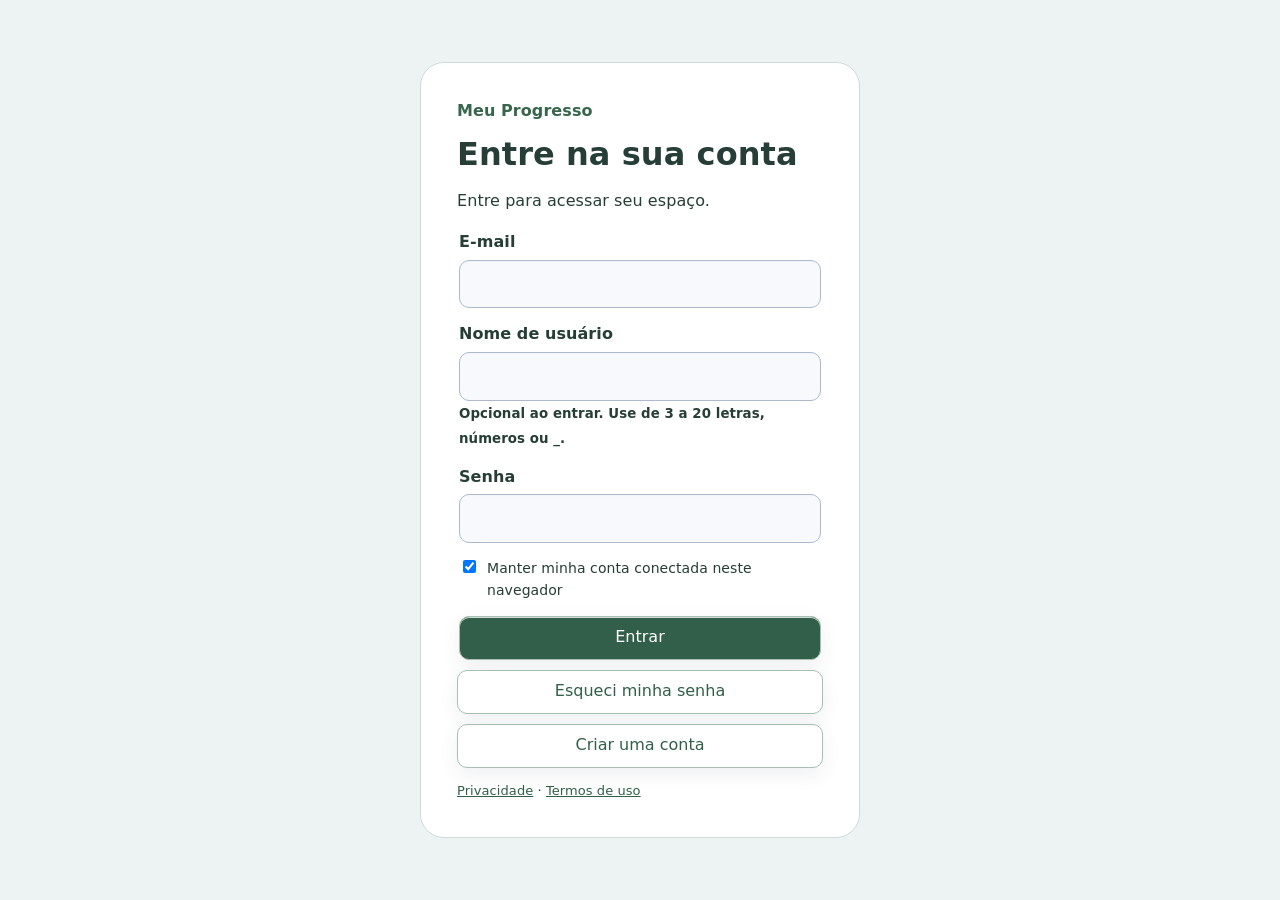
<file: docs/index.html>
<!doctype html>
<html lang="pt-BR">
<head>
<meta charset="utf-8">
<meta http-equiv="Content-Security-Policy" content="default-src 'none'; script-src 'self'; style-src 'self' 'unsafe-inline'; img-src 'self' data: blob:; font-src 'self'; connect-src 'self' https://aydwfcmxegcucmmspvib.supabase.co; worker-src 'self'; manifest-src 'self'; object-src 'none'; base-uri 'none'; form-action 'self'">
<meta name="referrer" content="no-referrer"><meta name="viewport" content="width=device-width, initial-scale=1"><meta name="theme-color" content="#eef2f8"><meta name="description" content="Um espaço pessoal para registrar seus passos, acompanhar metas e cuidar de si no seu ritmo."><meta property="og:title" content="Meu Progresso — no seu ritmo"><meta property="og:description" content="Registre o que fez sentido hoje e acompanhe sua caminhada com cuidado."><meta property="og:type" content="website"><meta property="og:locale" content="pt_BR">
<link rel="manifest" href="manifest.webmanifest"><link rel="icon" href="icon.svg" type="image/svg+xml"><meta name="apple-mobile-web-app-capable" content="yes"><meta name="apple-mobile-web-app-status-bar-style" content="default">
<title>Meu Progresso — Evolução pessoal</title>
<style>
[hidden]{display:none!important}
:root{--bg:#f7f7f4;--paper:#fff;--ink:#1d2824;--muted:#59665d;--line:#e9ece8;--green:#215b45;--lime:#d8f078;--shadow:0 12px 35px #2033290b}
*{box-sizing:border-box}body{margin:0;background:var(--bg);color:var(--ink);font:15px/1.45 Inter,ui-sans-serif,system-ui,-apple-system,"Segoe UI",sans-serif}button,input,select{font:inherit}button{cursor:pointer}
.app{max-width:1440px;margin:auto;min-height:100vh;display:grid;grid-template-columns:244px 1fr}.sidebar{padding:30px 18px;border-right:1px solid var(--line);display:flex;flex-direction:column;gap:42px}.brand{display:flex;align-items:center;gap:11px;padding:0 10px;font-size:17px;font-weight:750;letter-spacing:-.5px}.brand-mark{width:33px;height:33px;background:var(--green);border-radius:11px;display:grid;place-items:center;color:white;font-size:18px}.nav-label{font-size:10px;font-weight:750;letter-spacing:1.4px;color:#59665d;padding:0 12px;margin-bottom:10px}.nav{display:grid;gap:5px}.nav button{border:0;background:none;text-align:left;padding:12px;border-radius:10px;color:#59665d;display:flex;gap:12px;align-items:center;font-weight:550}.nav button.active{background:#e8f0e9;color:var(--green);font-weight:700}.nav-icon{width:20px;text-align:center;font-size:17px}.sidebar-bottom{margin-top:auto}.quote{background:#eef1e8;border-radius:15px;padding:18px;color:#536156;font-size:13px}.quote strong{color:#36483d;display:block;margin-bottom:8px;font-size:12px}.profile{display:flex;align-items:center;gap:11px;padding:18px 8px 0;border-top:1px solid var(--line);margin-top:16px}.avatar{width:36px;height:36px;border-radius:50%;display:grid;place-items:center;background:#edc5a8;color:#654b36;font-weight:750}.profile-name{font-size:13px;font-weight:700}.profile-sub{font-size:11px;color:var(--muted)}
main{padding:30px clamp(22px,4vw,60px) 60px;min-width:0}.topbar{display:flex;justify-content:space-between;align-items:center;margin-bottom:34px}.date{font-size:12px;color:var(--muted)}.top-right{display:flex;align-items:center;gap:12px}.today{font-size:12px;color:var(--muted)}.add-btn{background:var(--green);border:0;color:white;padding:11px 16px;border-radius:10px;font-weight:650;box-shadow:0 4px 12px #215b4525}.add-btn:hover{background:#174b38}.mobile-brand{display:none}.welcome{display:flex;justify-content:space-between;align-items:end;margin-bottom:25px}.eyebrow{font-size:11px;text-transform:uppercase;letter-spacing:1.5px;color:#59665d;font-weight:700}.welcome h1{font-size:clamp(27px,3vw,36px);letter-spacing:-1.3px;line-height:1.12;margin:7px 0}.welcome p{margin:0;color:var(--muted);font-size:14px}.period,.select-small{border:1px solid var(--line);background:white;padding:9px 12px;border-radius:9px;color:#66716a;font-size:12px}.select-small{padding:7px 9px;font-size:11px;color:#59665d}.stats{display:grid;grid-template-columns:repeat(4,1fr);gap:14px;margin-bottom:19px}.stat{padding:18px 19px;background:var(--paper);border:1px solid #eff1ed;border-radius:14px;box-shadow:var(--shadow);min-height:113px}.stat-top{display:flex;justify-content:space-between;align-items:center;color:#59665d;font-size:12px}.stat-icon{width:29px;height:29px;border-radius:9px;background:#f0f2ed;display:grid;place-items:center;font-size:15px}.stat-value{font-size:27px;letter-spacing:-1px;font-weight:750;margin-top:9px}.stat-foot{font-size:11px;color:#59665d;margin-top:1px}
.grid-main{display:grid;grid-template-columns:minmax(0,1.65fr) minmax(250px,.85fr);gap:16px;margin-bottom:17px}.panel{background:white;border:1px solid #eff1ed;border-radius:15px;padding:21px 22px;box-shadow:var(--shadow);min-width:0}.panel-head{display:flex;justify-content:space-between;align-items:start;margin-bottom:17px}.panel-title{font-weight:750;font-size:15px;letter-spacing:-.2px}.panel-sub{font-size:11px;color:#59665d;margin-top:4px}.chart-wrap{height:205px;position:relative}.chart-wrap svg{width:100%;height:100%;overflow:visible}.chart-grid{stroke:#eef0ec;stroke-width:1}.chart-label{font-size:10px;fill:#a0a8a3}.chart-line{fill:none;stroke:var(--green);stroke-width:3;stroke-linecap:round;stroke-linejoin:round}.chart-fill{fill:url(#areaFill)}.chart-dot{fill:white;stroke:var(--green);stroke-width:2.5}.chart-tip{position:absolute;display:none;background:#1d3429;color:white;font-size:10px;padding:6px 9px;border-radius:7px;transform:translate(-50%,-120%);pointer-events:none}.chart-legend{display:flex;gap:17px;color:#59665d;font-size:10px;margin-top:8px}.legend-dot{width:7px;height:7px;background:var(--green);border-radius:50%;display:inline-block;margin-right:5px}
.focus-panel{background:#214d3d;color:#fff;border:0;position:relative;overflow:hidden}.focus-panel:after{content:"";position:absolute;width:190px;height:190px;border:1px solid #ffffff12;border-radius:50%;right:-85px;top:-72px;box-shadow:0 0 0 24px #ffffff08,0 0 0 48px #ffffff05}.focus-panel .panel-sub{color:#b1c5ba}.focus-panel .panel-title{color:#fff}.focus-top{display:flex;justify-content:space-between;position:relative;z-index:1}.focus-icon{font-size:24px}.focus-value{font-size:37px;letter-spacing:-1.7px;font-weight:750;margin:20px 0 0;position:relative;z-index:1}.focus-goal{font-size:12px;color:#c1d4c9;position:relative;z-index:1}.progress{height:6px;background:#ffffff25;border-radius:8px;margin:15px 0 17px;overflow:hidden;position:relative;z-index:1}.progress span{display:block;height:100%;background:var(--lime);border-radius:8px;transition:width .3s}.focus-bottom{display:flex;justify-content:space-between;font-size:11px;color:#d6e1da;position:relative;z-index:1}.sections{display:grid;grid-template-columns:minmax(0,1fr) minmax(270px,.8fr);gap:16px}.areas-panel{padding-bottom:13px}.area-list{display:grid}.area-row{display:grid;grid-template-columns:38px minmax(75px,1fr) 90px 54px;align-items:center;gap:12px;padding:13px 0;border-top:1px solid #f0f1ee}.area-icon{width:36px;height:36px;border-radius:11px;display:grid;place-items:center;font-size:17px}.area-name{font-size:12px;font-weight:700}.area-meta{font-size:10px;color:#59665d;margin-top:3px}.area-bar{height:5px;background:#edf0ec;border-radius:9px;overflow:hidden}.area-bar span{height:100%;display:block;border-radius:8px}.area-pct{text-align:right;font-weight:750;font-size:12px}
.entries{display:grid}.entry{display:flex;gap:11px;padding:11px 0;border-top:1px solid #f0f1ee;align-items:center}.entry-icon{width:32px;height:32px;border-radius:10px;display:grid;place-items:center;background:#f0f3ed;font-size:14px}.entry-copy{min-width:0;flex:1}.entry-title{font-size:11px;font-weight:700;white-space:nowrap;overflow:hidden;text-overflow:ellipsis}.entry-meta{font-size:10px;color:#59665d;margin-top:3px;white-space:nowrap;overflow:hidden;text-overflow:ellipsis}.entry-score{font-size:11px;font-weight:750;color:var(--green);white-space:nowrap}.entry-actions{display:flex;gap:4px}.entry-actions button{border:0;background:transparent;color:#59665d;border-radius:6px;padding:5px;font-size:12px}.entry-actions button:hover{background:#eef3ee;color:var(--green)}.empty{padding:25px 0;text-align:center;color:#59665d;font-size:12px}.toast{position:fixed;bottom:22px;left:50%;transform:translate(-50%,20px);opacity:0;background:#203e31;color:white;padding:11px 16px;border-radius:10px;font-size:12px;transition:.25s;pointer-events:none;box-shadow:var(--shadow);z-index:20}.toast.show{transform:translate(-50%,0);opacity:1}
.modal-backdrop{position:fixed;inset:0;background:#14231b66;display:none;place-items:center;padding:16px;z-index:10}.modal-backdrop.open{display:grid}.modal{width:min(450px,100%);max-height:90vh;overflow:auto;background:white;border-radius:18px;padding:24px;box-shadow:0 24px 70px #12251e30}.modal h2{margin:0;font-size:20px;letter-spacing:-.5px}.modal p{font-size:12px;color:var(--muted);margin:6px 0 20px}.field{display:grid;gap:6px;margin:14px 0}.field label{font-size:11px;color:#647168;font-weight:700}.field input,.field select{width:100%;padding:11px 12px;border:1px solid #e2e8e2;border-radius:9px;background:white;outline:none}.field input:focus,.field select:focus{border-color:#6f9a80;box-shadow:0 0 0 3px #6f9a8018}.field-hint{font-size:10px;color:#59665d}.modal-actions{display:flex;justify-content:flex-end;gap:8px;margin-top:20px}.cancel-btn,.save-btn{border-radius:9px;padding:10px 14px}.cancel-btn{background:white;border:1px solid var(--line);color:#68736c}.save-btn{background:var(--green);border:0;color:white;font-weight:700}.confirm-dialog{width:min(390px,100%);text-align:center;padding:28px 24px}.confirm-mark{width:48px;height:48px;margin:0 auto 14px;border-radius:50%;display:grid;place-items:center;background:#fff0ed;color:#a5483c;font-size:24px;font-weight:700}.confirm-dialog h2{font-size:20px}.confirm-dialog p{font-size:13px;line-height:1.55;margin:9px 0 22px}.confirm-actions{display:flex;justify-content:center;gap:10px}.confirm-delete-btn{border:0;border-radius:9px;padding:10px 16px;background:#a5483c;color:white;font-weight:700}.confirm-delete-btn:hover{background:#87392f}.confirm-approve-btn{border:0;border-radius:9px;padding:10px 16px;background:#36744d;color:white;font-weight:700}.confirm-approve-btn:hover{background:#285b3b}
.about-page{display:grid;gap:16px}.about-hero{padding:30px;background:linear-gradient(120deg,#fff 58%,#edf4e9)}.about-hero h2{font-size:30px;letter-spacing:-1px;margin:8px 0}.about-hero p{max-width:700px;color:#59665d;font-size:14px;margin:0 0 20px}.about-cards{display:grid;grid-template-columns:repeat(2,minmax(0,1fr));gap:14px}.about-cards h3{margin:11px 0 7px;font-size:15px}.about-cards p{font-size:12px;line-height:1.65;color:#59665d;margin:0}.about-number{color:var(--green);font-weight:800;font-size:12px}.about-note{font-size:11px;color:#59665d;padding:0 3px}.mobile-nav{display:none}
.entry-actions{display:flex;gap:4px}.entry-actions button{border:0;background:transparent;color:#59665d;border-radius:6px;padding:5px;font-size:12px}.entry-actions button:hover{background:#eef3ee;color:var(--green)}.field-hint{font-size:10px;color:#59665d}.about-page{display:grid;gap:16px}.about-hero{padding:30px;background:linear-gradient(120deg,#fff 58%,#edf4e9)}.about-hero h2{font-size:30px;letter-spacing:-1px;margin:8px 0}.about-hero p{max-width:700px;color:#59665d;font-size:14px;margin:0 0 20px}.about-cards{display:grid;grid-template-columns:repeat(2,minmax(0,1fr));gap:14px}.about-cards h3{margin:11px 0 7px;font-size:15px}.about-cards p{font-size:12px;line-height:1.65;color:#59665d;margin:0}.about-number{color:var(--green);font-weight:800;font-size:12px}.about-note{font-size:11px;color:#59665d;padding:0 3px}
@media(max-width:980px){.app{grid-template-columns:205px 1fr}.sidebar{padding:25px 13px}.stats{grid-template-columns:repeat(2,1fr)}.grid-main{grid-template-columns:minmax(0,1.4fr) minmax(220px,.8fr)}.sections{grid-template-columns:1fr}.activity-panel{min-height:unset}}
@media(max-width:700px){.app{display:block;padding-bottom:74px}.sidebar{display:none}main{padding:18px 17px 36px}.topbar{margin-bottom:27px}.mobile-brand{display:flex;align-items:center;gap:9px;font-weight:750}.mobile-brand .brand-mark{width:30px;height:30px}.today{display:none}.add-btn{padding:10px 12px}.welcome{align-items:start}.welcome h1{font-size:29px}.welcome p{max-width:255px;font-size:12px}.period{display:none}.stats{gap:10px}.stat{padding:14px;min-height:103px}.stat-value{font-size:24px}.grid-main{grid-template-columns:1fr}.panel{padding:18px}.chart-wrap{height:185px}.focus-panel{min-height:220px}.sections{grid-template-columns:1fr}.area-row{grid-template-columns:36px minmax(60px,1fr) 72px 45px;gap:9px}.mobile-nav{display:flex;position:fixed;bottom:0;left:0;right:0;background:#fff;border-top:1px solid var(--line);padding:8px 8px max(8px,env(safe-area-inset-bottom));justify-content:space-around;z-index:4}.mobile-nav button{border:0;background:none;color:#59665d;display:grid;justify-items:center;gap:3px;font-size:9px;min-width:55px}.mobile-nav button span:first-child{font-size:17px}.mobile-nav button.active{color:var(--green);font-weight:700}}
@media(max-width:700px){.about-cards{grid-template-columns:1fr}.about-hero{padding:22px}.about-hero h2{font-size:25px}.entry-actions{gap:0}.entry-actions button{padding:6px 4px}.mobile-nav{overflow-x:auto}.mobile-nav button{min-width:50px}}
.tip-controls{display:flex;align-items:center;gap:10px;flex-wrap:wrap;margin:18px 0}.tip-controls label{font-size:12px;font-weight:700;color:#536156}.tip-controls select,.location-controls input{padding:10px 12px;border:1px solid var(--line);border-radius:9px;background:#fff;color:var(--ink)}.suggestion{background:#eef4ea;border-left:3px solid #7aab83;border-radius:8px;padding:16px;color:#405747;font-size:15px;max-width:800px}.tip-grid{display:grid;grid-template-columns:repeat(4,1fr);gap:12px}.tip-grid article{padding:14px;border-radius:12px;background:#f8f9f6;display:grid;gap:7px}.tip-grid article span{font-size:20px}.tip-grid strong{font-size:12px}.tip-grid p{font-size:11px;color:#59665d;margin:0}.support-page{display:grid;gap:16px}.support-hero{padding:28px;background:linear-gradient(120deg,#fff,#f4edf1)}.support-hero h2{font-size:28px;letter-spacing:-.8px;margin:8px 0}.support-hero p,.nearby-panel>p{color:#59665d;font-size:13px;line-height:1.7;max-width:800px}.support-cards{display:grid;grid-template-columns:repeat(2,1fr);gap:14px}.support-cards article{display:flex;align-items:flex-start;gap:14px}.support-cards p{font-size:12px;color:#59665d;line-height:1.6;margin:7px 0}.support-cards strong{font-size:14px}.support-icon{width:38px;height:38px;flex:none;border-radius:12px;background:#edf3eb;display:grid;place-items:center;color:var(--green);font-size:19px}.urgent-card .support-icon{background:#fbefeb;color:#a04432}.phone-link{display:inline-block;margin-top:3px;color:var(--green);font-size:13px;font-weight:750}.urgent-card .phone-link{color:#a04432}.location-controls{display:flex;align-items:center;gap:9px;flex-wrap:wrap;margin:16px 0}.location-controls input{min-width:210px;flex:1}.location-controls>span{font-size:11px;color:#59665d}.location-status{font-size:12px;color:#68756d;margin:8px 0}.nearby-links{display:flex;gap:10px;flex-wrap:wrap;margin:12px 0}.nearby-links a{padding:9px 12px;border:1px solid #dfe8de;border-radius:9px;color:var(--green);font-size:12px;font-weight:700;text-decoration:none;background:#f8fbf7}.nearby-links a:hover{background:#eef4ea}.support-disclaimer{font-size:11px;color:#59665d;padding:4px 2px;line-height:1.6}
.account-btn{background:white;border:1px solid var(--line);color:var(--green);padding:10px 13px;border-radius:10px;font-size:12px;font-weight:700;white-space:nowrap}.account-btn:hover{background:#f0f5f0}.auth-message{font-size:12px;line-height:1.5;color:#536156;min-height:18px}.auth-actions{flex-wrap:wrap}.text-button{border:0;background:none;color:#5a765f;font-size:11px;text-decoration:underline;padding:8px 0 0}
.journal-page{display:grid;gap:16px}.journal-hero{padding:26px;background:linear-gradient(120deg,#fff 55%,#edf4e9)}.journal-hero h2{font-size:28px;letter-spacing:-.7px;margin:7px 0}.journal-hero p{max-width:740px;color:#59665d;font-size:13px}.journal-form{display:grid;gap:12px}.journal-form label{display:grid;gap:6px;color:#536156;font-size:12px;font-weight:700}.journal-form input,.journal-form textarea,.journal-form select{font:inherit;padding:11px 12px;border:1px solid #e2e8e2;border-radius:9px;background:white;color:var(--ink);width:100%}.journal-form textarea{min-height:150px;resize:vertical;line-height:1.55}.journal-form .consent{display:flex;align-items:flex-start;gap:9px;font-weight:500;color:#647168;line-height:1.5}.journal-form .consent input{width:auto;margin-top:3px}.journal-actions{display:flex;gap:9px;flex-wrap:wrap}.journal-response{white-space:pre-wrap;line-height:1.7;color:#405747;background:#f5f8f2;border-radius:11px;padding:16px;margin-top:12px}.journal-entry{border-top:1px solid #f0f1ee;padding:14px 0}.journal-entry h3{margin:0;font-size:14px}.journal-entry p{font-size:12px;line-height:1.6;color:#647168;white-space:pre-wrap}.journal-entry small{color:#59665d}.journal-entry-actions{display:flex;gap:8px}.journal-entry-actions button{border:1px solid var(--line);background:#fff;color:var(--green);border-radius:8px;padding:7px 10px;font-size:11px}.journal-privacy{font-size:11px;color:#59665d;line-height:1.65}.journal-status{font-size:12px;color:#536156;min-height:18px}
.care-page,.day-page{display:grid;gap:16px}.care-grid{display:grid;grid-template-columns:repeat(2,minmax(0,1fr));gap:16px}.care-page h2,.day-page h2{margin:5px 0;font-size:27px}.care-page h3,.day-page h3{font-size:15px;margin:0}.care-muted{font-size:12px;color:#59665d;line-height:1.65}.care-form{display:grid;gap:11px}.care-form label{display:grid;gap:6px;font-size:11px;color:#647168;font-weight:700}.care-form input,.care-form select{font:inherit;padding:10px 11px;border:1px solid #e2e8e2;border-radius:9px;background:#fff}.care-row{display:flex;gap:9px;align-items:center;flex-wrap:wrap}.care-list{display:grid;gap:8px;margin-top:13px}.care-item{display:flex;align-items:center;gap:9px;padding:10px;background:#f7f8f5;border-radius:9px;font-size:12px}.care-item span{flex:1}.care-item.done span{text-decoration:line-through;color:#59665d}.care-item button{border:0;background:none;color:#59665d;padding:4px}.care-stat{font-size:27px;font-weight:750;color:var(--green);margin:10px 0}.care-chip{display:inline-flex;background:#edf3eb;color:#42624d;padding:6px 9px;border-radius:99px;margin:4px;font-size:11px}.care-danger{border-color:#f1ded8}.care-danger button{color:#9c493b}.care-note{font-size:10px;color:#59665d}
@media(max-width:700px){.journal-hero{padding:21px}.journal-hero h2{font-size:24px}.journal-actions>*{flex:1}}
@media(max-width:700px){.care-grid{grid-template-columns:1fr}.care-page h2{font-size:24px}}
.access-tools{display:flex;gap:4px;align-items:center}.access-tools button{border:1px solid var(--line);background:#fff;color:var(--green);border-radius:8px;padding:7px 9px;font-size:11px;font-weight:700}.urgent-fab{position:fixed;right:22px;bottom:20px;z-index:8;border:0;border-radius:999px;background:#9b382d;color:#fff;padding:12px 16px;font-weight:750;box-shadow:0 8px 24px #34120e35}.urgent-fab:hover{background:#7d2a22}.reminder-days{display:flex;gap:8px;flex-wrap:wrap;width:100%}.reminder-days label{display:flex;align-items:center;gap:4px;font-size:10px;color:#647168}.reminder-days input{accent-color:var(--green)}body.large-text{font-size:17px}body.large-text .nav button,body.large-text .panel-sub,body.large-text .care-muted,body.large-text .journal-form label,body.large-text .entry-meta,body.large-text .about-cards p,body.large-text .support-cards p{font-size:calc(1em + 2px)!important}body.high-contrast{--bg:#fff;--ink:#101510;--muted:#454d47;--line:#89938b;--green:#10432f;--shadow:0 0 0 transparent}body.high-contrast .panel,body.high-contrast .stat{border:2px solid #59635b}body.high-contrast button,body.high-contrast a,body.high-contrast select,body.high-contrast input,body.high-contrast textarea{outline-color:#111}
@media(max-width:700px){.urgent-fab{right:12px;bottom:80px;padding:10px 12px;font-size:11px}.access-tools{position:fixed;left:12px;bottom:80px;z-index:8;gap:2px;background:#fff;border:1px solid var(--line);padding:4px;border-radius:10px;box-shadow:var(--shadow)}.access-tools button{padding:7px 6px}.top-right .today,.date{display:none}}
body.dark-mode{--bg:#121815;--paper:#1c2520;--ink:#e9f0ea;--muted:#aab6ad;--line:#35423a;--green:#8bc6a0;--lime:#c9e97a;--shadow:0 12px 35px #0005;background:var(--bg);color:var(--ink)}
body.dark-mode .panel,body.dark-mode .stat,body.dark-mode .modal,body.dark-mode .sidebar,body.dark-mode .mobile-nav{background:#1b2420;border-color:#35423a;color:var(--ink)}body.dark-mode .nav button{color:#bdc8c0}body.dark-mode .nav button.active{background:#293c30;color:#b8e3c4}body.dark-mode .nav-label,body.dark-mode .eyebrow,body.dark-mode .date,body.dark-mode .today,body.dark-mode .panel-sub,body.dark-mode .stat-top,body.dark-mode .stat-foot,body.dark-mode .care-muted,body.dark-mode .journal-privacy,body.dark-mode .about-note{color:#a3b1a8}body.dark-mode .quote,body.dark-mode .tip-grid article,body.dark-mode .care-item,body.dark-mode .journal-response,body.dark-mode .suggestion{background:#26332b;color:#d3e1d6}body.dark-mode .quote strong,body.dark-mode .journal-entry p,body.dark-mode .about-cards p,body.dark-mode .support-cards p{color:#c0cec4}body.dark-mode input,body.dark-mode textarea,body.dark-mode select,body.dark-mode .period,body.dark-mode .select-small,body.dark-mode .cancel-btn{background:#202b25;border-color:#46554a;color:#edf3ee}body.dark-mode .access-tools{background:#1b2420;border-color:#35423a}body.dark-mode .access-tools button,body.dark-mode .account-btn,body.dark-mode .journal-entry-actions button{background:#202b25;border-color:#46554a;color:#b8e3c4}body.dark-mode .add-btn{background:#286644;color:#fff}body.dark-mode .about-hero,body.dark-mode .support-hero{background:linear-gradient(120deg,#1b2420,#26332b)}body.dark-mode .area-bar{background:#34423a}body.dark-mode .area-row,body.dark-mode .entry,body.dark-mode .journal-entry{border-color:#35423a}body.dark-mode .area-meta,body.dark-mode .entry-meta,body.dark-mode .journal-entry small,body.dark-mode .care-note{color:#a3b1a8}body.dark-mode .care-chip{background:#293c30;color:#c3e5cd}body.dark-mode .urgent-fab{background:#a83f34;color:white}body.dark-mode .nearby-links a{background:#202b25;border-color:#46554a;color:#b8e3c4}body.dark-mode .focus-panel{background:#183d2d;border-color:#183d2d}body.dark-mode .focus-panel .panel-sub,body.dark-mode .focus-goal{color:#d0e2d5}body.dark-mode .modal-backdrop{background:#0009}
.urgent-widget{position:fixed;right:22px;bottom:20px;z-index:8}.urgent-fab{position:static;display:block;list-style:none;cursor:pointer}.urgent-fab::-webkit-details-marker{display:none}.urgent-fab::marker{content:""}.urgent-panel{position:absolute;right:0;bottom:calc(100% + 12px);width:min(340px,calc(100vw - 24px));padding:18px;background:white;color:var(--ink);border:1px solid var(--line);border-radius:15px;box-shadow:0 16px 45px #13251d30}.urgent-panel strong{display:block;font-size:14px}.urgent-panel p,.urgent-panel small{display:block;color:#68756d;font-size:11px;line-height:1.55}.urgent-link{display:flex;justify-content:space-between;gap:12px;align-items:center;text-decoration:none;color:#7d3028;background:#fff4f1;border:1px solid #f1d9d3;border-radius:10px;padding:11px 12px;margin-top:8px;font-size:12px}.urgent-link b{white-space:nowrap}.urgent-map{display:block;color:var(--green);font-size:11px;font-weight:700;margin:13px 2px 8px}.urgent-panel small{margin:8px 2px 0}.urgent-widget[open] .urgent-fab{background:#7d2a22}
body.dark-mode .urgent-panel{background:#1b2420;border-color:#46554a;color:var(--ink)}body.dark-mode .urgent-panel p,body.dark-mode .urgent-panel small{color:#c0cec4}body.dark-mode .urgent-link{background:#392825;border-color:#68433d;color:#ffd2c8}body.dark-mode .urgent-map{color:#b8e3c4}
@media(max-width:700px){.urgent-widget{right:12px;bottom:80px}}
@media(max-width:980px){.tip-grid{grid-template-columns:repeat(2,1fr)}}@media(max-width:700px){.tip-grid,.support-cards{grid-template-columns:1fr}.support-hero{padding:22px}.support-hero h2{font-size:24px}.mobile-nav{justify-content:flex-start}.mobile-nav button{min-width:55px}.location-controls input{width:100%;flex-basis:100%}.top-right{gap:6px}.account-btn{font-size:10px;padding:9px 8px}.top-right .add-btn{font-size:11px;padding:9px 8px}.today{display:none}}
.community-page{display:grid;gap:16px}.community-hero{padding:28px;background:linear-gradient(120deg,#fff 55%,#edf4e9)}.community-hero h2{font-size:29px;letter-spacing:-.8px;margin:8px 0}.community-hero p{max-width:760px;color:#59665d;font-size:13px;line-height:1.65}.community-safety{padding:12px 14px;border-radius:10px;background:#fbf1e9;color:#6f5745;font-size:12px}.community-safety a{color:#215b45;font-weight:800}.community-columns{display:grid;grid-template-columns:minmax(0,1.5fr) minmax(230px,.7fr);gap:16px;align-items:start}.community-main{display:grid;gap:16px}.community-card{padding:20px}.community-form{display:grid;gap:12px}.community-form label{display:grid;gap:6px;color:#536156;font-size:12px;font-weight:700}.community-form input,.community-form textarea,.community-form select{font:inherit;padding:10px 11px;border:1px solid var(--line);border-radius:9px;background:white;color:var(--ink);width:100%}.community-form textarea{min-height:120px;resize:vertical;line-height:1.55}.community-form-row{display:grid;grid-template-columns:1fr 1fr;gap:12px}.profile-form{grid-template-columns:1fr 110px 1fr auto;align-items:end}.profile-form .community-status{grid-column:1/-1}.community-form .community-check{display:flex;align-items:flex-start;gap:9px;font-weight:500;line-height:1.5}.community-form .community-check input{width:auto;margin-top:3px;flex:none}.community-file small{font-weight:400;color:#59665d}.community-status{min-height:18px;font-size:12px;color:#536156}.community-photo-preview[hidden],.community-check[hidden]{display:none!important}.community-photo-preview{position:relative;display:inline-block;max-width:100%}.community-photo-preview img{display:block;max-width:100%;max-height:240px;object-fit:cover;border-radius:12px}.community-photo-cancel{position:absolute;top:8px;right:8px;width:34px;height:34px;border:0;border-radius:50%;display:grid;place-items:center;background:#1d2824e8;color:#fff;font-size:23px;line-height:1;cursor:pointer;box-shadow:0 2px 8px #0003}.community-photo-cancel:hover{background:#a33838}.community-rules{font-size:12px;color:#59665d;line-height:1.6}.community-rules ul{padding-left:20px}.community-muted{font-size:11px;color:#59665d}.community-feed-filters{margin:14px 0 6px}.community-feed{display:grid;gap:12px}.community-post{border:1px solid var(--line);border-radius:13px;padding:16px;background:#f9faf7}.community-post[data-theme="ocean"]{background:#eef5fa}.community-post[data-theme="sunset"]{background:#fff3ec}.community-post[data-theme="lavender"]{background:#f5f0fa}.community-post-head{display:flex;align-items:center;gap:9px}.community-post-avatar{width:34px;height:34px;border-radius:50%;display:grid;place-items:center;background:#ffffffaa;font-size:18px}.community-post-name{font-size:12px;font-weight:750}.community-post-meta{font-size:10px;color:#59665d}.community-post-body{white-space:pre-wrap;overflow-wrap:anywhere;font-size:13px;line-height:1.65;margin:13px 0}.community-post img{max-width:100%;max-height:340px;object-fit:cover;border-radius:10px}.community-post-tags{display:flex;gap:7px;flex-wrap:wrap}.community-tag{font-size:10px;padding:4px 8px;border-radius:99px;background:#ffffffa8;color:#607067}.community-post-actions{display:flex;justify-content:flex-end;margin-top:10px}.community-post-actions{gap:8px;justify-content:flex-start;flex-wrap:wrap}.community-post-actions button{border:1px solid var(--line);background:#fff;color:#496355;border-radius:8px;padding:7px 10px;font-size:11px;cursor:pointer}.community-post-actions button[data-delete-post]{margin-left:auto;color:#9d4949}.community-post-actions button:disabled{opacity:.55;cursor:wait}.community-post-actions button[aria-pressed="true"]{background:#dcebe1;border-color:#7fa28c;color:#244a35;font-weight:700}body.dark-mode .community-post-actions button[aria-pressed="true"]{background:#293d30;color:#e2f1e5;border-color:#587b62}.community-pending{font-size:10px;font-weight:700;color:#93663b;margin-left:auto}
@media(max-width:900px){.community-columns{grid-template-columns:1fr}.profile-form{grid-template-columns:1fr 100px 1fr}.profile-form button{grid-column:1/-1;justify-self:start}}@media(max-width:700px){.community-hero h2{font-size:25px}.community-form-row{grid-template-columns:1fr}.profile-form{grid-template-columns:1fr 1fr}.profile-form label:first-child{grid-column:1/-1}.community-post{padding:13px}}body.dark-mode .community-post{background:#202b25;border-color:#35423a;color:#edf3ee}body.dark-mode .community-post[data-theme="ocean"]{background:#203039}body.dark-mode .community-post[data-theme="sunset"]{background:#382c27}body.dark-mode .community-post[data-theme="lavender"]{background:#302a38}body.dark-mode .community-post-meta{color:#a3b1a8}body.dark-mode .community-safety{background:#3a3028;color:#eed9c8}.staff-page{display:grid;gap:16px}.staff-tabs{display:flex;gap:8px;flex-wrap:wrap;margin-top:14px}.staff-view[hidden]{display:none!important}\n</style>
<style>.community-review[hidden]{display:none}.community-review-feed{display:grid;gap:12px;margin-top:12px}.community-review-card{border:1px solid var(--line);border-radius:12px;padding:15px;background:#f9faf7}.community-review-card img{display:block;max-width:100%;max-height:420px;object-fit:contain;border-radius:10px;margin:10px 0}.community-review-meta{font-size:11px;color:#59665d}.community-review-actions{display:flex;gap:8px;margin-top:12px}.community-review-actions button{border:1px solid var(--line);border-radius:8px;padding:8px 12px;cursor:pointer}.community-review-approve{background:#e4f0e7;color:#27563b}.community-review-remove{background:#fff0ed;color:#913f36}body.dark-mode .community-review-card{background:#202b25;color:#edf3ee}body.dark-mode .community-review-meta{color:#a3b1a8}.staff-page{display:grid;gap:16px}.staff-tabs{display:flex;gap:8px;flex-wrap:wrap;margin-top:14px}.staff-view[hidden]{display:none!important}\n</style>
<style>.profile-settings{max-width:760px}.profile-settings small{font-size:11px;color:#59665d;line-height:1.5}.profile-form-actions{display:flex;gap:9px;flex-wrap:wrap}.profile-image-previews{display:grid;grid-template-columns:120px 1fr;gap:12px;align-items:center}.profile-avatar-preview{width:112px;height:112px;border-radius:50%;display:grid;place-items:center;background:#edf3eb center/cover no-repeat;border:3px solid var(--paper);box-shadow:0 3px 14px #182b2015;font-size:34px;overflow:hidden}.profile-banner-preview{height:auto;aspect-ratio:8/3;max-width:420px;border-radius:12px;background:#eaf0e8 center/cover no-repeat;display:grid;place-items:center;color:#637166;font-size:12px}.public-profile-card{max-width:880px;margin:20px auto;padding:0 0 26px;overflow:hidden}.public-profile-banner{height:auto;aspect-ratio:8/3;background:#eaf0e8 center/cover no-repeat}.public-profile-heading{display:flex;gap:16px;align-items:end;padding:0 26px;margin-top:-42px;position:relative}.public-profile-avatar{width:104px;height:104px;border-radius:50%;display:grid;place-items:center;background:#edf3eb center/cover no-repeat;border:4px solid var(--paper);box-shadow:0 3px 14px #182b2015;font-size:34px;flex:none}.public-profile-heading h2{margin:4px 0;color:var(--profile-accent,var(--green));overflow-wrap:anywhere}.public-profile-bio{padding:12px 26px;white-space:pre-wrap;line-height:1.7;overflow-wrap:anywhere}.community-post-name a{color:inherit;text-decoration:underline;text-decoration-color:#a4b9aa;text-underline-offset:3px}.community-post-name a:hover{color:var(--green)}body.dark-mode .profile-banner-preview{color:#d8e4da;background-color:#26332b}body.dark-mode .profile-avatar-preview{background-color:#26332b}body.dark-mode .public-profile-banner{background-color:#26332b}body.dark-mode .public-profile-avatar{background-color:#26332b}@media(max-width:600px){.public-profile-banner{height:auto;aspect-ratio:8/3}.public-profile-heading{padding:0 16px;gap:10px}.public-profile-avatar{width:82px;height:82px}.public-profile-heading h2{font-size:22px}.public-profile-bio{padding:10px 16px}.profile-image-previews{grid-template-columns:88px 1fr}.profile-avatar-preview{width:84px;height:84px}.profile-banner-preview{height:auto;aspect-ratio:8/3}}.staff-page{display:grid;gap:16px}.staff-tabs{display:flex;gap:8px;flex-wrap:wrap;margin-top:14px}.staff-view[hidden]{display:none!important}\n</style><style>.public-profile-card[data-theme="ocean"]{background:#eef5fa}.public-profile-card[data-theme="sunset"]{background:#fff3ec}.public-profile-card[data-theme="lavender"]{background:#f5f0fa}body.dark-mode .public-profile-card[data-theme="ocean"]{background:#203039}body.dark-mode .public-profile-card[data-theme="sunset"]{background:#382c27}body.dark-mode .public-profile-card[data-theme="lavender"]{background:#302a38}.profile-clear{margin-top:6px;font-size:10px}body.dark-mode .profile-clear{background:#202b25;color:#b8e3c4;border-color:#46554a}.staff-page{display:grid;gap:16px}.staff-tabs{display:flex;gap:8px;flex-wrap:wrap;margin-top:14px}.staff-view[hidden]{display:none!important}\n</style><style>.profile-settings-page .community-card{border-top:3px solid var(--profile-accent,#527a5b);background:color-mix(in srgb,var(--profile-accent,#527a5b) 5%,var(--paper))}.profile-settings-page .panel-title{color:var(--profile-accent,#527a5b)}.public-profile-card{border-top:4px solid var(--profile-accent,#527a5b);background:color-mix(in srgb,var(--profile-accent,#527a5b) 9%,var(--paper))}.admin-profile-badge[hidden]{display:none}.admin-profile-badge{display:inline-flex;align-items:center;gap:5px;margin-top:7px;padding:5px 9px;border-radius:999px;font-size:10px;font-weight:800;letter-spacing:.02em}.admin-profile-badge[data-rank="1"]{background:#fff1c2;color:#77500a;border:1px solid #e3bd56}.admin-profile-badge[data-rank="2"]{background:#f5e1d1;color:#79421d;border:1px solid #c98d5d}.admin-profile-badge[data-rank="3"]{background:#edf0f3;color:#515b66;border:1px solid #aeb7c1}.profile-crop-modal[hidden]{display:none}.profile-crop-modal{position:fixed;inset:0;z-index:30;background:#101915b8;display:grid;place-items:center;padding:16px}.profile-crop-card{width:min(760px,100%);max-height:94vh;overflow:auto;background:var(--paper);color:var(--ink);border:1px solid var(--line);border-radius:18px;padding:22px;box-shadow:0 20px 70px #0005}.profile-crop-head{display:flex;justify-content:space-between;align-items:start;gap:10px}.profile-crop-head h2{font-size:20px;margin:0 0 6px}.profile-crop-head p{font-size:12px;color:#59665d;margin:0 0 14px}.profile-crop-close{border:0;background:transparent;color:inherit;font-size:24px;cursor:pointer}.profile-crop-canvas-wrap{display:grid;place-items:center;overflow:hidden;background:#1f2923;border-radius:12px;padding:8px}.profile-crop-canvas{display:block;max-width:100%;max-height:52vh;touch-action:none;cursor:grab}.profile-crop-canvas:active{cursor:grabbing}.profile-crop-zoom{display:grid;grid-template-columns:auto 1fr;gap:12px;align-items:center;margin:16px 0;color:#536156;font-size:12px}.profile-crop-zoom input{width:100%}.profile-crop-actions{display:flex;justify-content:flex-end;gap:9px;flex-wrap:wrap}.profile-crop-actions button{border:1px solid var(--line);border-radius:9px;padding:10px 14px;cursor:pointer}.profile-crop-cancel{background:transparent;color:inherit}.profile-crop-apply{background:var(--green);color:white;border-color:var(--green)!important}body.dark-mode .profile-crop-card{background:#1b2420;border-color:#35423a;color:var(--ink)}body.dark-mode .profile-crop-head p,body.dark-mode .profile-crop-zoom{color:#a3b1a8}body.dark-mode .profile-settings-page .community-card,body.dark-mode .public-profile-card{background:color-mix(in srgb,var(--profile-accent,#527a5b) 12%,#1b2420)}@media(max-width:600px){.profile-crop-card{padding:16px}.profile-crop-canvas{max-height:44vh}}.staff-page{display:grid;gap:16px}.staff-tabs{display:flex;gap:8px;flex-wrap:wrap;margin-top:14px}.staff-view[hidden]{display:none!important}\n</style><style>.privacy-nav,.privacy-mobile{color:#59665d;text-decoration:none;border-radius:10px;font-weight:550}.privacy-nav{display:flex;align-items:center;gap:12px;padding:12px;font-size:15px}.privacy-nav:hover,.privacy-mobile:hover{background:#e8f0e9;color:#215b45}.privacy-mobile{display:grid;place-items:center;min-width:55px;font-size:9px}.privacy-inline{display:block;margin:8px 0 12px;font-size:12px;color:#68736c}.privacy-inline a{color:#215b45;font-weight:700}</style><style>
.skip-link{position:fixed;z-index:100;top:-80px;left:12px;padding:12px 16px;background:#174b38;color:#fff;border-radius:8px;font-weight:700}.skip-link:focus{top:12px}
:focus-visible{outline:3px solid #064f37!important;outline-offset:3px!important}body.dark-mode :focus-visible{outline-color:#c3e5cd!important}
::placeholder{color:#59665d!important;opacity:1}
.auth-terms{display:flex;align-items:flex-start;gap:8px;font-size:12px;line-height:1.5;color:#45534a;margin:12px 0}.auth-terms[hidden]{display:none}.auth-terms input{margin-top:4px;flex:none}.auth-terms a,.legal-footer a{color:#174b38;font-weight:700}
.legal-footer{display:flex;gap:12px;flex-wrap:wrap;align-items:center;border-top:1px solid var(--line);padding:22px 0;margin-top:30px;font-size:12px;color:#59665d}.legal-footer a,.legal-footer button{border:0;background:transparent;padding:4px;color:#174b38;font:inherit;font-weight:700;text-decoration:underline;text-underline-offset:3px;cursor:pointer}
.cookie-notice{position:fixed;z-index:25;left:18px;bottom:18px;width:min(620px,calc(100vw - 36px));padding:18px;background:var(--paper);color:var(--ink);border:2px solid var(--green);border-radius:14px;box-shadow:0 12px 40px #0003}.cookie-notice[hidden]{display:none}.cookie-notice h2{font-size:16px;margin:0 0 5px}.cookie-notice p{margin:0 0 10px;font-size:13px;color:#45534a;line-height:1.5}.cookie-notice a{color:#174b38;font-weight:700}.cookie-actions{display:flex;gap:9px;flex-wrap:wrap}.cookie-actions button{border:2px solid #174b38;border-radius:8px;padding:8px 12px;background:#fff;color:#174b38;font-weight:700}.cookie-actions button:first-child{background:#174b38;color:#fff}body.dark-mode .cookie-notice{background:#1b2420;border-color:#b8e3c4;color:#edf3ee}body.dark-mode .cookie-notice p{color:#d3e1d6}body.dark-mode .cookie-notice a{color:#c3e5cd}body.dark-mode .cookie-actions button{background:#202b25;color:#c3e5cd;border-color:#c3e5cd}body.dark-mode .cookie-actions button:first-child{background:#215b45;color:#fff}
@media(max-width:700px){.cookie-notice{left:10px;bottom:80px;width:calc(100vw - 20px);padding:14px}.cookie-actions>*{flex:1}.legal-footer{padding-bottom:8px}}
@media(prefers-reduced-motion:reduce){*,*::before,*::after{scroll-behavior:auto!important;animation-duration:.01ms!important;animation-iteration-count:1!important;transition-duration:.01ms!important}}
</style><link rel="stylesheet" href="editorial.css?v=36">
<style>.demo-notice{padding:12px 20px;background:#e4ecdf;border-bottom:1px solid #c2d0bc;color:#30452f;text-align:center;font:13px/1.6 system-ui}.demo-notice strong{font-weight:700}#accountButton{display:none!important}</style><style> .live-identity{display:grid;gap:6px;border:1px solid #82938b;border-radius:12px;padding:8px 12px;margin:0}#authModal,#communityProfileForm [hidden]{display:none!important}body.entry-locked > :not(#entryGate),#entryGate[hidden]{display:none!important}</style><link rel="stylesheet" href="./entrada.css?v=31"><script src="./entrada.js?v=36" defer></script><style>
.live-post-actions{display:flex;flex-wrap:wrap;gap:8px}
.live-post-actions button[aria-pressed=true]{color:#215542;background:#dcefe4;border-color:#8ab8a0}
.live-comments{margin-top:12px;padding-top:10px;border-top:1px solid #91a69a66}
.live-comments summary{cursor:pointer;padding:8px 0;font-weight:650}
.live-comment{padding:10px 0;border-bottom:1px solid #91a69a44}
.live-comment p{margin:3px 0;white-space:pre-wrap;overflow-wrap:anywhere}
.live-comment-form{display:grid;gap:6px;margin-top:10px}
.live-comment-form textarea{display:block;width:100%;box-sizing:border-box}
.live-comment-form p{margin:0;font-size:.85rem}
.live-comment-form button{justify-self:start}
</style></head>
<body class="entry-locked">
<main id="entryGate" aria-labelledby="accountEntryTitle">
 <div class="entry-card">
  <p class="entry-brand">Meu Progresso</p>
  <h1 id="accountEntryTitle">Entre na sua conta</h1>
  <p id="entryIntro">Entre para acessar seu espaço.</p>
  <p id="entryStatus" role="status" aria-live="polite">Verificando sessão…</p>
  <form id="accountEntryForm" method="post" hidden>
   <fieldset disabled>
    <label id="nameField" hidden>Como quer ser chamado?<input name="displayName" maxlength="60" autocomplete="nickname"></label>
    <label>E-mail<input name="email" type="email" autocomplete="username" required maxlength="254"></label>
    <label id="usernameField">Nome de usuário<input name="username" maxlength="20" pattern="[A-Za-z0-9_]{3,20}" autocomplete="off" autocapitalize="none" spellcheck="false" aria-describedby="usernameHint"><small id="usernameHint">Opcional ao entrar. Use de 3 a 20 letras, números ou _.</small></label>
    <label>Senha<input name="password" type="password" autocomplete="current-password" required maxlength="128"></label>
    <label class="entry-agreement" id="entryTerms" hidden><input name="terms" type="checkbox"> <span>Li e aceito os <a href="./termos.html" target="_blank" rel="noopener">Termos de Uso</a> e li a <a href="./privacidade.html" target="_blank" rel="noopener">Política de Privacidade</a>.</span></label>
    <label class="entry-agreement" id="entryRemember"><input name="remember" type="checkbox" checked> <span>Manter minha conta conectada neste navegador</span></label>
    <button class="entry-submit" type="submit">Entrar</button>
   </fieldset>
  </form>
  <button id="entryForgot" type="button" hidden>Esqueci minha senha</button>
  <form id="entryRecovery" hidden>
    <label>E-mail<input name="email" type="email" autocomplete="email" required></label>
    <button class="entry-submit" type="submit">Enviar link de recuperação</button>
    <button type="button" data-recovery-back>Voltar para entrar</button>
  </form>
  <form id="entryReset" hidden>
    <label>Nova senha<input name="password" type="password" autocomplete="new-password" minlength="8" maxlength="128" required></label>
    <label>Confirme a nova senha<input name="confirmPassword" type="password" autocomplete="new-password" minlength="8" maxlength="128" required></label>
    <button class="entry-submit" type="submit">Salvar nova senha</button>
    <button type="button" data-recovery-back>Voltar para entrar</button>
  </form>
  <style>#entryForgot{width:100%;margin-top:10px;color:#315f49;background:white}#entryRecovery label,#entryReset label{display:block;margin-bottom:14px}#entryRecovery input,#entryReset input{display:block;box-sizing:border-box;width:100%;padding:11px;margin-top:5px;border:1px solid #a9beb2;border-radius:10px;font:inherit}#entryGate [data-recovery-back]{margin-top:10px;width:100%}</style>
  <button id="entryToggle" type="button" hidden>Criar uma conta</button>
  <p class="entry-foot"><a href="./privacidade.html">Privacidade</a> · <a href="./termos.html">Termos de uso</a></p>
  <noscript>Ative o JavaScript para acessar sua conta.</noscript>
 </div>
</main><details class="demo-notice"><summary>Sobre o armazenamento</summary><p>O login usa o Supabase. Metas, diário e check-ins ficam neste navegador. Os relatos em texto da comunidade são publicados após análise automática.</p></details>
<a class="skip-link" href="#mainContent">Pular para o conteúdo principal</a>
<div class="app">
<aside class="sidebar">
 <div class="brand"><span class="brand-mark" aria-hidden="true">mp</span><span>meu <strong>progresso</strong></span></div>
 <div><div class="nav-label">MENU</div><nav class="nav" aria-label="Menu principal"><button class="active" data-page="dashboard"><span class="nav-icon" aria-hidden="true"><svg class="ui-icon" aria-hidden="true" viewBox="0 0 24 24" fill="none" stroke="currentColor" stroke-width="1.65" stroke-linecap="round" stroke-linejoin="round"><rect x="3" y="3" width="7" height="7" rx="2"/><rect x="14" y="3" width="7" height="7" rx="2"/><rect x="3" y="14" width="7" height="7" rx="2"/><rect x="14" y="14" width="7" height="7" rx="2"/></svg></span>Painel</button><button data-page="progress"><span class="nav-icon"><svg class="ui-icon" aria-hidden="true" viewBox="0 0 24 24" fill="none" stroke="currentColor" stroke-width="1.65" stroke-linecap="round" stroke-linejoin="round"><circle cx="12" cy="12" r="9"/><path d="M12 3v9l6 4"/></svg></span>Meu progresso</button><button data-page="day"><span class="nav-icon"><svg class="ui-icon" aria-hidden="true" viewBox="0 0 24 24" fill="none" stroke="currentColor" stroke-width="1.65" stroke-linecap="round" stroke-linejoin="round"><path d="M12 3v2m0 14v2M3 12h2m14 0h2M5.6 5.6 7 7m10 10 1.4 1.4M5.6 18.4 7 17M17 7l1.4-1.4"/><circle cx="12" cy="12" r="4"/></svg></span>Meu dia</button><button data-page="community"><span class="nav-icon"><svg class="ui-icon" aria-hidden="true" viewBox="0 0 24 24" fill="none" stroke="currentColor" stroke-width="1.65" stroke-linecap="round" stroke-linejoin="round"><path d="M21 11.5a8.3 8.3 0 0 1-.9 3.8 8.5 8.5 0 0 1-7.6 4.7 8.3 8.3 0 0 1-3.8-.9L3 21l1.9-5.7a8.3 8.3 0 0 1-.9-3.8 8.5 8.5 0 0 1 4.7-7.6 8.3 8.3 0 0 1 3.8-.9h.5a8.5 8.5 0 0 1 8 8v.5Z"/></svg></span>Comunidade</button><button data-page="staff" id="staffNav" hidden><span class="nav-icon"><svg class="ui-icon" aria-hidden="true" viewBox="0 0 24 24" fill="none" stroke="currentColor" stroke-width="1.65" stroke-linecap="round" stroke-linejoin="round"><path d="M12 3 3 7v5c0 5 9 9 9 9s9-4 9-9V7l-9-4Z"/><path d="m8 12 3 3 5-6"/></svg></span>Equipe</button><button data-page="myProfile"><span class="nav-icon"><svg class="ui-icon" aria-hidden="true" viewBox="0 0 24 24" fill="none" stroke="currentColor" stroke-width="1.65" stroke-linecap="round" stroke-linejoin="round"><circle cx="12" cy="8" r="4"/><path d="M4 21v-2a8 8 0 0 1 16 0v2"/></svg></span>Meu perfil</button><button data-page="reports"><span class="nav-icon"><svg class="ui-icon" aria-hidden="true" viewBox="0 0 24 24" fill="none" stroke="currentColor" stroke-width="1.65" stroke-linecap="round" stroke-linejoin="round"><path d="M4 3v18h17M9 17v-5m5 5V7m5 10V4"/></svg></span>Relatórios</button><button data-page="tips"><span class="nav-icon"><svg class="ui-icon" aria-hidden="true" viewBox="0 0 24 24" fill="none" stroke="currentColor" stroke-width="1.65" stroke-linecap="round" stroke-linejoin="round"><path d="M9 18h6m-5 3h4M8 14a6 6 0 1 1 8 0c-1 1-1 2-1 2H9s0-1-1-2Z"/></svg></span>Dicas do dia</button><button data-page="support"><span class="nav-icon"><svg class="ui-icon" aria-hidden="true" viewBox="0 0 24 24" fill="none" stroke="currentColor" stroke-width="1.65" stroke-linecap="round" stroke-linejoin="round"><path d="M20.8 4.6a5.5 5.5 0 0 0-7.8 0L12 5.7l-1.1-1.1a5.5 5.5 0 0 0-7.8 7.8L12 21l8.8-8.6a5.5 5.5 0 0 0 0-7.8Z"/></svg></span>Saúde mental</button><button data-page="about"><span class="nav-icon"><svg class="ui-icon" aria-hidden="true" viewBox="0 0 24 24" fill="none" stroke="currentColor" stroke-width="1.65" stroke-linecap="round" stroke-linejoin="round"><circle cx="12" cy="12" r="9"/><path d="M12 11v6m0-10h.01"/></svg></span>Como funciona</button><a class="privacy-nav" href="privacidade.html">⌑ &nbsp;Privacidade</a><button data-page="evolution"><span class="nav-icon" aria-hidden="true"><svg class="ui-icon" viewBox="0 0 24 24" fill="none" stroke="currentColor" stroke-width="1.65" stroke-linecap="round" stroke-linejoin="round"><path d="M3 17l6-6 4 4 8-9"/><path d="M15 6h6v6"/></svg></span>Sua evolução</button></nav></div>
 <div class="sidebar-bottom"><div class="quote"><strong>✦ &nbsp;LEMBRETE DO DIA</strong>Pequenos passos, todos os dias, levam longe.</div><div class="profile"><div class="avatar">V</div><div><div class="profile-name">Meu espaço</div><div class="profile-sub">Sua jornada, no seu ritmo</div></div></div></div>
</aside>
<main id="mainContent" tabindex="-1">
 <div class="topbar"><div class="mobile-brand"><span class="brand-mark" aria-hidden="true">mp</span><span>meu <strong>progresso</strong></span></div><div class="date" id="dateLabel"></div><div class="top-right"><span class="today">O seu ritmo, hoje.</span><div class="access-tools" role="group" aria-label="Acessibilidade e aparência"><button type="button" id="fontDown" class="access-tool" aria-label="Diminuir tamanho do texto" title="Diminuir tamanho do texto"><span aria-hidden="true">A</span><small aria-hidden="true">−</small></button><button type="button" id="fontUp" class="access-tool" aria-label="Aumentar tamanho do texto" title="Aumentar tamanho do texto"><span aria-hidden="true">A</span><small aria-hidden="true">+</small></button><button type="button" id="contrastToggle" class="access-tool contrast-tool" aria-label="Alternar alto contraste" title="Alternar alto contraste" aria-pressed="false"><svg aria-hidden="true" viewBox="0 0 24 24"><circle cx="12" cy="12" r="8.5"/><path d="M12 3.5a8.5 8.5 0 0 0 0 17z"/></svg></button><button type="button" id="themeToggle" class="access-tool theme-tool" aria-label="Ativar modo noturno" title="Ativar modo noturno" aria-pressed="false"><svg aria-hidden="true" viewBox="0 0 24 24"><path d="M20.2 15.1A8.4 8.4 0 0 1 8.9 3.8 8.6 8.6 0 1 0 20.2 15.1Z"/></svg></button></div><button class="account-btn" id="accountButton" hidden></button><button class="account-btn" id="entryLogout" type="button">Sair</button><button class="add-btn" id="openModal"><svg class="ui-icon" viewBox="0 0 24 24" fill="none" stroke="currentColor" stroke-width="1.8" aria-hidden="true"><path d="M12 5v14M5 12h14"/></svg> Novo registro</button></div></div>
 <section class="welcome" data-section="dashboard progress"><div><div class="eyebrow">UM OLHAR SOBRE SUA CAMINHADA</div><h1 id="pageTitle">Hoje conta, do seu jeito.</h1><p id="pageSubtitle">Registre o que fez sentido para você e acompanhe seus passos sem comparar sua história com a de ninguém.</p></div><select class="period" id="period"><option value="week">Esta semana</option><option value="month">Este mês</option><option value="all">Todo o período</option></select></section>
 <section class="stats" id="stats" data-section="dashboard reports"></section>
 <section class="grid-main" data-section="dashboard reports"><div class="panel"><div class="panel-head"><div><div class="panel-title">Sua evolução</div><div class="panel-sub">Pontos de progresso registrados</div></div><div class="period-picker"><button type="button" class="select-small period-trigger" id="chartPeriodTrigger" aria-haspopup="menu" aria-expanded="false" aria-controls="chartPeriodMenu"><span id="chartPeriodLabel">Últimos 7 dias</span><svg aria-hidden="true" viewBox="0 0 16 16"><path d="m4 6 4 4 4-4"/></svg></button><div class="period-menu" id="chartPeriodMenu" role="menu" aria-label="Período do gráfico" hidden><button type="button" role="menuitemradio" aria-checked="true" data-period="week">Últimos 7 dias</button><button type="button" role="menuitemradio" aria-checked="false" data-period="month">Últimas 4 semanas</button></div><select id="chartPeriod" aria-hidden="true" tabindex="-1" hidden><option value="week">Últimos 7 dias</option><option value="month">Últimas 4 semanas</option></select></div></div><div class="chart-wrap"><div class="chart-tip" id="chartTip"></div><svg id="chart" viewBox="0 0 600 210" preserveAspectRatio="none" role="img" aria-label="Gráfico de evolução dos pontos por dia"></svg></div><div class="chart-legend"><span><i class="legend-dot"></i>Progresso registrado</span></div></div>
 <div class="panel focus-panel" data-section="dashboard reports"><div class="focus-top"><div><div class="panel-title">Foco da semana</div><div class="panel-sub">Consistência é o caminho</div></div><div class="focus-icon"><svg class="ui-icon" viewBox="0 0 24 24" fill="none" stroke="currentColor" stroke-width="1.65" aria-hidden="true"><circle cx="12" cy="12" r="9"/><circle cx="12" cy="12" r="5"/><circle cx="12" cy="12" r="1"/></svg></div></div><div class="focus-value" id="focusValue">0 <small style="font-size:14px;font-weight:500;letter-spacing:0">/ 5 dias</small></div><div class="focus-goal">dias com pelo menos um registro</div><div class="progress"><span id="focusProgress" style="width:0%"></span></div><div class="focus-bottom"><span id="focusMessage">Vamos começar?</span><span id="focusPct">0%</span></div></div></section>
 <section class="panel month-summary" data-section="dashboard progress">
<div><h2 class="panel-title">Meta do mês</h2><p class="panel-sub" id="monthGoalSummary">Acompanhe sua meta dia a dia.</p></div>
<button type="button" class="select-small" id="openMonthGoal">Abrir meta</button>
</section>
<section class="sections" data-section="dashboard progress"><div class="panel areas-panel" data-section="dashboard progress"><div class="panel-head"><div><div class="panel-title">Minhas áreas</div><div class="panel-sub">Metas que você está cultivando</div></div><button class="select-small" id="addArea">＋ Nova área</button></div><div class="area-list" id="areas"></div></div><div class="panel activity-panel" data-section="dashboard progress"><div class="panel-head"><div><div class="panel-title">Atividade recente</div><div class="panel-sub">Seus últimos passos</div></div><button class="select-small" id="seeAll">Ver tudo</button></div><div class="entries" id="entries"></div></div></section>
 <section class="about-page" data-section="about" hidden><div class="panel about-hero"><div class="eyebrow">SEU ESPAÇO DE CRESCIMENTO</div><h2>Progresso real, no seu ritmo.</h2><p>Este site ajuda você a registrar o que fez em cada dia e enxergar sua evolução ao longo do tempo. Escolha as áreas importantes para você, anote suas ações e acompanhe o caminho até suas metas.</p><button class="add-btn" type="button" id="aboutAddEntry">＋ &nbsp;Registrar o que fiz hoje</button></div><div class="about-cards"><article class="panel"><span class="about-number">01</span><h3>Crie suas áreas</h3><p>Use “Meu progresso” para acompanhar, por exemplo, estudos, saúde, carreira, hobbies ou qualquer objetivo seu. Cada área tem uma meta de pontos.</p></article><article class="panel"><span class="about-number">02</span><h3>Registre o seu dia</h3><p>Clique em “Novo registro”, escolha a área, conte o que fez, selecione a data e dê pontos para o esforço. Você pode corrigir o registro depois.</p></article><article class="panel"><span class="about-number">03</span><h3>Entenda os pontos</h3><p>Pontos são uma medida simples de esforço, não uma nota nem uma competição. Como referência: 1 ponto para um pequeno passo, 2–3 para uma sessão ou tarefa concluída, e 4–5 para um esforço maior. Use o mesmo critério ao longo do tempo.</p></article><article class="panel"><span class="about-number">04</span><h3>Acompanhe sua evolução</h3><p>O painel soma seus pontos, mostra dias ativos e desenha o progresso. As metas por área mostram quanto você já avançou em relação ao objetivo que definiu.</p></article></div><div class="about-note">Seus registros ficam salvos neste navegador. Os dados não são enviados para uma conta ou servidor.</div></section>
 <section class="profile-settings-page" data-section="myProfile" hidden><div class="panel journal-hero"><div class="eyebrow">SEU ESPAÇO, DO SEU JEITO</div><h2>Meu perfil</h2><p class="care-muted">Personalize sua página e escolha o que compartilhar com a comunidade.</p><div id="ownProfileAdminBadge" class="admin-profile-badge" hidden></div></div><article class="panel community-card"><div class="panel-title">Seu perfil da comunidade</div><p class="panel-sub">Salve seu apelido, descrição e estilo para sua conta neste navegador. A publicação do perfil e o envio de imagens estão indisponíveis nesta versão.</p><form id="communityProfileForm" class="community-form profile-settings"><label>Nome de usuário<input id="communityUsername" maxlength="20" minlength="3" pattern="[A-Za-z0-9_]{3,20}" placeholder="ex.: passos_com_calma" autocomplete="off"><small>3 a 20 letras, números ou _ . </small></label><label>Como quer ser chamado?<input id="communityAlias" maxlength="32" value="Pessoa da comunidade" required></label><label>Sobre você (opcional)<textarea id="communityBio" maxlength="240" placeholder="Conte um pouco sobre você, sem incluir dados pessoais sensíveis."></textarea></label><div class="community-form-row"><label>Símbolo de reserva<select id="communityEmoji"><option>🌿</option><option>🌱</option><option>🌻</option><option>☀️</option><option>🌙</option><option>🪷</option><option>⭐</option><option>💛</option></select></label><label>Estilo da página<select id="communityTheme"><option value="sage">Verde tranquilo</option><option value="ocean">Azul calmo</option><option value="sunset">Pôr do sol</option><option value="lavender">Lavanda</option></select></label><label>Cor principal do perfil<input id="communityAccent" type="color" value="#527a5b" aria-label="Escolha a cor principal do perfil"><small>Ela colore suavemente a tela do perfil.</small></label></div><div class="community-form-row" hidden><label>Foto de perfil (JPG, PNG ou WebP, até 2 MB)<input id="communityAvatarFile" type="file" accept="image/jpeg,image/png,image/webp"></label><label>Banner da página (JPG, PNG ou WebP, até 4 MB)<input id="communityBannerFile" type="file" accept="image/jpeg,image/png,image/webp"></label></div><div class="profile-image-previews" hidden><div><div id="communityAvatarPreview" class="profile-avatar-preview" role="img" aria-label="Prévia da foto de perfil" aria-live="polite">🌿</div><button class="select-small profile-clear" type="button" data-profile-remove="avatar">Remover foto</button></div><div><div id="communityBannerPreview" class="profile-banner-preview" role="img" aria-label="Prévia do banner do perfil">Seu banner aparece aqui</div><button class="select-small profile-clear" type="button" data-profile-remove="banner">Remover banner</button></div></div><div class="community-form-row" hidden><label class="community-check"><input id="communityProfilePublic" type="checkbox"> Tornar meu perfil público</label><label class="community-check"><input id="communityProfilePosts" type="checkbox"> Permitir link para meu perfil nos relatos que eu publicar sem anonimato</label></div><label class="community-check" id="profilePublicationConsentWrap" hidden><input id="profilePublicationConsent" type="checkbox"> Confirmo que as informações escolhidas no perfil ficarão visíveis publicamente pelo link do perfil.</label><div class="profile-form-actions"><button class="select-small" type="submit">Salvar meu perfil</button><button class="select-small" id="copyCommunityProfileLink" type="button" hidden>Copiar link do perfil</button></div><div class="community-status" id="communityProfileStatus" aria-live="polite"></div></form></article></section><section class="community-public-profile" data-section="profile" hidden><div class="panel public-profile-card"><div class="public-profile-banner" id="publicProfileBanner"></div><div class="public-profile-heading"><div class="public-profile-avatar" id="publicProfileAvatar">🌿</div><div><div class="eyebrow">PERFIL DA COMUNIDADE</div><h2 id="publicProfileName">Carregando perfil…</h2><div id="publicProfileHandle" class="community-muted"></div><div id="publicProfileAdminBadge" class="admin-profile-badge" hidden></div></div></div><p id="publicProfileBio" class="public-profile-bio"></p><div class="community-status" id="publicProfileStatus" aria-live="polite"></div><button class="select-small" type="button" id="returnCommunity">Voltar à comunidade</button></div></section> <section class="community-page" data-section="community" hidden>
<div class="panel community-hero"><div class="eyebrow">UM MURAL PARA COMPARTILHAR COM CUIDADO</div><h2>Você não está só.</h2><p>Conte como foi seu dia, leia relatos de outras pessoas e compartilhe do seu jeito. Seu relato fica anônimo por padrão e só aparece depois de uma revisão.</p><div class="community-safety">Este mural não é atendimento de emergência. Em perigo imediato, ligue para o SAMU <a href="tel:192">192</a>. Para conversar, ligue para o CVV <a href="tel:188">188</a>.</div></div>
<div class="community-columns"><div class="community-main">

 <article class="panel community-card"><div class="panel-title">Como foi o seu dia?</div><p class="panel-sub">Compartilhar é opcional. Você escolhe o que conta.</p><p class="privacy-inline">Contas com e-mail confirmado podem enviar até 3 tentativas por dia; o limite também conta relatos bloqueados pela análise automática.</p><form id="communityForm" class="community-form"><label>Seu relato<textarea id="communityBody" maxlength="1200" required placeholder="Escreva só o que se sentir à vontade para compartilhar..."></textarea></label><label>Assunto do relato<select id="communityTopic"><option value="dia-a-dia">Meu dia a dia</option><option value="pequena-vitoria">Pequena vitória</option><option value="dia-dificil">Dia difícil</option><option value="quero-desabafar">Quero desabafar</option><option value="rotina">Rotina e autocuidado</option></select></label><div class="community-form-row"><label>Como você está? <span class="field-hint">(opcional)</span><select id="communityMood"><option value="">Prefiro não dizer</option><option value="bem">Bem</option><option value="mais-ou-menos">Mais ou menos</option><option value="ansioso">Ansioso(a)</option><option value="triste">Triste</option><option value="cansado">Cansado(a)</option></select></label><label>Cidade ou região ampla (opcional)<input id="communityCity" maxlength="80" autocomplete="address-level2" placeholder="Ex.: Campinas"><small>Não informe endereço ou localização exata.</small></label></div><label class="community-file">Foto (opcional)<input type="file" id="communityPhoto" accept="image/jpeg,image/png,image/webp"><small>JPG, PNG ou WebP, até 4 MB. Antes do envio, a foto é convertida para WebP para remover metadados como localização. Não envie fotos de menores, íntimas, sexualizadas ou violentas; a análise automática pode errar.</small></label><div id="communityPhotoPreview" class="community-photo-preview" hidden></div><label id="communityPhotoConsentWrap" class="community-check" hidden><input type="checkbox" id="communityPhotoConsent"> Confirmo que a foto não mostra menores, nudez, violência nem pessoas sem autorização.</label><label class="community-check"><input type="checkbox" id="communityAnonymous" checked> Compartilhar anonimamente</label><label class="community-check"><input type="checkbox" id="communityConsent" required> Autorizo enviar meu relato e os dados opcionais escolhidos para análise automática e revisão humana; se aprovado, ele poderá ser exibido conforme minha opção de anonimato. Não incluirei endereço, telefone ou dados que identifiquem alguém. Sei que o texto e a foto serão enviados à OpenAI para análise automática antes da revisão humana.</label><p class="privacy-inline">Leia a <a href="privacidade.html" target="_blank" rel="noopener noreferrer">Política de Privacidade</a>.</p><button class="add-btn" id="communitySubmit" type="submit">Enviar para revisão</button><div class="community-status" id="communityStatus" aria-live="polite"></div></form></article>
</div><aside class="panel community-card community-rules"><div class="panel-title">Um espaço acolhedor</div><p>Publicações passam por revisão antes de aparecer no mural.</p><ul><li>Respeite as experiências de cada pessoa.</li><li>Não publique nomes, endereços ou contatos.</li><li>Não envie fotos de menores, íntimas, sexualizadas ou violentas.</li><li>Não compartilhe fotos de outras pessoas sem autorização.</li><li>Este mural não oferece atendimento profissional ou de emergência.</li></ul><p class="community-muted">Neste primeiro formato não há comentários nem mensagens privadas. Você pode denunciar uma publicação inadequada.</p></aside></div>
<div class="panel community-card"><div class="panel-head"><div><div class="panel-title">Relatos da comunidade</div><div class="panel-sub">Publicações aprovadas e relatos aguardando revisão</div></div><button class="select-small" id="communityRefresh" type="button">Atualizar</button></div><div class="community-form-row community-feed-filters"><label>Tema<select id="communityFilterTopic"><option value="">Todos os temas</option><option value="dia-a-dia">Meu dia a dia</option><option value="pequena-vitoria">Pequena vitória</option><option value="dia-dificil">Dia difícil</option><option value="quero-desabafar">Quero desabafar</option><option value="rotina">Rotina e autocuidado</option></select></label><label>Sentimento<select id="communityFilterMood"><option value="">Todos</option><option value="bem">Bem</option><option value="mais-ou-menos">Mais ou menos</option><option value="ansioso">Ansioso(a)</option><option value="triste">Triste</option><option value="cansado">Cansado(a)</option></select></label></div><div id="communityFeed" class="community-feed"><div class="empty">Carregando relatos...</div></div></div>
</section><section class="tips-page" data-section="tips" hidden><div class="panel about-hero"><div class="eyebrow">IDEIAS PEQUENAS E POSSÍVEIS</div><h2>Uma sugestão para o seu momento</h2><p>Escolha como está se sentindo e veja uma ideia simples. Você pode adaptar ou ignorar: não existe obrigação de cumprir tudo.</p><div class="tip-controls"><label for="moodSelect">Hoje eu estou...</label><select id="moodSelect"><option value="cansado">com pouca energia</option><option value="ansioso">ansioso ou sobrecarregado</option><option value="desanimado">desanimado</option><option value="bem">razoavelmente bem</option></select><button type="button" class="add-btn" id="newTip">Me dê uma ideia</button></div><div class="suggestion" id="suggestion" aria-live="polite">Escolha uma opção e peça uma sugestão.</div></div><div class="panel"><div class="panel-title">Ideias para experimentar</div><div class="tip-grid"><article><span>🌿</span><strong>Corpo</strong><p>Beber um copo d’água, alongar por dois minutos ou dar uma volta curta.</p></article><article><span>🧹</span><strong>Rotina</strong><p>Escolher uma tarefa pequena e fazê-la por apenas cinco minutos.</p></article><article><span>💬</span><strong>Conexão</strong><p>Mandar uma mensagem simples para alguém com quem você se sente seguro.</p></article><article><span>🌙</span><strong>Pausa</strong><p>Fazer uma pausa sem tela, respirar com calma e perceber o que ajudaria agora.</p></article></div></div></section>
 <section class="support-page" data-section="support" hidden><div class="panel support-hero"><div class="eyebrow">VOCÊ NÃO PRECISA PASSAR POR ISSO SOZINHO</div><h2>Buscar apoio é um passo importante.</h2><p>Tristeza persistente, ansiedade e sofrimento emocional merecem atenção. Uma UBS pode ser um primeiro lugar para conversar; os CAPS oferecem atendimento público em saúde mental. Você pode procurar orientação sem precisar resolver tudo de uma vez.</p></div><div class="support-cards"><article class="panel emergency-card"><span class="support-icon">☎</span><div><strong>Precisa conversar agora?</strong><p>O CVV oferece apoio emocional gratuito e sigiloso, 24 horas por dia.</p><a href="tel:188" class="phone-link">Ligar para 188</a></div></article><article class="panel urgent-card"><span class="support-icon">✚</span><div><strong>Risco imediato ou emergência?</strong><p>Se você ou alguém está em perigo imediato, ligue para o SAMU ou vá a uma UPA/pronto-socorro.</p><a href="tel:192" class="phone-link">Ligar para 192 — SAMU</a></div></article></div><div class="panel nearby-panel"><div class="panel-title">Encontre atendimento perto de você</div><p class="panel-sub nearby-copy">Com sua autorização, use sua localização para abrir uma busca por UBS ou CAPS próximos. A localização só é usada para montar a busca; o mapa abre em outro site.</p><div class="location-controls"><button class="add-btn" type="button" id="useLocation">Usar minha localização</button><span>ou</span><input id="regionInput" placeholder="Digite cidade, bairro ou CEP" aria-label="Cidade, bairro ou CEP"><button type="button" class="select-small" id="searchRegion">Buscar região</button></div><div class="location-status" id="locationStatus" aria-live="polite"></div><div class="nearby-links" id="nearbyLinks" hidden></div><p class="about-note">O SUS orienta procurar a UBS da região ou a Secretaria Municipal de Saúde para confirmar o CAPS de referência e o telefone atualizado.</p></div><div class="support-disclaimer">Este site oferece informações gerais; não faz diagnóstico nem substitui profissionais de saúde. Se puder, conte a alguém de confiança como você está se sentindo. <br>Informações oficiais: <a href="https://www.gov.br/saude/pt-br/assuntos/saude-de-a-a-z/s/suicidio-prevencao/suicidio-prevencao" target="_blank" rel="noopener noreferrer">apoio emocional e prevenção</a> · <a href="https://www.gov.br/saude/pt-br/composicao/saes/desmad/raps/caps/caps" target="_blank" rel="noopener noreferrer">CAPS e atendimento pelo SUS</a>.</div></section>
 <section class="journal-page" data-section="journal" hidden><div class="panel journal-hero"><div class="eyebrow">UM ESPAÇO SEU</div><h2>Como foi o seu dia?</h2><p>Escreva no seu ritmo. Você pode guardar suas anotações para si ou, se quiser, pedir uma resposta acolhedora da IA. Ela não substitui apoio profissional.</p><div class="care-row" style="justify-content:flex-end;margin-bottom:10px"><button type="button" class="select-small" id="toggleJournalPrivacy" aria-pressed="false">Ocultar diário</button></div><div class="journal-privacy" id="journalHiddenNotice" hidden>Diário oculto na tela. Use “Mostrar diário” para voltar a visualizar. Isso protege contra olhares na tela, mas não criptografa os dados salvos.</div><p class="care-muted">Use dados fictícios nesta demonstração. As anotações ficam neste navegador e podem ser acessadas por quem usa o mesmo perfil do navegador.</p><form class="journal-form" id="journalForm"><label>Data<input type="date" id="journalDate" required></label><label>Título (opcional)<input type="text" id="journalTitle" maxlength="80" placeholder="Uma palavra ou frase para este dia"></label><label>O que você gostaria de contar?<textarea id="journalText" maxlength="3000" required placeholder="Pode escrever sobre algo bom, difícil ou simplesmente sobre como está se sentindo..."></textarea></label><label class="consent"><input type="checkbox" id="journalStorageConsent"> Autorizo guardar esta anotação neste navegador e, se eu entrar, sincronizá-la com minha conta. O diário pode conter informações sensíveis; posso apagar os dados em “Seus dados”.</label><label>Que tipo de resposta ajudaria?<select id="journalStyle"><option value="acolhimento">Quero ser ouvido com acolhimento</option><option value="reflexao">Quero refletir sobre o que aconteceu</option><option value="passo">Quero pensar em um próximo passo pequeno</option></select></label><label class="consent"><input type="checkbox" id="journalConsent"> Ao marcar, autorizo enviar este texto à IA somente quando eu pedir uma resposta. Não vou incluir dados que identifiquem a mim ou a outras pessoas.</label><p class="privacy-inline">Leia a <a href="privacidade.html" target="_blank" rel="noopener noreferrer">Política de Privacidade</a>.</p><div class="journal-actions"><button class="add-btn" type="submit" id="journalSave">Guardar no diário</button><button class="select-small" type="button" id="journalAsk">Guardar e pedir resposta da IA</button></div><div class="journal-status" id="journalStatus" aria-live="polite"></div><div class="journal-response" id="journalResponse" hidden></div></form></div><div class="panel"><div class="panel-head"><div><div class="panel-title">Seus dias</div><div class="panel-sub">Anotações guardadas neste navegador ou na sua conta</div></div></div><div id="journalEntries"></div></div><div class="journal-privacy">Privacidade: sem uma conta conectada, as anotações ficam apenas neste navegador. Com conta configurada, ficam associadas à sua conta. O texto só é enviado à IA quando você marca a autorização e pede uma resposta. A IA pode errar, não faz diagnóstico e não substitui um profissional. Se estiver em perigo imediato, ligue para o SAMU (192); para conversar, ligue para o CVV (188).</div></section>
 <section class="care-page" data-section="care" hidden><div class="panel journal-hero"><div class="eyebrow">CUIDAR DE VOCÊ TAMBÉM É PROGRESSO</div><h2>Pequenos passos, sem cobrança.</h2><p class="care-muted">Use o que fizer sentido para você. Não é uma lista de obrigações: descansar também pode ser o passo de hoje.</p></div><div class="care-grid"><article class="panel"><div class="panel-title">Check-in de hoje</div><p class="care-muted">Como você está se sentindo? Não existe resposta certa.</p><p class="care-muted">Use dados fictícios. Seus check-ins ficam salvos neste navegador.</p><form class="care-form" id="checkinForm"><label>Meu humor<select id="checkMood"><option value="bem">🙂 Bem</option><option value="mais-ou-menos">😐 Mais ou menos</option><option value="ansioso">😟 Ansioso(a)</option><option value="triste">😔 Triste</option><option value="cansado">😴 Cansado(a)</option></select></label><label>Minha energia hoje<select id="checkEnergy"><option value="1">1 · bem baixa</option><option value="2">2 · baixa</option><option value="3" selected>3 · média</option><option value="4">4 · boa</option><option value="5">5 · alta</option></select></label><label class="consent"><input type="checkbox" id="checkinDataConsent"> Autorizo salvar este check-in de humor e energia neste navegador e, se eu entrar, sincronizá-lo com minha conta. Posso apagar os dados em “Seus dados”.</label><p class="privacy-inline">Leia a <a href="privacidade.html" target="_blank" rel="noopener noreferrer">Política de Privacidade</a>.</p><button class="add-btn" type="submit">Guardar check-in</button><div id="checkinStatus" class="journal-status" aria-live="polite"></div></form></article><article class="panel"><div class="panel-title">Uma meta pequena</div><p class="care-muted">Escolha algo simples e possível para hoje.</p><form class="care-row" id="goalForm"><input id="goalText" maxlength="100" placeholder="Ex.: caminhar por 5 minutos" required style="flex:1;min-width:160px;padding:10px;border:1px solid var(--line);border-radius:9px"><button class="add-btn" type="submit">Adicionar</button></form><div class="care-list" id="goalList"></div></article><article class="panel"><div class="panel-title">Conquistas gentis</div><p class="care-muted">Reconhecimentos pelo que você fez — sem ranking.</p><div id="achievementList"></div></article><article class="panel"><div class="panel-title">Resumo da semana</div><p class="care-muted">Um retrato dos seus passos recentes, sem nota ou julgamento.</p><div id="weeklySummary"></div></article><article class="panel"><div class="panel-title">Lembrete opcional</div><p class="care-muted">Escolha horário e dias. Para receber notificações push com o site fechado, ative também o dispositivo abaixo.</p><form class="care-row" id="reminderForm"><input type="time" id="reminderTime" value="20:00" aria-label="Horário do lembrete"><div class="reminder-days" aria-label="Dias do lembrete"><label><input type="checkbox" name="reminderDay" value="1" checked>Seg</label><label><input type="checkbox" name="reminderDay" value="2" checked>Ter</label><label><input type="checkbox" name="reminderDay" value="3" checked>Qua</label><label><input type="checkbox" name="reminderDay" value="4" checked>Qui</label><label><input type="checkbox" name="reminderDay" value="5" checked>Sex</label><label><input type="checkbox" name="reminderDay" value="6">Sáb</label><label><input type="checkbox" name="reminderDay" value="0">Dom</label></div><button class="add-btn" type="submit">Ativar lembrete</button><button class="select-small" id="pauseReminder" type="button">Pausar</button><button class="select-small" id="disableReminder" type="button">Desativar</button></form><div class="care-row" style="margin-top:10px"><button class="select-small" type="button" id="enablePush">Ativar notificações neste dispositivo</button><button class="select-small" type="button" id="disablePush">Desativar neste dispositivo</button></div><div class="care-note" id="pushStatus" aria-live="polite">Notificações no dispositivo serão ativadas após conectar a conta e configurar o servidor.</div><div class="care-note" id="reminderStatus"></div></article><article class="panel care-danger"><div class="panel-title">Seus dados</div><p class="care-muted">Baixe uma cópia dos seus dados ou apague os dados guardados neste navegador e, se estiver conectado, na sua conta.</p><div class="care-row"><button class="select-small" id="exportData" type="button">Baixar meus dados</button><button class="select-small" id="deleteData" type="button">Apagar meus dados</button></div><div class="care-note" id="privacyStatus"></div></article></div></section>
<section class="staff-page" data-section="staff" hidden><div class="panel community-hero"><div class="eyebrow">ÁREA RESTRITA</div><h2>Central da equipe</h2><p>Ferramentas e orientações aparecem conforme a função autorizada para sua conta.</p><div class="staff-tabs"><button class="select-small" data-staff-view-button="overview">Painel</button><button class="select-small" data-staff-view-button="review">Análises</button><button class="select-small" data-staff-view-button="support">Suporte</button><button class="select-small" data-staff-view-button="team" hidden>Equipe</button></div><div id="staffAccessStatus" class="community-status" aria-live="polite"></div></div><div id="staffAdminOverview" class="staff-view" data-staff-view="overview" hidden></div><div id="staffReviewView" class="staff-view" data-staff-view="review" hidden><article class="panel community-card community-review" id="communityReview"><div class="panel-head"><div><div class="panel-title">Revisão da comunidade</div><div class="panel-sub">Confira o texto e a foto antes de decidir.</div></div><button class="select-small" id="communityReviewRefresh" type="button">Atualizar fila</button></div><div class="community-status" id="communityReviewStatus" aria-live="polite"></div><div class="community-review-feed" id="communityReviewFeed"></div><h3 class="panel-title" style="margin-top:18px">Denúncias recebidas</h3><div class="community-review-feed" id="communityReportsFeed"></div></article></div><article class="panel community-card staff-view" data-staff-view="support" hidden><h3 class="panel-title">Orientação para recuperação de conta</h3><p>Ajude a pessoa a usar <strong>“Esqueci minha senha”</strong> na tela de entrada. O link de redefinição será enviado ao e-mail cadastrado e só a própria pessoa deve abri-lo.</p><ol><li>Oriente a conferir a caixa de entrada, spam e lixeira.</li><li>Nunca peça senha, código de verificação ou link de redefinição.</li><li>Se a pessoa perdeu acesso ao e-mail, oriente-a a recuperar primeiro a caixa de e-mail com o provedor.</li><li>Se suspeitar de roubo, recomende proteger o e-mail e trocar a senha assim que recuperar o acesso.</li></ol><p class="community-safety">O Suporte não pode alterar e-mail, senha nem transferir uma conta. O site não tem um método seguro para confirmar identidade fora do e-mail cadastrado.</p><div id="staffSupportStatus" class="community-status"></div></article><div id="staffTeamView" class="staff-view" data-staff-view="team" hidden></div></section>
<footer class="legal-footer" aria-label="Informações legais"><a href="privacidade.html">Privacidade</a><a href="termos.html">Termos de Uso</a><a href="cookies.html">Cookies e armazenamento</a><a href="reembolsos.html">Pagamentos e reembolsos</a><button type="button" id="cookiePreferencesButton">Preferências de cookies</button></footer>
<section class="evolution-page" data-section="evolution" hidden><button type="button" class="add-btn evolution-exit" id="evolutionExit">← Voltar ao meu espaço</button>
<div class="welcome evolution-welcome"><div class="eyebrow">SEU CAMINHO, NO SEU RITMO</div><h2 id="evolutionGreeting">Bem-vindo ao seu espaço de evolução</h2><p>Acompanhe seus passos e perceba as mudanças com o tempo.</p></div>
<div class="panel evolution-panel"><div class="panel-head"><div><h2 class="panel-title">Sua evolução</h2><p class="panel-sub">Compare seus registros ao longo das semanas.</p></div><label class="evolution-select-label" for="evolutionPeriod">Período<select id="evolutionPeriod"><option value="7">7 dias</option><option value="14">2 semanas</option><option value="21">3 semanas</option><option value="28">4 semanas</option></select></label></div>
<div id="evolutionContent"></div></div></section></main>
</div>
<section class="cookie-notice" id="cookieNotice" role="region" aria-label="Preferências de cookies e estatísticas" aria-describedby="cookieNoticeText" hidden><h2>Cookies e armazenamento</h2><p id="cookieNoticeText">Usamos armazenamento necessário para o site funcionar. A contagem opcional de visitas fica desligada até sua autorização. <a href="cookies.html">Leia o aviso completo</a>.</p><div class="cookie-actions"><button type="button" id="acceptAnalytics">Aceitar estatísticas</button><button type="button" id="rejectAnalytics">Recusar estatísticas</button></div></section><nav class="mobile-nav" aria-label="Menu para celular"><button class="active" data-page="dashboard"><span><svg class="ui-icon" aria-hidden="true" viewBox="0 0 24 24" fill="none" stroke="currentColor" stroke-width="1.65" stroke-linecap="round" stroke-linejoin="round"><rect x="3" y="3" width="7" height="7" rx="2"/><rect x="14" y="3" width="7" height="7" rx="2"/><rect x="3" y="14" width="7" height="7" rx="2"/><rect x="14" y="14" width="7" height="7" rx="2"/></svg></span>Painel</button><button data-page="progress"><span><svg class="ui-icon" aria-hidden="true" viewBox="0 0 24 24" fill="none" stroke="currentColor" stroke-width="1.65" stroke-linecap="round" stroke-linejoin="round"><circle cx="12" cy="12" r="9"/><path d="M12 3v9l6 4"/></svg></span>Progresso</button><button data-page="day"><span><svg class="ui-icon" aria-hidden="true" viewBox="0 0 24 24" fill="none" stroke="currentColor" stroke-width="1.65" stroke-linecap="round" stroke-linejoin="round"><path d="M12 3v2m0 14v2M3 12h2m14 0h2M5.6 5.6 7 7m10 10 1.4 1.4M5.6 18.4 7 17M17 7l1.4-1.4"/><circle cx="12" cy="12" r="4"/></svg></span>Meu dia</button><button data-page="community"><span><svg class="ui-icon" aria-hidden="true" viewBox="0 0 24 24" fill="none" stroke="currentColor" stroke-width="1.65" stroke-linecap="round" stroke-linejoin="round"><path d="M21 11.5a8.3 8.3 0 0 1-.9 3.8 8.5 8.5 0 0 1-7.6 4.7 8.3 8.3 0 0 1-3.8-.9L3 21l1.9-5.7a8.3 8.3 0 0 1-.9-3.8 8.5 8.5 0 0 1 4.7-7.6 8.3 8.3 0 0 1 3.8-.9h.5a8.5 8.5 0 0 1 8 8v.5Z"/></svg></span>Comunidade</button><button data-page="staff" id="staffNavMobile" hidden><span><svg class="ui-icon" aria-hidden="true" viewBox="0 0 24 24" fill="none" stroke="currentColor" stroke-width="1.65" stroke-linecap="round" stroke-linejoin="round"><path d="M12 3 3 7v5c0 5 9 9 9 9s9-4 9-9V7l-9-4Z"/><path d="m8 12 3 3 5-6"/></svg></span>Equipe</button><button data-page="myProfile"><span><svg class="ui-icon" aria-hidden="true" viewBox="0 0 24 24" fill="none" stroke="currentColor" stroke-width="1.65" stroke-linecap="round" stroke-linejoin="round"><circle cx="12" cy="8" r="4"/><path d="M4 21v-2a8 8 0 0 1 16 0v2"/></svg></span>Perfil</button><button data-page="tips"><span><svg class="ui-icon" aria-hidden="true" viewBox="0 0 24 24" fill="none" stroke="currentColor" stroke-width="1.65" stroke-linecap="round" stroke-linejoin="round"><path d="M9 18h6m-5 3h4M8 14a6 6 0 1 1 8 0c-1 1-1 2-1 2H9s0-1-1-2Z"/></svg></span>Dicas</button><button data-page="support"><span><svg class="ui-icon" aria-hidden="true" viewBox="0 0 24 24" fill="none" stroke="currentColor" stroke-width="1.65" stroke-linecap="round" stroke-linejoin="round"><path d="M20.8 4.6a5.5 5.5 0 0 0-7.8 0L12 5.7l-1.1-1.1a5.5 5.5 0 0 0-7.8 7.8L12 21l8.8-8.6a5.5 5.5 0 0 0 0-7.8Z"/></svg></span>Apoio</button><a class="privacy-mobile" href="privacidade.html">Privacidade</a><details class="mobile-more" id="mobileMore"><summary aria-label="Mais opções"><span aria-hidden="true"><svg class="ui-icon" aria-hidden="true" viewBox="0 0 24 24" fill="none" stroke="currentColor" stroke-width="1.65" stroke-linecap="round" stroke-linejoin="round"><circle cx="5" cy="12" r="1"/><circle cx="12" cy="12" r="1"/><circle cx="19" cy="12" r="1"/></svg></span>Mais</summary><div class="mobile-more-menu"><button type="button" data-page="evolution"><svg class="ui-icon" viewBox="0 0 24 24" fill="none" stroke="currentColor" stroke-width="1.65"><path d="M3 17l6-6 4 4 8-9M15 6h6v6"/></svg>Sua evolução</button><button type="button" data-page="tips"><svg class="ui-icon" aria-hidden="true" viewBox="0 0 24 24" fill="none" stroke="currentColor" stroke-width="1.65" stroke-linecap="round" stroke-linejoin="round"><path d="M9 18h6m-5 3h4M8 14a6 6 0 1 1 8 0c-1 1-1 2-1 2H9s0-1-1-2Z"/></svg>Dicas do dia</button><button type="button" data-page="community"><svg class="ui-icon" aria-hidden="true" viewBox="0 0 24 24" fill="none" stroke="currentColor" stroke-width="1.65" stroke-linecap="round" stroke-linejoin="round"><path d="M21 11.5a8.3 8.3 0 0 1-.9 3.8 8.5 8.5 0 0 1-7.6 4.7 8.3 8.3 0 0 1-3.8-.9L3 21l1.9-5.7a8.3 8.3 0 0 1-.9-3.8 8.5 8.5 0 0 1 4.7-7.6 8.3 8.3 0 0 1 3.8-.9h.5a8.5 8.5 0 0 1 8 8v.5Z"/></svg>Comunidade</button><button type="button" data-page="myProfile"><svg class="ui-icon" aria-hidden="true" viewBox="0 0 24 24" fill="none" stroke="currentColor" stroke-width="1.65" stroke-linecap="round" stroke-linejoin="round"><circle cx="12" cy="8" r="4"/><path d="M4 21v-2a8 8 0 0 1 16 0v2"/></svg>Meu perfil</button><button type="button" data-page="reports"><svg class="ui-icon" aria-hidden="true" viewBox="0 0 24 24" fill="none" stroke="currentColor" stroke-width="1.65" stroke-linecap="round" stroke-linejoin="round"><path d="M4 3v18h17M9 17v-5m5 5V7m5 10V4"/></svg>Relatórios</button><button type="button" data-page="about"><svg class="ui-icon" aria-hidden="true" viewBox="0 0 24 24" fill="none" stroke="currentColor" stroke-width="1.65" stroke-linecap="round" stroke-linejoin="round"><circle cx="12" cy="12" r="9"/><path d="M12 11v6m0-10h.01"/></svg>Como funciona</button><a href="privacidade.html">Privacidade</a></div></details></nav>
<div class="toast" id="toast"></div>
<div class="modal-backdrop" id="authModal"><form class="modal" id="authForm" role="dialog" aria-modal="true" aria-labelledby="authTitle"><h2 id="authTitle">Entre para salvar seu progresso</h2><p id="authIntro">Crie uma conta gratuita ou entre para acessar seus registros em outros dispositivos.</p><div class="field"><label for="authEmail">E-mail</label><input id="authEmail" type="email" autocomplete="email" required placeholder="voce@email.com"></div><div class="field"><label for="authPassword">Senha</label><input id="authPassword" type="password" minlength="8" autocomplete="current-password" required placeholder="Pelo menos 8 caracteres"></div><div id="termsAgreementWrap" class="auth-terms" hidden><input id="termsAgreement" type="checkbox"><span><label for="termsAgreement">Li e aceito os</label> <a href="termos.html" target="_blank" rel="noopener noreferrer">Termos de Uso</a> e li a <a href="privacidade.html" target="_blank" rel="noopener noreferrer">Política de Privacidade</a>.</span></div><div class="auth-message" id="authMessage" aria-live="polite"></div><div class="modal-actions auth-actions"><button type="button" class="cancel-btn" id="closeAuth">Agora não</button><button type="button" class="select-small" id="toggleAuthMode">Criar conta</button><button class="save-btn" type="submit" id="authSubmit">Entrar</button></div><button type="button" class="text-button" id="forgotPassword">Esqueci minha senha</button><a class="privacy-inline" href="termos.html" target="_blank" rel="noopener noreferrer">Termos de Uso</a><a class="privacy-inline" href="privacidade.html" target="_blank" rel="noopener noreferrer">Política de Privacidade</a></form></div>
<div class="modal-backdrop" id="modal"><form class="modal" id="entryForm" role="dialog" aria-modal="true" aria-labelledby="formTitle"><h2 id="formTitle">Novo registro</h2><p>Conte o que você fez e reconheça seu esforço.</p><input id="entryId" type="hidden"><div class="field"><label for="entryArea">Área</label><select id="entryArea" required></select></div><div class="field"><label for="entryTitle">O que você fez?</label><input id="entryTitle" maxlength="100" placeholder="Ex.: Estudei matemática por 30 minutos" required></div><div class="field"><label for="entryNote">Mais detalhes (opcional)</label><input id="entryNote" maxlength="180" placeholder="Ex.: Revisei frações e fiz 10 exercícios"></div><div class="field"><label for="entryValue">Pontos de esforço (1 a 5)</label><input id="entryValue" type="number" min="1" max="5" value="1" required><small class="field-hint">1 = pequeno passo · 3 = tarefa ou sessão · 5 = esforço maior</small></div><div class="field"><label for="entryDate">Data em que fez</label><input id="entryDate" type="date" required></div><p id="entrySaveError" class="area-form-error" role="alert" hidden></p><div class="modal-actions"><button type="button" class="cancel-btn" id="closeModal">Cancelar</button><button class="save-btn" type="submit">Salvar registro</button></div></form></div>
<div class="modal-backdrop" id="confirmModal" aria-hidden="true"><section class="modal confirm-dialog" role="alertdialog" aria-modal="true" aria-labelledby="confirmTitle" aria-describedby="confirmMessage"><div class="confirm-mark" aria-hidden="true">!</div><h2 id="confirmTitle">Tem certeza?</h2><p id="confirmMessage">Esta ação não pode ser desfeita.</p><div class="confirm-actions"><button type="button" class="cancel-btn" id="cancelConfirm">Cancelar</button><button type="button" class="confirm-delete-btn" id="acceptConfirm">Excluir</button></div></section></div>




<details class="urgent-widget"><summary class="urgent-fab" id="urgentHelp" aria-label="Abrir opções rápidas de ajuda" aria-controls="quickHelpPanel">Preciso de ajuda</summary><div class="urgent-panel" id="quickHelpPanel"><button type="button" class="urgent-close" aria-label="Fechar opções de ajuda">×</button><strong>Você não precisa lidar com isso sozinho.</strong><p>Se houver perigo imediato, procure um pronto-socorro ou ligue para o SAMU.</p><a class="urgent-link" href="tel:192"><span>Emergência — SAMU</span><b>Ligar 192</b></a><a class="urgent-link" href="tel:188"><span>Apoio emocional — CVV</span><b>Ligar 188</b></a><a class="urgent-map" href="https://www.google.com/maps/search/?api=1&amp;query=UBS+CAPS+saude+mental+perto+de+mim" target="_blank" rel="noopener noreferrer">Buscar UBS ou CAPS no mapa ↗</a><small>O CVV oferece apoio emocional. Em emergência médica, acione o SAMU ou vá a uma unidade de urgência.</small></div></details><div id="profileCropModal" class="profile-crop-modal" hidden role="dialog" aria-modal="true" aria-labelledby="profileCropTitle"><div class="profile-crop-card"><div class="profile-crop-head"><div><h2 id="profileCropTitle">Ajuste sua imagem</h2><p>Arraste a imagem para escolher a parte que vai aparecer. Use o controle para aproximar.</p></div><button class="profile-crop-close" type="button" id="profileCropClose" aria-label="Cancelar recorte">×</button></div><div class="profile-crop-canvas-wrap"><canvas id="profileCropCanvas" class="profile-crop-canvas" tabindex="0" role="img" aria-label="Prévia do recorte. Use as setas do teclado para ajustar a posição da imagem."></canvas></div><label class="profile-crop-zoom">Zoom<input id="profileCropZoom" type="range" min="1" max="3" step="0.01" value="1"></label><div class="profile-crop-actions"><button class="profile-crop-cancel" type="button" id="profileCropCancel">Cancelar</button><button class="profile-crop-apply" type="button" id="profileCropApply">Usar este recorte</button></div></div></div>


<link rel="stylesheet" href="./month-goal.css?v=32">
<dialog id="monthGoalDialog" class="area-dialog month-goal" aria-labelledby="monthGoalTitle">
<div class="area-dialog-head"><h2 id="monthGoalTitle" tabindex="-1">Meta do mês</h2><form method="dialog"><button type="submit" class="area-dialog-close" aria-label="Fechar meta do mês">×</button></form></div>
<div class="month-picker">
<button type="button" id="monthPrevious" class="select-small" aria-label="Mês anterior">‹</button>
<strong id="monthLabel"></strong>
<button type="button" id="monthNext" class="select-small" aria-label="Próximo mês">›</button>
</div>
<form id="monthNameForm" class="month-fields">
<label for="monthName">O que você quer alcançar?</label>
<input id="monthName" maxlength="100" required placeholder="Ex.: Caminhar regularmente">
<button type="submit" class="select-small">Salvar meta</button>
</form>
<div id="monthDetails" hidden>
<p class="month-instruction">Toque em um dia para marcar como feito ou não feito. Cada dia feito vale 1 ponto.</p>
<div class="month-calendar" aria-label="Calendário da meta">
<div class="month-weekdays" aria-hidden="true"><span>Seg</span><span>Ter</span><span>Qua</span><span>Qui</span><span>Sex</span><span>Sáb</span><span>Dom</span></div>
<div class="month-days" id="monthDays"></div>
</div>
<div id="monthDayOptions" hidden>
<strong id="monthDayLabel"></strong>
<div class="month-actions" id="monthDayActions">
<button type="button" class="select-small" data-mark="done">Feito</button>
<button type="button" class="select-small" data-mark="missed">Não feito</button>
<button type="button" class="select-small" data-mark="">Limpar</button>
</div>
</div>
<div class="month-result">
<label for="monthResult">Resultado do mês</label>
<select id="monthResult"><option value="">Em aberto</option><option value="complete">Completei (+10 pontos)</option><option value="incomplete">Não completei</option></select>
<p class="panel-sub" id="monthResultHint"></p>
</div>
<p id="monthPoints" aria-live="polite"></p>
<form id="monthDistribution" class="month-fields" hidden>
<h3>Distribuir pontos entre as áreas</h3>
<div id="monthAreaInputs"></div>
<button type="submit" class="select-small">Salvar distribuição</button>
</form>
</div>
<p id="monthStatus" role="status" aria-live="polite"></p>
</dialog>
<dialog id="newAreaDialog" class="area-dialog" aria-labelledby="newAreaTitle" aria-describedby="newAreaIntro">
<form id="newAreaForm" novalidate>
<div class="area-dialog-head"><h2 id="newAreaTitle">Nova área</h2><button type="button" class="area-dialog-close" aria-label="Fechar formulário">×</button></div>
<p id="newAreaIntro">Escolha o que você quer acompanhar e defina uma meta de pontos.</p>
<label for="newAreaName">Nome da área</label><input id="newAreaName" name="name" placeholder="Ex.: Leitura" maxlength="32" required autofocus autocomplete="off" aria-describedby="newAreaError">
<label for="newAreaGoal">Meta de pontos</label><input id="newAreaGoal" name="goal" type="number" min="1" max="100000" step="1" value="10" required inputmode="numeric" aria-describedby="newAreaGoalHint newAreaError">
<small id="newAreaGoalHint">Os pontos dos seus registros contam para essa meta.</small>
<p id="newAreaError" class="area-form-error" role="alert"></p>
<div class="area-dialog-actions"><button type="button" class="area-dialog-cancel">Cancelar</button><button type="submit" class="area-dialog-submit">Criar área</button></div>
</form></dialog>
<div class="evolution-portal" id="evolutionPortal" aria-hidden="true"><div class="portal-ring"></div><div class="portal-message">Seu espaço de evolução</div></div>
<link rel="stylesheet" href="./community-social.css?v=22">
<style>
button.stat { color: inherit; text-align: left; cursor: pointer; }
button.stat .stat-value, button.stat .stat-foot { display: block; }
button.stat:focus-visible { outline: 2px solid currentColor; outline-offset: -4px; }
@media (hover: hover) { button.stat:hover .stat-icon { outline: 1px solid currentColor; } }
#chartPeriodTrigger, .focus-panel .panel-title, .areas-panel .panel-title, .activity-panel .panel-title { scroll-margin-top: 5rem; }
#firstVisitGuide{box-sizing:border-box;width:min(440px,calc(100% - 32px));max-height:calc(100dvh - 32px);padding:24px;border-radius:22px;border:1px solid #c5d8cd;background:#f7faf9;color:#283f39}
#firstVisitGuide::backdrop{background:#1d303b80;backdrop-filter:blur(4px)}
#firstVisitGuide h2{font-size:1.35em;margin:0 0 12px}
#firstVisitGuide p,#firstVisitGuide li{line-height:1.6}
#firstVisitGuide ul{padding-left:1.25em;margin-bottom:20px}
#firstVisitGuide li+li{margin-top:8px}
#firstVisitGuide form{display:flex;justify-content:flex-end;gap:10px;flex-wrap:wrap}
#firstVisitGuide button{min-height:44px}
body.dark-mode #firstVisitGuide{background:#28313f;color:#eff5f0;border-color:#789185}
body.high-contrast #firstVisitGuide{background:#151515;color:white;border-color:white}
</style>
<dialog id="firstVisitGuide" aria-labelledby="guideTitle" aria-describedby="guideIntro">
  <h2 id="guideTitle"></h2>
  <p id="guideIntro"></p>
  <ul id="guideSteps"></ul>
  <form method="dialog">
    <button type="submit" class="select-small" autofocus>Pular</button>
    <button type="submit" class="add-btn">Entendi</button>
  </form>
</dialog>

</body></html>
</file>
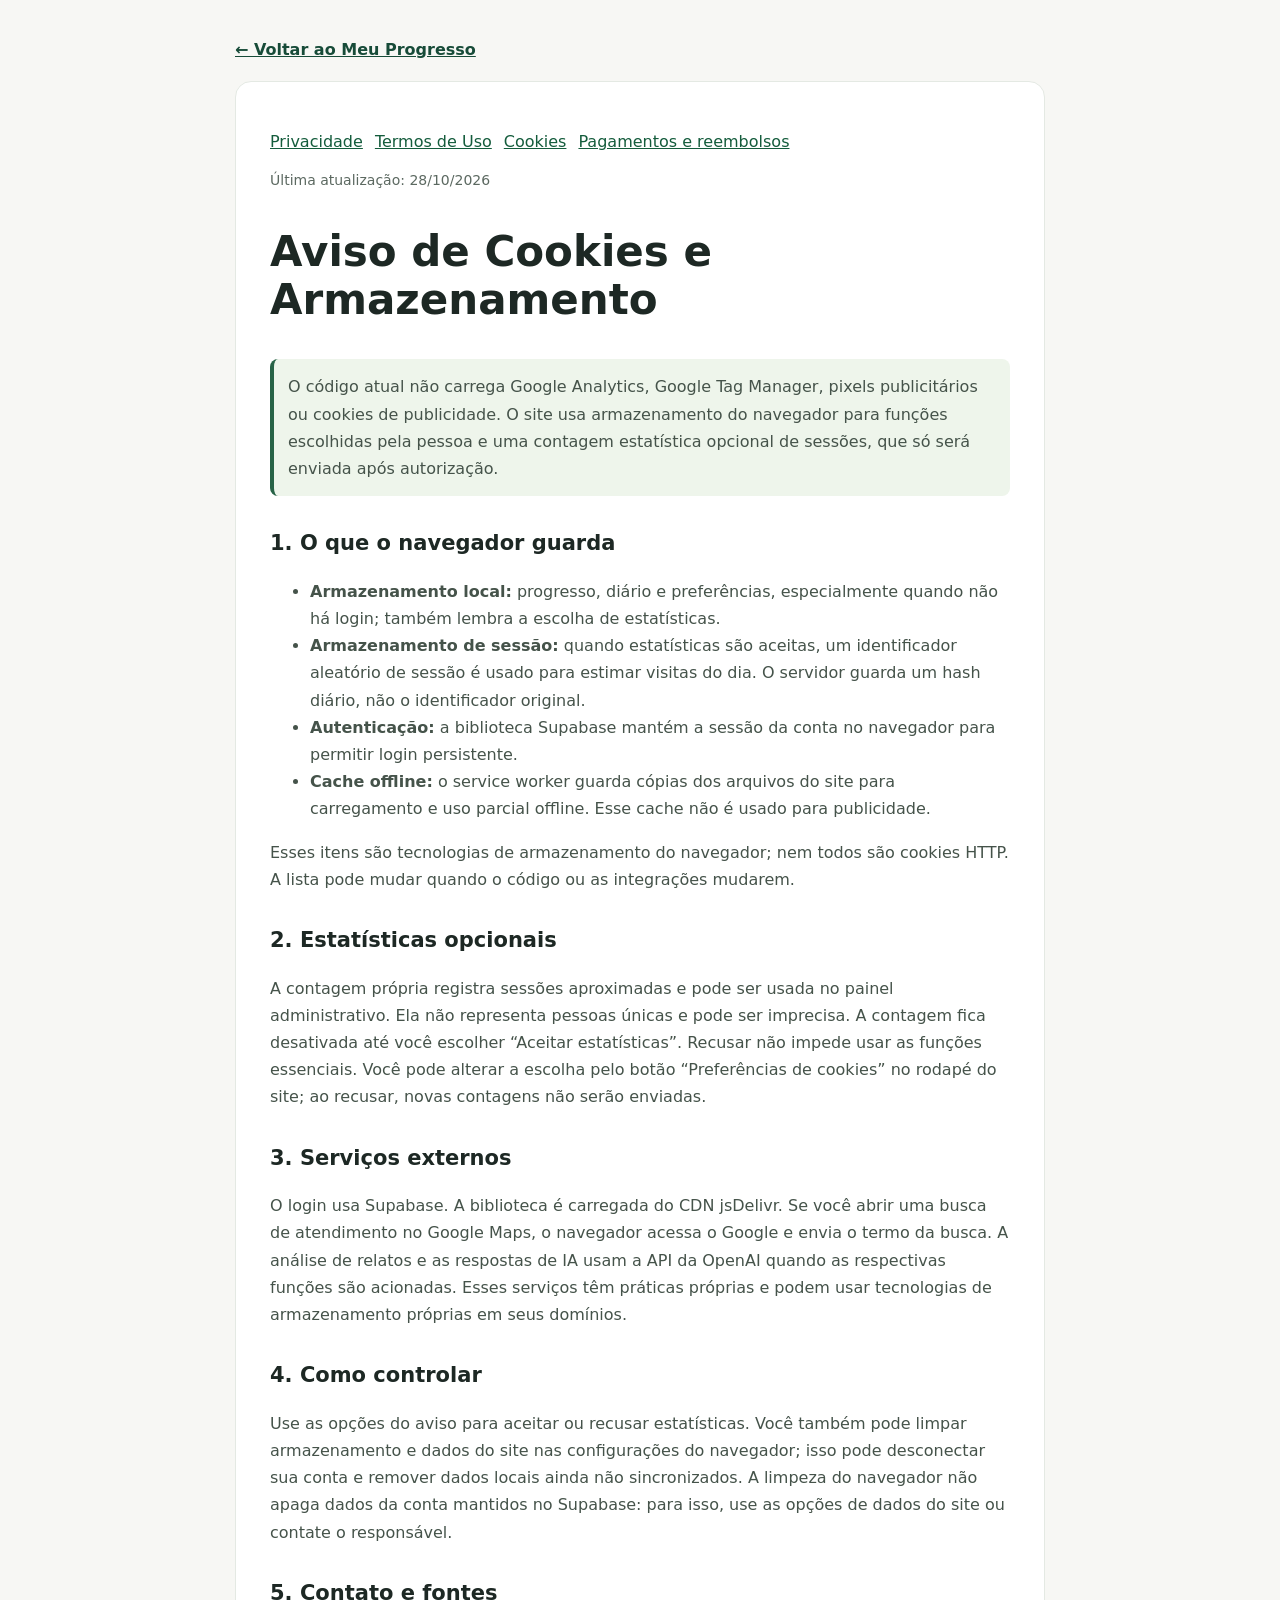
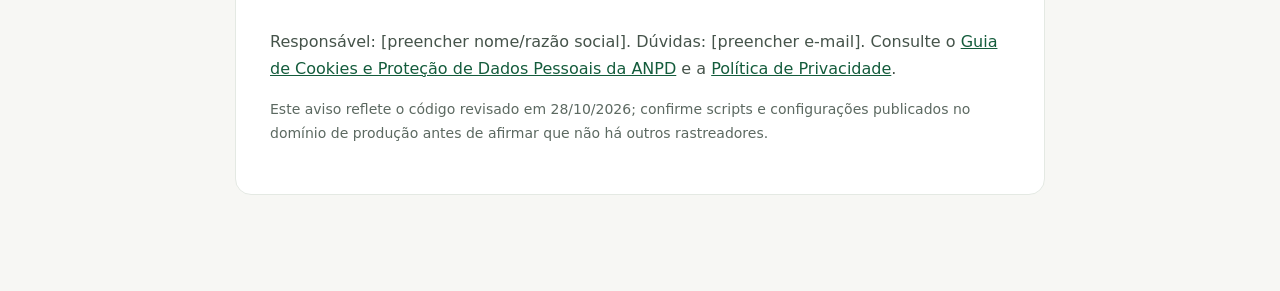
<file: docs/cookies.html>
<!doctype html><html lang="pt-BR"><head><meta charset="utf-8"><meta name="viewport" content="width=device-width, initial-scale=1"><meta name="theme-color" content="#f7f7f4"><title>Cookies e armazenamento — Meu Progresso</title><style>:root{--bg:#f7f7f4;--paper:#fff;--ink:#1d2824;--muted:#5c6961;--line:#e4e9e3;--green:#174b38}*{box-sizing:border-box}body{margin:0;background:var(--bg);color:var(--ink);font:16px/1.7 system-ui,-apple-system,"Segoe UI",sans-serif}.wrap{max-width:850px;margin:36px auto;padding:0 20px 60px}.wrap>a{color:var(--green);font-weight:700}.card{margin-top:18px;background:var(--paper);border:1px solid var(--line);border-radius:16px;padding:clamp(20px,4vw,34px)}h1{font-size:clamp(30px,6vw,42px);line-height:1.15}.updated,.note{font-size:14px;color:var(--muted)}h2{font-size:21px;margin:30px 0 8px}p,li{color:#45534a}.notice{background:#eef5eb;padding:14px;border-left:4px solid #276347;border-radius:8px}a{color:#145c3c}</style></head><body><main class="wrap"><a href="index.html">← Voltar ao Meu Progresso</a><article class="card"><nav aria-label="Documentos legais" style="display:flex;gap:12px;flex-wrap:wrap;margin:12px 0"><a href="privacidade.html">Privacidade</a><a href="termos.html">Termos de Uso</a><a href="cookies.html">Cookies</a><a href="reembolsos.html">Pagamentos e reembolsos</a></nav><p class="updated">Última atualização: 28/10/2026</p><h1>Aviso de Cookies e Armazenamento</h1><p class="notice">O código atual não carrega Google Analytics, Google Tag Manager, pixels publicitários ou cookies de publicidade. O site usa armazenamento do navegador para funções escolhidas pela pessoa e uma contagem estatística opcional de sessões, que só será enviada após autorização.</p><h2>1. O que o navegador guarda</h2><ul><li><strong>Armazenamento local:</strong> progresso, diário e preferências, especialmente quando não há login; também lembra a escolha de estatísticas.</li><li><strong>Armazenamento de sessão:</strong> quando estatísticas são aceitas, um identificador aleatório de sessão é usado para estimar visitas do dia. O servidor guarda um hash diário, não o identificador original.</li><li><strong>Autenticação:</strong> a biblioteca Supabase mantém a sessão da conta no navegador para permitir login persistente.</li><li><strong>Cache offline:</strong> o service worker guarda cópias dos arquivos do site para carregamento e uso parcial offline. Esse cache não é usado para publicidade.</li></ul><p>Esses itens são tecnologias de armazenamento do navegador; nem todos são cookies HTTP. A lista pode mudar quando o código ou as integrações mudarem.</p><h2>2. Estatísticas opcionais</h2><p>A contagem própria registra sessões aproximadas e pode ser usada no painel administrativo. Ela não representa pessoas únicas e pode ser imprecisa. A contagem fica desativada até você escolher “Aceitar estatísticas”. Recusar não impede usar as funções essenciais. Você pode alterar a escolha pelo botão “Preferências de cookies” no rodapé do site; ao recusar, novas contagens não serão enviadas.</p><h2>3. Serviços externos</h2><p>O login usa Supabase. A biblioteca é carregada do CDN jsDelivr. Se você abrir uma busca de atendimento no Google Maps, o navegador acessa o Google e envia o termo da busca. A análise de relatos e as respostas de IA usam a API da OpenAI quando as respectivas funções são acionadas. Esses serviços têm práticas próprias e podem usar tecnologias de armazenamento próprias em seus domínios.</p><h2>4. Como controlar</h2><p>Use as opções do aviso para aceitar ou recusar estatísticas. Você também pode limpar armazenamento e dados do site nas configurações do navegador; isso pode desconectar sua conta e remover dados locais ainda não sincronizados. A limpeza do navegador não apaga dados da conta mantidos no Supabase: para isso, use as opções de dados do site ou contate o responsável.</p><h2>5. Contato e fontes</h2><p>Responsável: [preencher nome/razão social]. Dúvidas: [preencher e-mail]. Consulte o <a href="https://www.gov.br/anpd/pt-br/centrais-de-conteudo/materiais-educativos-e-publicacoes/processo-guia-orientativo-cookies-e-protecao-de-dados-pessoais.pdf" target="_blank" rel="noopener noreferrer">Guia de Cookies e Proteção de Dados Pessoais da ANPD</a> e a <a href="privacidade.html">Política de Privacidade</a>.</p><p class="note">Este aviso reflete o código revisado em 28/10/2026; confirme scripts e configurações publicados no domínio de produção antes de afirmar que não há outros rastreadores.</p></article></main></body></html>
</file>
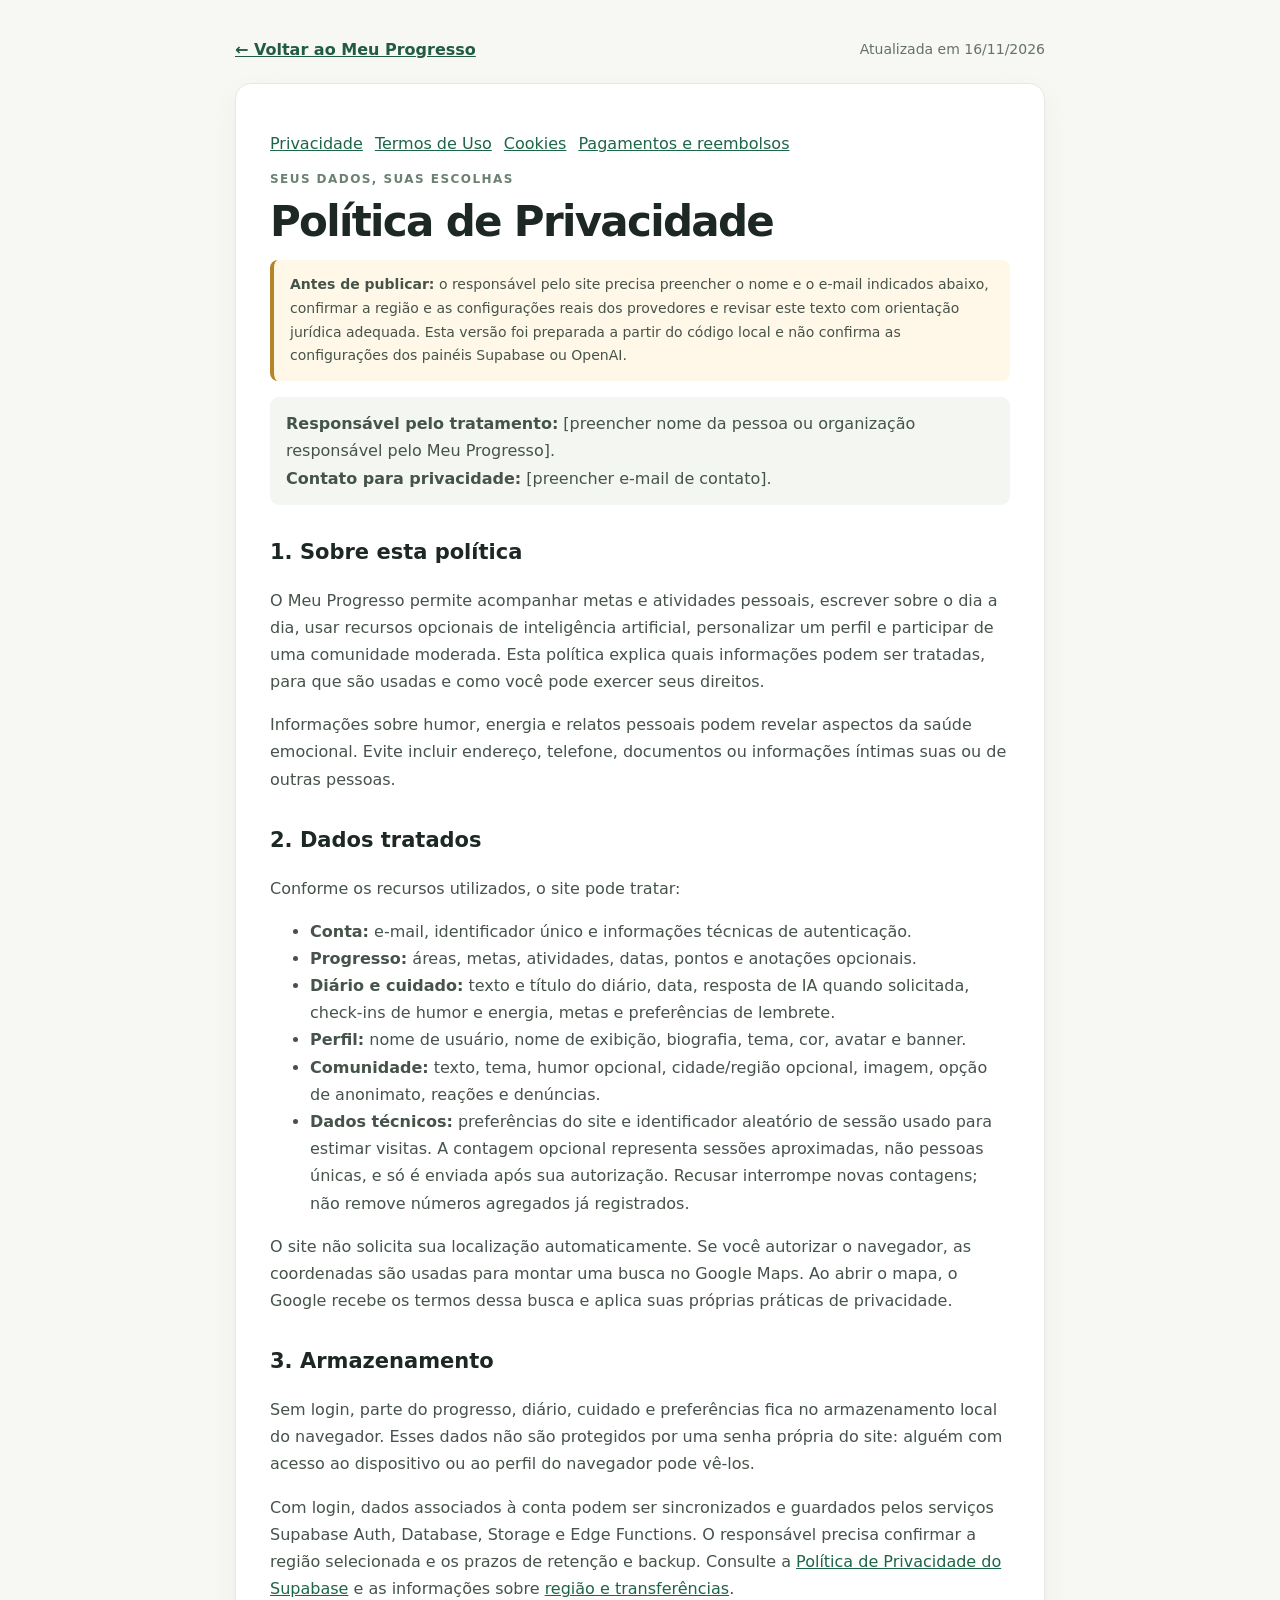
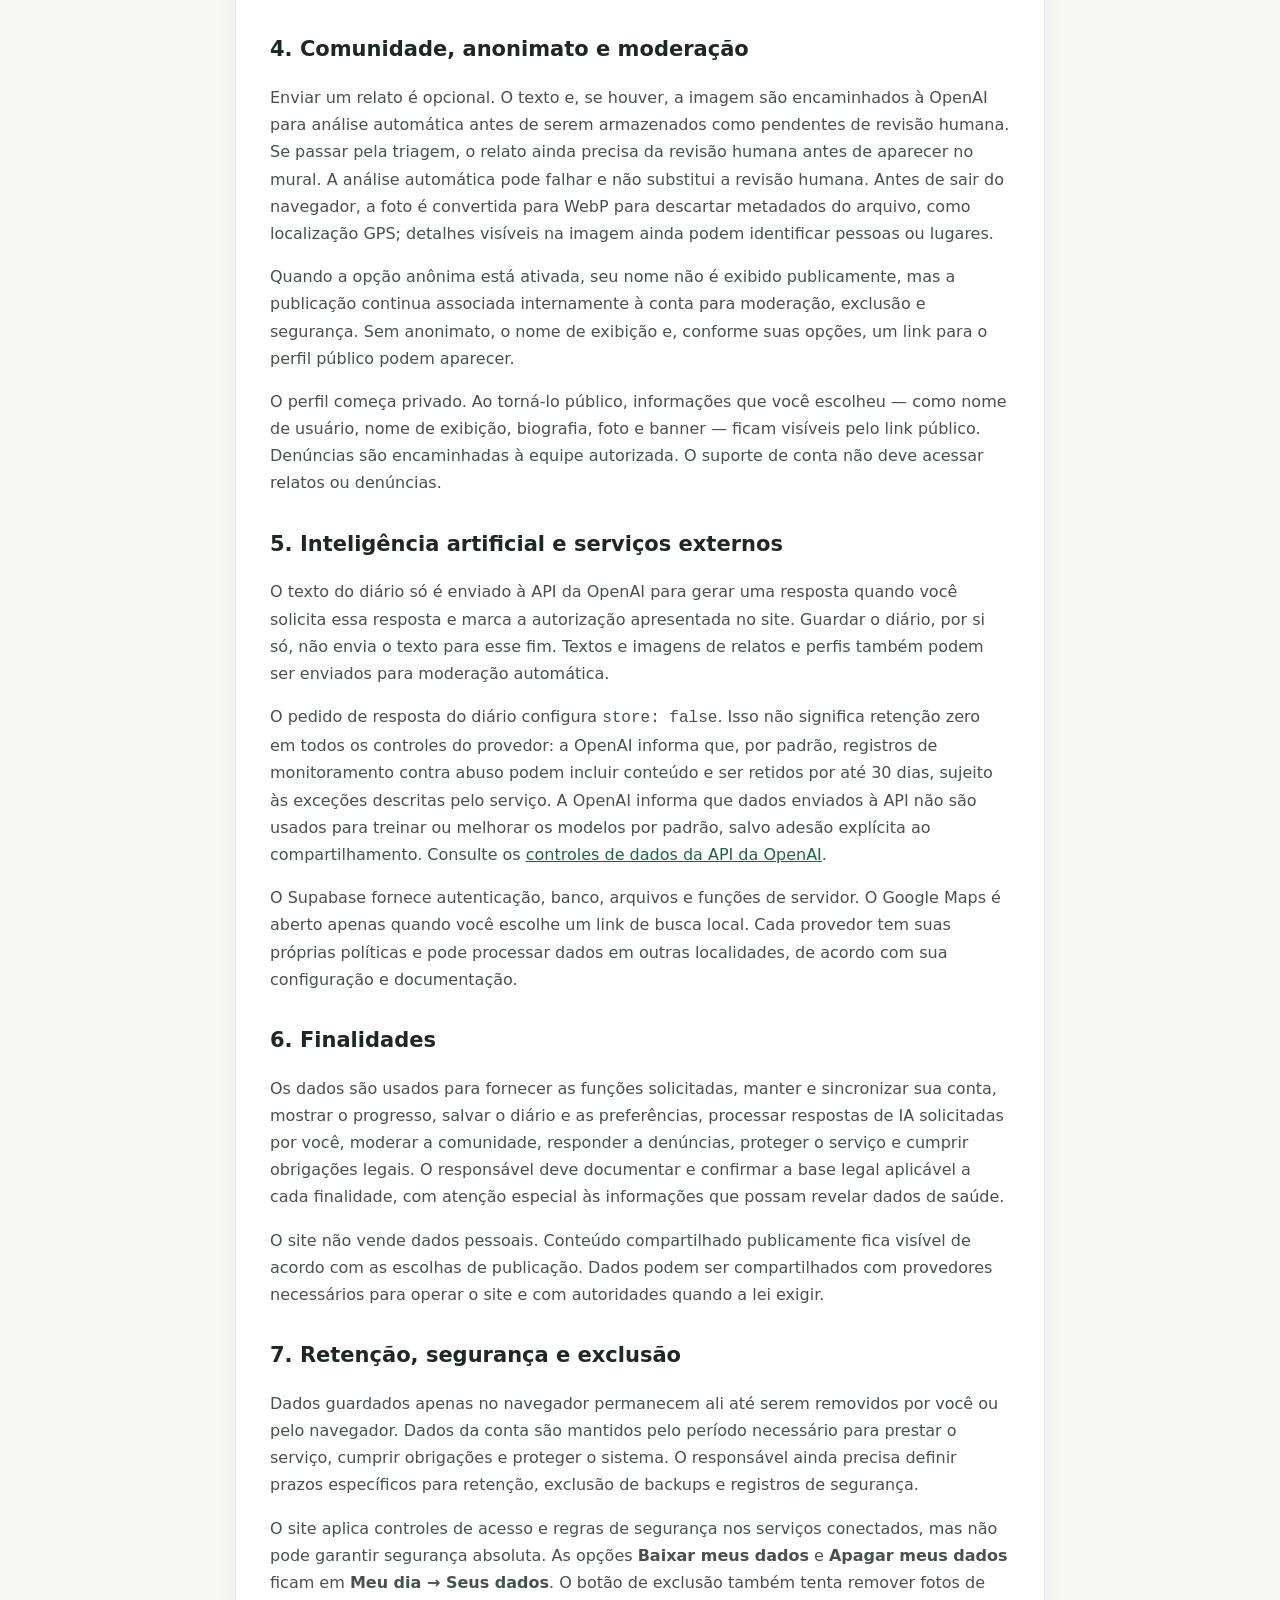
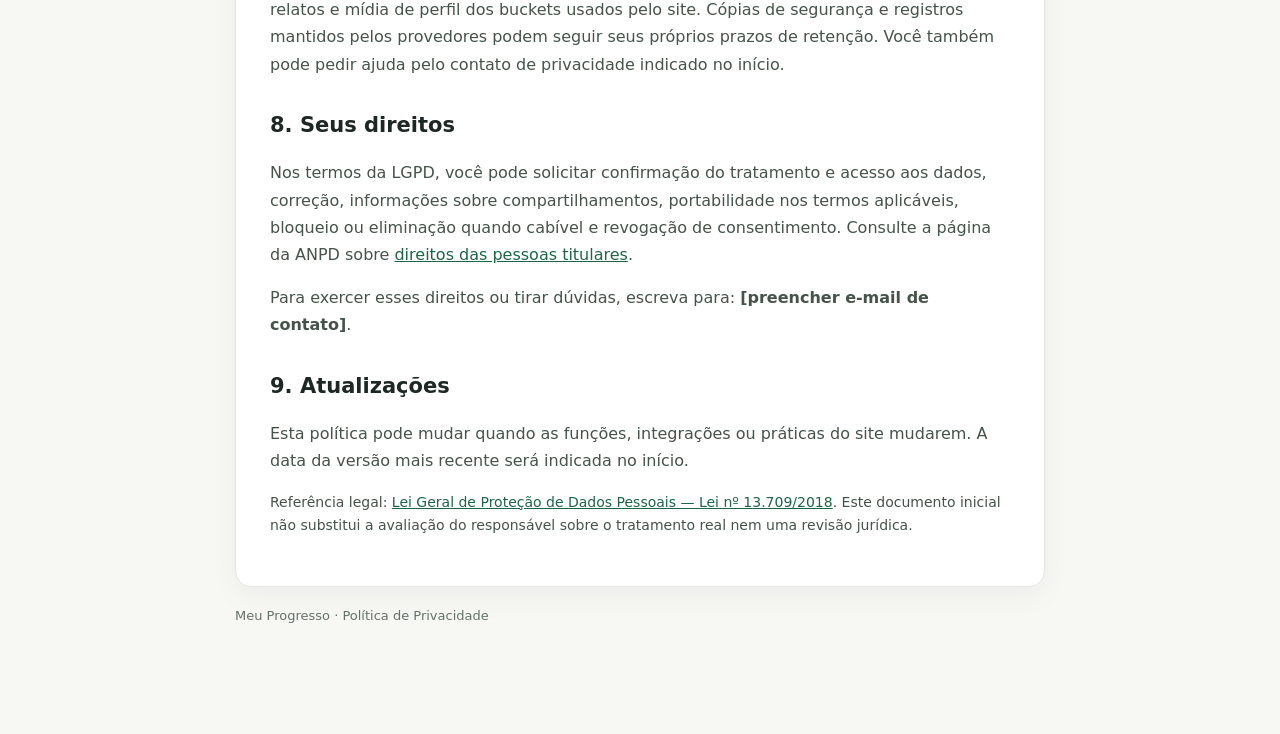
<file: docs/privacidade.html>
<!doctype html>
<html lang="pt-BR">
<head>
  <meta charset="utf-8">
  <meta name="viewport" content="width=device-width, initial-scale=1">
  <meta name="theme-color" content="#f7f7f4">
  <title>Política de Privacidade — Meu Progresso</title>
  <style>
    :root{color-scheme:light;--bg:#f7f7f4;--paper:#fff;--ink:#1d2824;--muted:#65726a;--line:#e4e9e3;--green:#215b45}*{box-sizing:border-box}body{margin:0;background:var(--bg);color:var(--ink);font:16px/1.7 system-ui,-apple-system,"Segoe UI",sans-serif}.wrap{max-width:850px;margin:36px auto;padding:0 20px 60px}.top{display:flex;justify-content:space-between;align-items:center;gap:14px;margin-bottom:20px}.top a{color:var(--green);font-weight:700}.card{background:var(--paper);border:1px solid var(--line);border-radius:16px;padding:clamp(20px,4vw,34px);box-shadow:0 10px 30px #2033290b}.eyebrow{font-size:12px;letter-spacing:.12em;color:#6b8172;font-weight:800}.card h1{font-size:clamp(30px,6vw,42px);line-height:1.15;letter-spacing:-.04em;margin:8px 0 12px}.updated,.note{color:var(--muted);font-size:14px}.notice{background:#fff8e8;border-left:4px solid #b38429;padding:13px 16px;border-radius:8px;font-size:14px}.card h2{font-size:21px;margin:30px 0 8px}.card p,.card li{color:#45534a}.card a{color:#1d6547}.contact{background:#f3f6f1;padding:13px 16px;border-radius:9px}.footer{margin-top:18px;color:var(--muted);font-size:13px}@media(max-width:600px){.wrap{margin:16px auto}.top{align-items:flex-start;flex-direction:column}}
  </style>
</head>
<body>
<main class="wrap">
  <div class="top"><a href="index.html">← Voltar ao Meu Progresso</a><span class="updated">Atualizada em 16/11/2026</span></div>
  <article class="card"><nav aria-label="Documentos legais" style="display:flex;gap:12px;flex-wrap:wrap;margin:12px 0"><a href="privacidade.html">Privacidade</a><a href="termos.html">Termos de Uso</a><a href="cookies.html">Cookies</a><a href="reembolsos.html">Pagamentos e reembolsos</a></nav>
    <div class="eyebrow">SEUS DADOS, SUAS ESCOLHAS</div>
    <h1>Política de Privacidade</h1>
    <p class="notice"><strong>Antes de publicar:</strong> o responsável pelo site precisa preencher o nome e o e-mail indicados abaixo, confirmar a região e as configurações reais dos provedores e revisar este texto com orientação jurídica adequada. Esta versão foi preparada a partir do código local e não confirma as configurações dos painéis Supabase ou OpenAI.</p>
    <p class="contact"><strong>Responsável pelo tratamento:</strong> [preencher nome da pessoa ou organização responsável pelo Meu Progresso].<br><strong>Contato para privacidade:</strong> [preencher e-mail de contato].</p>

    <h2>1. Sobre esta política</h2>
    <p>O Meu Progresso permite acompanhar metas e atividades pessoais, escrever sobre o dia a dia, usar recursos opcionais de inteligência artificial, personalizar um perfil e participar de uma comunidade moderada. Esta política explica quais informações podem ser tratadas, para que são usadas e como você pode exercer seus direitos.</p>
    <p>Informações sobre humor, energia e relatos pessoais podem revelar aspectos da saúde emocional. Evite incluir endereço, telefone, documentos ou informações íntimas suas ou de outras pessoas.</p>

    <h2>2. Dados tratados</h2>
    <p>Conforme os recursos utilizados, o site pode tratar:</p>
    <ul><li><strong>Conta:</strong> e-mail, identificador único e informações técnicas de autenticação.</li><li><strong>Progresso:</strong> áreas, metas, atividades, datas, pontos e anotações opcionais.</li><li><strong>Diário e cuidado:</strong> texto e título do diário, data, resposta de IA quando solicitada, check-ins de humor e energia, metas e preferências de lembrete.</li><li><strong>Perfil:</strong> nome de usuário, nome de exibição, biografia, tema, cor, avatar e banner.</li><li><strong>Comunidade:</strong> texto, tema, humor opcional, cidade/região opcional, imagem, opção de anonimato, reações e denúncias.</li><li><strong>Dados técnicos:</strong> preferências do site e identificador aleatório de sessão usado para estimar visitas. A contagem opcional representa sessões aproximadas, não pessoas únicas, e só é enviada após sua autorização. Recusar interrompe novas contagens; não remove números agregados já registrados.</li></ul>
    <p>O site não solicita sua localização automaticamente. Se você autorizar o navegador, as coordenadas são usadas para montar uma busca no Google Maps. Ao abrir o mapa, o Google recebe os termos dessa busca e aplica suas próprias práticas de privacidade.</p>

    <h2>3. Armazenamento</h2>
    <p>Sem login, parte do progresso, diário, cuidado e preferências fica no armazenamento local do navegador. Esses dados não são protegidos por uma senha própria do site: alguém com acesso ao dispositivo ou ao perfil do navegador pode vê-los.</p>
    <p>Com login, dados associados à conta podem ser sincronizados e guardados pelos serviços Supabase Auth, Database, Storage e Edge Functions. O responsável precisa confirmar a região selecionada e os prazos de retenção e backup. Consulte a <a href="https://supabase.com/privacy" target="_blank" rel="noopener noreferrer">Política de Privacidade do Supabase</a> e as informações sobre <a href="https://supabase.com/legal/privacy-resources/data-residency-and-transfers-faq" target="_blank" rel="noopener noreferrer">região e transferências</a>.</p>

    <h2>4. Comunidade, anonimato e moderação</h2>
    <p>Enviar um relato é opcional. O texto e, se houver, a imagem são encaminhados à OpenAI para análise automática antes de serem armazenados como pendentes de revisão humana. Se passar pela triagem, o relato ainda precisa da revisão humana antes de aparecer no mural. A análise automática pode falhar e não substitui a revisão humana. Antes de sair do navegador, a foto é convertida para WebP para descartar metadados do arquivo, como localização GPS; detalhes visíveis na imagem ainda podem identificar pessoas ou lugares.</p>
    <p>Quando a opção anônima está ativada, seu nome não é exibido publicamente, mas a publicação continua associada internamente à conta para moderação, exclusão e segurança. Sem anonimato, o nome de exibição e, conforme suas opções, um link para o perfil público podem aparecer.</p>
    <p>O perfil começa privado. Ao torná-lo público, informações que você escolheu — como nome de usuário, nome de exibição, biografia, foto e banner — ficam visíveis pelo link público. Denúncias são encaminhadas à equipe autorizada. O suporte de conta não deve acessar relatos ou denúncias.</p>

    <h2>5. Inteligência artificial e serviços externos</h2>
    <p>O texto do diário só é enviado à API da OpenAI para gerar uma resposta quando você solicita essa resposta e marca a autorização apresentada no site. Guardar o diário, por si só, não envia o texto para esse fim. Textos e imagens de relatos e perfis também podem ser enviados para moderação automática.</p>
    <p>O pedido de resposta do diário configura <code>store: false</code>. Isso não significa retenção zero em todos os controles do provedor: a OpenAI informa que, por padrão, registros de monitoramento contra abuso podem incluir conteúdo e ser retidos por até 30 dias, sujeito às exceções descritas pelo serviço. A OpenAI informa que dados enviados à API não são usados para treinar ou melhorar os modelos por padrão, salvo adesão explícita ao compartilhamento. Consulte os <a href="https://developers.openai.com/api/docs/guides/your-data" target="_blank" rel="noopener noreferrer">controles de dados da API da OpenAI</a>.</p>
    <p>O Supabase fornece autenticação, banco, arquivos e funções de servidor. O Google Maps é aberto apenas quando você escolhe um link de busca local. Cada provedor tem suas próprias políticas e pode processar dados em outras localidades, de acordo com sua configuração e documentação.</p>

    <h2>6. Finalidades</h2>
    <p>Os dados são usados para fornecer as funções solicitadas, manter e sincronizar sua conta, mostrar o progresso, salvar o diário e as preferências, processar respostas de IA solicitadas por você, moderar a comunidade, responder a denúncias, proteger o serviço e cumprir obrigações legais. O responsável deve documentar e confirmar a base legal aplicável a cada finalidade, com atenção especial às informações que possam revelar dados de saúde.</p>
    <p>O site não vende dados pessoais. Conteúdo compartilhado publicamente fica visível de acordo com as escolhas de publicação. Dados podem ser compartilhados com provedores necessários para operar o site e com autoridades quando a lei exigir.</p>

    <h2>7. Retenção, segurança e exclusão</h2>
    <p>Dados guardados apenas no navegador permanecem ali até serem removidos por você ou pelo navegador. Dados da conta são mantidos pelo período necessário para prestar o serviço, cumprir obrigações e proteger o sistema. O responsável ainda precisa definir prazos específicos para retenção, exclusão de backups e registros de segurança.</p>
    <p>O site aplica controles de acesso e regras de segurança nos serviços conectados, mas não pode garantir segurança absoluta. As opções <strong>Baixar meus dados</strong> e <strong>Apagar meus dados</strong> ficam em <strong>Meu dia → Seus dados</strong>. O botão de exclusão também tenta remover fotos de relatos e mídia de perfil dos buckets usados pelo site. Cópias de segurança e registros mantidos pelos provedores podem seguir seus próprios prazos de retenção. Você também pode pedir ajuda pelo contato de privacidade indicado no início.</p>

    <h2>8. Seus direitos</h2>
    <p>Nos termos da LGPD, você pode solicitar confirmação do tratamento e acesso aos dados, correção, informações sobre compartilhamentos, portabilidade nos termos aplicáveis, bloqueio ou eliminação quando cabível e revogação de consentimento. Consulte a página da ANPD sobre <a href="https://www.gov.br/anpd/pt-br/assuntos/titular-de-dados-1/direito-dos-titulares" target="_blank" rel="noopener noreferrer">direitos das pessoas titulares</a>.</p>
    <p>Para exercer esses direitos ou tirar dúvidas, escreva para: <strong>[preencher e-mail de contato]</strong>.</p>

    <h2>9. Atualizações</h2>
    <p>Esta política pode mudar quando as funções, integrações ou práticas do site mudarem. A data da versão mais recente será indicada no início.</p>
    <p class="note">Referência legal: <a href="https://www.presidencia.gov.br/ccivil_03/_ato2015-2018/2018/lei/l13709compilado.htm" target="_blank" rel="noopener noreferrer">Lei Geral de Proteção de Dados Pessoais — Lei nº 13.709/2018</a>. Este documento inicial não substitui a avaliação do responsável sobre o tratamento real nem uma revisão jurídica.</p>
  </article>
  <p class="footer">Meu Progresso · Política de Privacidade</p>
</main>
</body>
</html>
</file>
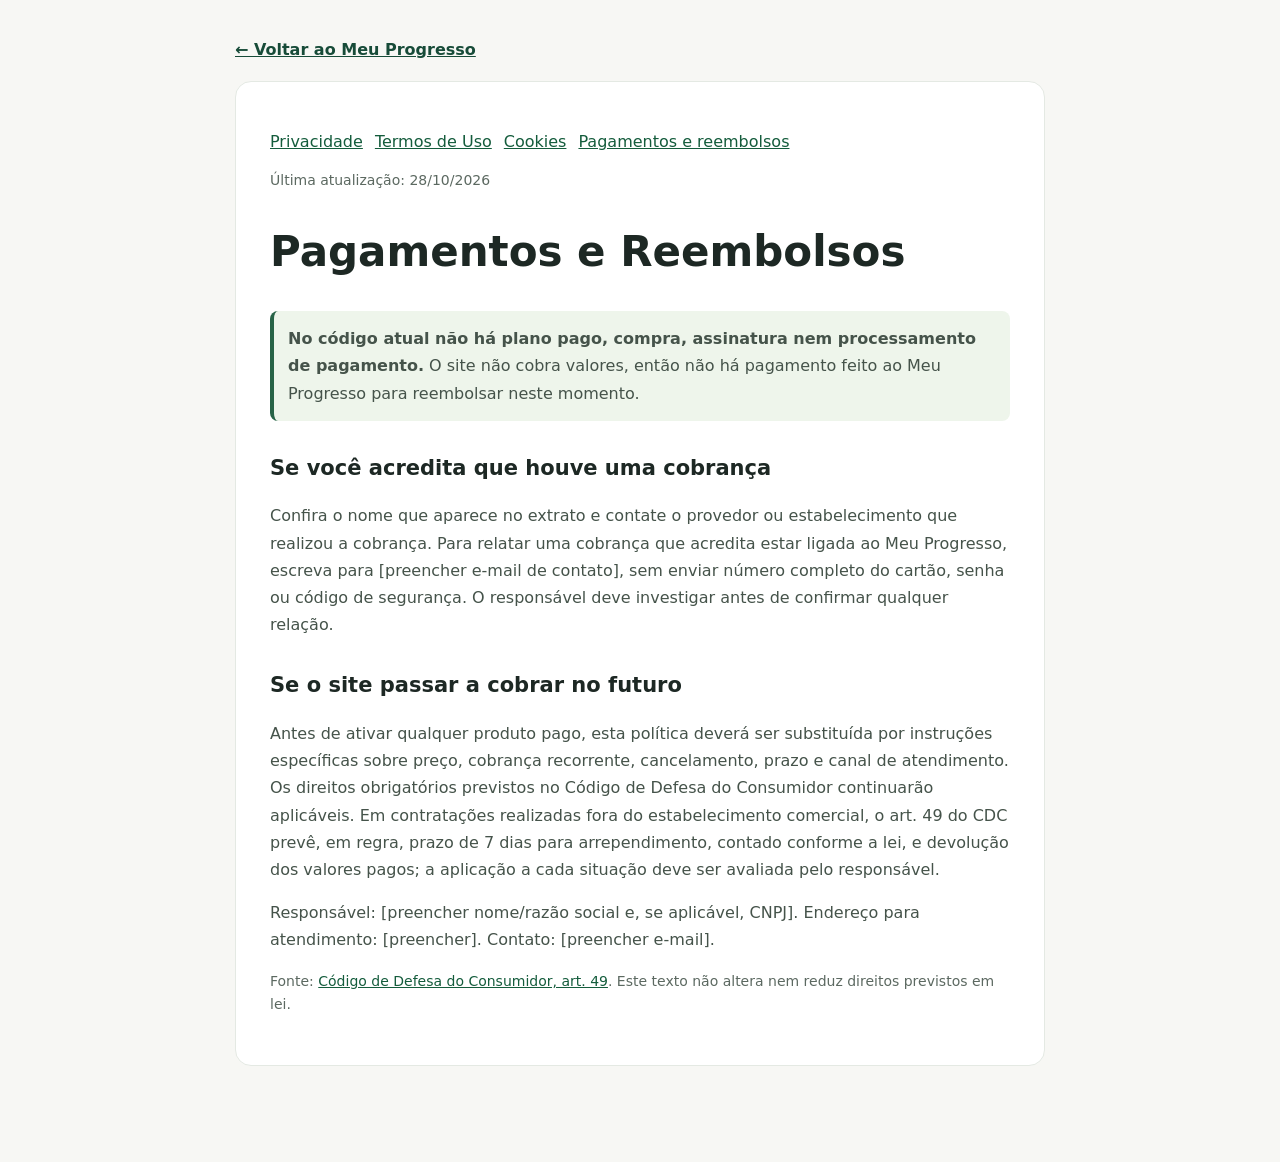
<file: docs/reembolsos.html>
<!doctype html><html lang="pt-BR"><head><meta charset="utf-8"><meta name="viewport" content="width=device-width, initial-scale=1"><meta name="theme-color" content="#f7f7f4"><title>Pagamentos e Reembolsos — Meu Progresso</title><style>:root{--bg:#f7f7f4;--paper:#fff;--ink:#1d2824;--muted:#5c6961;--line:#e4e9e3;--green:#174b38}*{box-sizing:border-box}body{margin:0;background:var(--bg);color:var(--ink);font:16px/1.7 system-ui,-apple-system,"Segoe UI",sans-serif}.wrap{max-width:850px;margin:36px auto;padding:0 20px 60px}.wrap>a{color:var(--green);font-weight:700}.card{margin-top:18px;background:var(--paper);border:1px solid var(--line);border-radius:16px;padding:clamp(20px,4vw,34px)}h1{font-size:clamp(30px,6vw,42px);line-height:1.15}.updated,.note{font-size:14px;color:var(--muted)}h2{font-size:21px;margin:30px 0 8px}p,li{color:#45534a}.notice{background:#eef5eb;padding:14px;border-left:4px solid #276347;border-radius:8px}a{color:#145c3c}</style></head><body><main class="wrap"><a href="index.html">← Voltar ao Meu Progresso</a><article class="card"><nav aria-label="Documentos legais" style="display:flex;gap:12px;flex-wrap:wrap;margin:12px 0"><a href="privacidade.html">Privacidade</a><a href="termos.html">Termos de Uso</a><a href="cookies.html">Cookies</a><a href="reembolsos.html">Pagamentos e reembolsos</a></nav><p class="updated">Última atualização: 28/10/2026</p><h1>Pagamentos e Reembolsos</h1><p class="notice"><strong>No código atual não há plano pago, compra, assinatura nem processamento de pagamento.</strong> O site não cobra valores, então não há pagamento feito ao Meu Progresso para reembolsar neste momento.</p><h2>Se você acredita que houve uma cobrança</h2><p>Confira o nome que aparece no extrato e contate o provedor ou estabelecimento que realizou a cobrança. Para relatar uma cobrança que acredita estar ligada ao Meu Progresso, escreva para [preencher e-mail de contato], sem enviar número completo do cartão, senha ou código de segurança. O responsável deve investigar antes de confirmar qualquer relação.</p><h2>Se o site passar a cobrar no futuro</h2><p>Antes de ativar qualquer produto pago, esta política deverá ser substituída por instruções específicas sobre preço, cobrança recorrente, cancelamento, prazo e canal de atendimento. Os direitos obrigatórios previstos no Código de Defesa do Consumidor continuarão aplicáveis. Em contratações realizadas fora do estabelecimento comercial, o art. 49 do CDC prevê, em regra, prazo de 7 dias para arrependimento, contado conforme a lei, e devolução dos valores pagos; a aplicação a cada situação deve ser avaliada pelo responsável.</p><p>Responsável: [preencher nome/razão social e, se aplicável, CNPJ]. Endereço para atendimento: [preencher]. Contato: [preencher e-mail].</p><p class="note">Fonte: <a href="https://www.planalto.gov.br/ccivil_03/leis/l8078compilado.htm" target="_blank" rel="noopener noreferrer">Código de Defesa do Consumidor, art. 49</a>. Este texto não altera nem reduz direitos previstos em lei.</p></article></main></body></html>
</file>
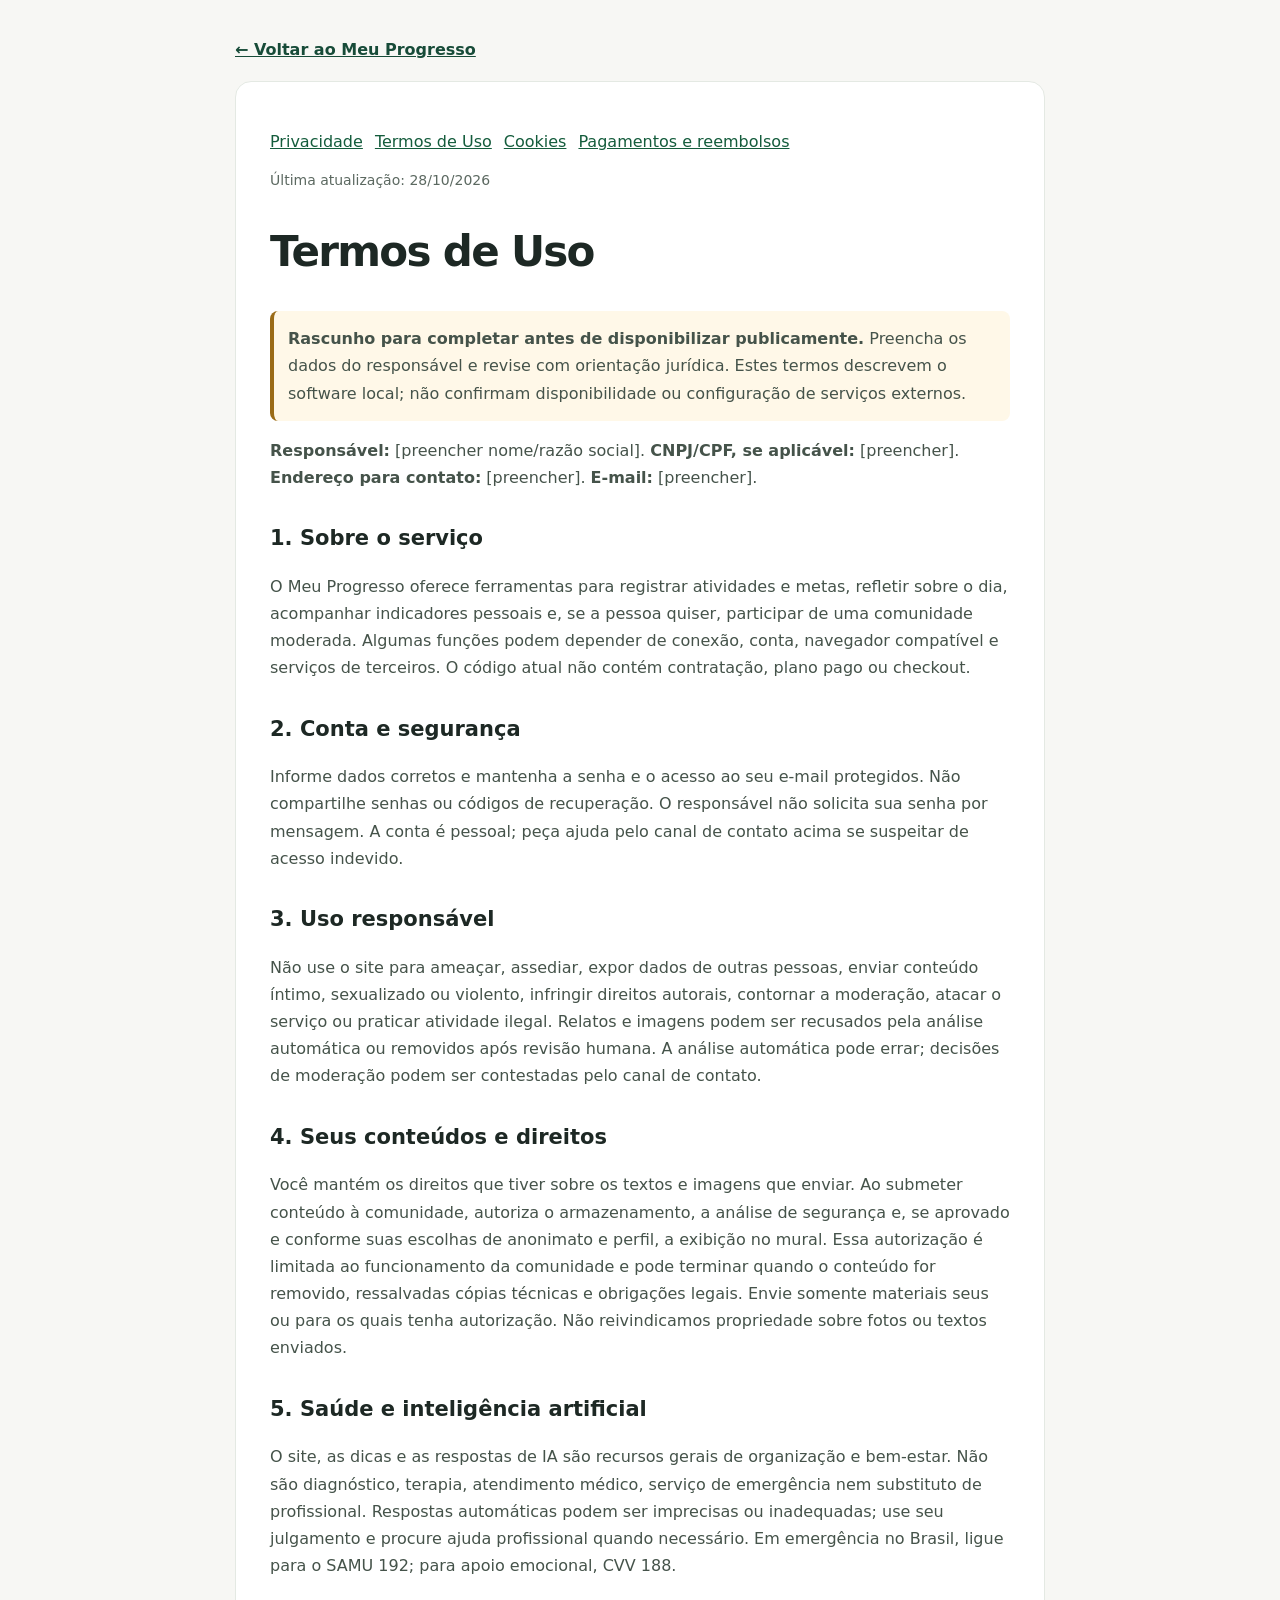
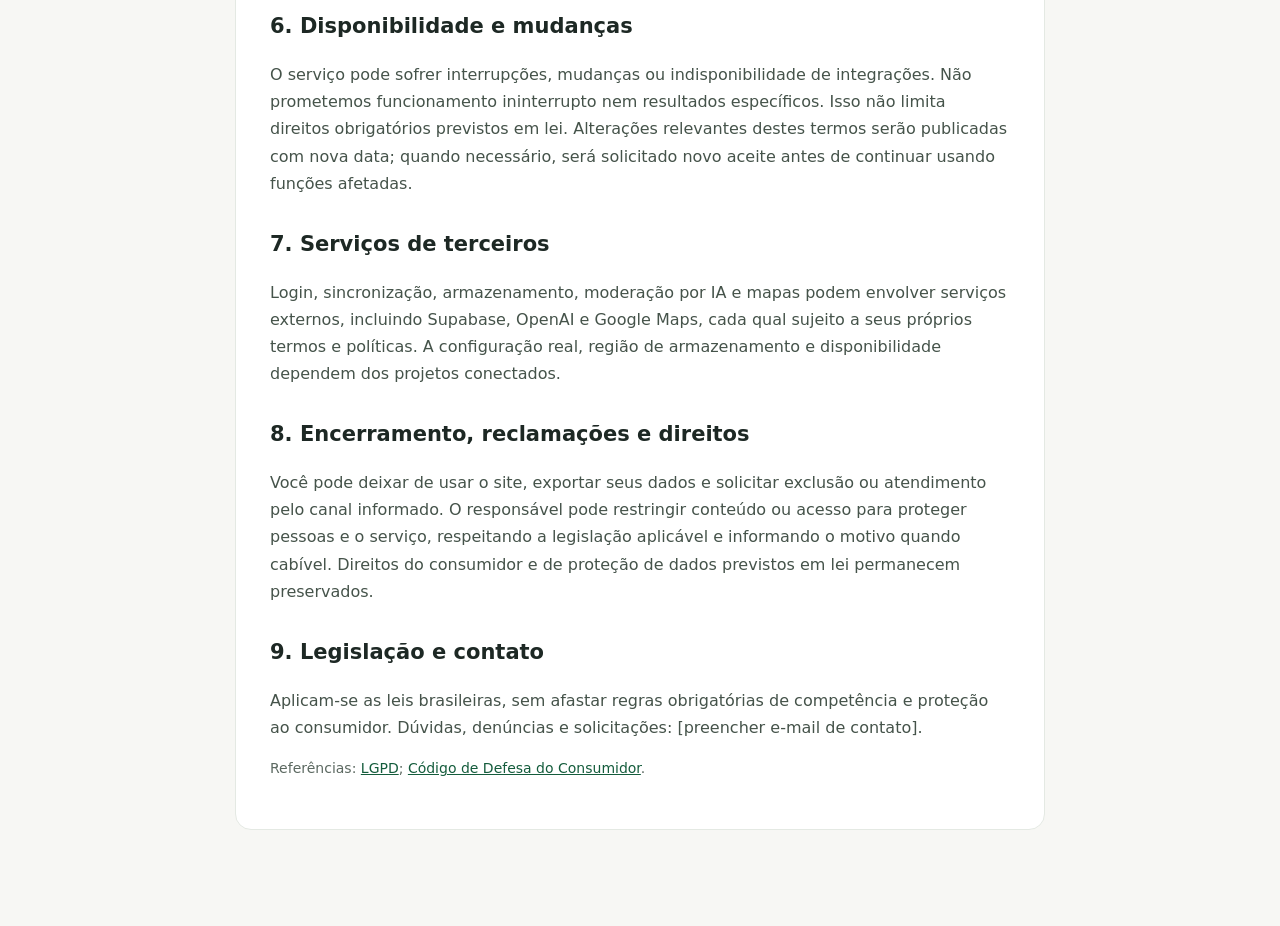
<file: docs/termos.html>
<!doctype html><html lang="pt-BR"><head><meta charset="utf-8"><meta name="viewport" content="width=device-width, initial-scale=1"><meta name="theme-color" content="#f7f7f4"><title>Termos de Uso — Meu Progresso</title><style>:root{--bg:#f7f7f4;--paper:#fff;--ink:#1d2824;--muted:#5c6961;--line:#e4e9e3;--green:#174b38}*{box-sizing:border-box}body{margin:0;background:var(--bg);color:var(--ink);font:16px/1.7 system-ui,-apple-system,"Segoe UI",sans-serif}.wrap{max-width:850px;margin:36px auto;padding:0 20px 60px}.wrap>a{color:var(--green);font-weight:700}.card{margin-top:18px;background:var(--paper);border:1px solid var(--line);border-radius:16px;padding:clamp(20px,4vw,34px)}h1{font-size:clamp(30px,6vw,42px);line-height:1.15;letter-spacing:-.04em}.updated,.note{font-size:14px;color:var(--muted)}h2{font-size:21px;margin:30px 0 8px}p,li{color:#45534a}.notice{background:#fff8e8;padding:14px;border-left:4px solid #9a6b17;border-radius:8px}a{color:#145c3c}</style></head><body><main class="wrap"><a href="index.html">← Voltar ao Meu Progresso</a><article class="card"><nav aria-label="Documentos legais" style="display:flex;gap:12px;flex-wrap:wrap;margin:12px 0"><a href="privacidade.html">Privacidade</a><a href="termos.html">Termos de Uso</a><a href="cookies.html">Cookies</a><a href="reembolsos.html">Pagamentos e reembolsos</a></nav><p class="updated">Última atualização: 28/10/2026</p><h1>Termos de Uso</h1><p class="notice"><strong>Rascunho para completar antes de disponibilizar publicamente.</strong> Preencha os dados do responsável e revise com orientação jurídica. Estes termos descrevem o software local; não confirmam disponibilidade ou configuração de serviços externos.</p><p><strong>Responsável:</strong> [preencher nome/razão social]. <strong>CNPJ/CPF, se aplicável:</strong> [preencher]. <strong>Endereço para contato:</strong> [preencher]. <strong>E-mail:</strong> [preencher].</p><h2>1. Sobre o serviço</h2><p>O Meu Progresso oferece ferramentas para registrar atividades e metas, refletir sobre o dia, acompanhar indicadores pessoais e, se a pessoa quiser, participar de uma comunidade moderada. Algumas funções podem depender de conexão, conta, navegador compatível e serviços de terceiros. O código atual não contém contratação, plano pago ou checkout.</p><h2>2. Conta e segurança</h2><p>Informe dados corretos e mantenha a senha e o acesso ao seu e-mail protegidos. Não compartilhe senhas ou códigos de recuperação. O responsável não solicita sua senha por mensagem. A conta é pessoal; peça ajuda pelo canal de contato acima se suspeitar de acesso indevido.</p><h2>3. Uso responsável</h2><p>Não use o site para ameaçar, assediar, expor dados de outras pessoas, enviar conteúdo íntimo, sexualizado ou violento, infringir direitos autorais, contornar a moderação, atacar o serviço ou praticar atividade ilegal. Relatos e imagens podem ser recusados pela análise automática ou removidos após revisão humana. A análise automática pode errar; decisões de moderação podem ser contestadas pelo canal de contato.</p><h2>4. Seus conteúdos e direitos</h2><p>Você mantém os direitos que tiver sobre os textos e imagens que enviar. Ao submeter conteúdo à comunidade, autoriza o armazenamento, a análise de segurança e, se aprovado e conforme suas escolhas de anonimato e perfil, a exibição no mural. Essa autorização é limitada ao funcionamento da comunidade e pode terminar quando o conteúdo for removido, ressalvadas cópias técnicas e obrigações legais. Envie somente materiais seus ou para os quais tenha autorização. Não reivindicamos propriedade sobre fotos ou textos enviados.</p><h2>5. Saúde e inteligência artificial</h2><p>O site, as dicas e as respostas de IA são recursos gerais de organização e bem-estar. Não são diagnóstico, terapia, atendimento médico, serviço de emergência nem substituto de profissional. Respostas automáticas podem ser imprecisas ou inadequadas; use seu julgamento e procure ajuda profissional quando necessário. Em emergência no Brasil, ligue para o SAMU 192; para apoio emocional, CVV 188.</p><h2>6. Disponibilidade e mudanças</h2><p>O serviço pode sofrer interrupções, mudanças ou indisponibilidade de integrações. Não prometemos funcionamento ininterrupto nem resultados específicos. Isso não limita direitos obrigatórios previstos em lei. Alterações relevantes destes termos serão publicadas com nova data; quando necessário, será solicitado novo aceite antes de continuar usando funções afetadas.</p><h2>7. Serviços de terceiros</h2><p>Login, sincronização, armazenamento, moderação por IA e mapas podem envolver serviços externos, incluindo Supabase, OpenAI e Google Maps, cada qual sujeito a seus próprios termos e políticas. A configuração real, região de armazenamento e disponibilidade dependem dos projetos conectados.</p><h2>8. Encerramento, reclamações e direitos</h2><p>Você pode deixar de usar o site, exportar seus dados e solicitar exclusão ou atendimento pelo canal informado. O responsável pode restringir conteúdo ou acesso para proteger pessoas e o serviço, respeitando a legislação aplicável e informando o motivo quando cabível. Direitos do consumidor e de proteção de dados previstos em lei permanecem preservados.</p><h2>9. Legislação e contato</h2><p>Aplicam-se as leis brasileiras, sem afastar regras obrigatórias de competência e proteção ao consumidor. Dúvidas, denúncias e solicitações: [preencher e-mail de contato].</p><p class="note">Referências: <a href="https://www.planalto.gov.br/ccivil_03/_ato2015-2018/2018/lei/l13709compilado.htm" target="_blank" rel="noopener noreferrer">LGPD</a>; <a href="https://www.planalto.gov.br/ccivil_03/leis/l8078compilado.htm" target="_blank" rel="noopener noreferrer">Código de Defesa do Consumidor</a>.</p></article></main></body></html>
</file>
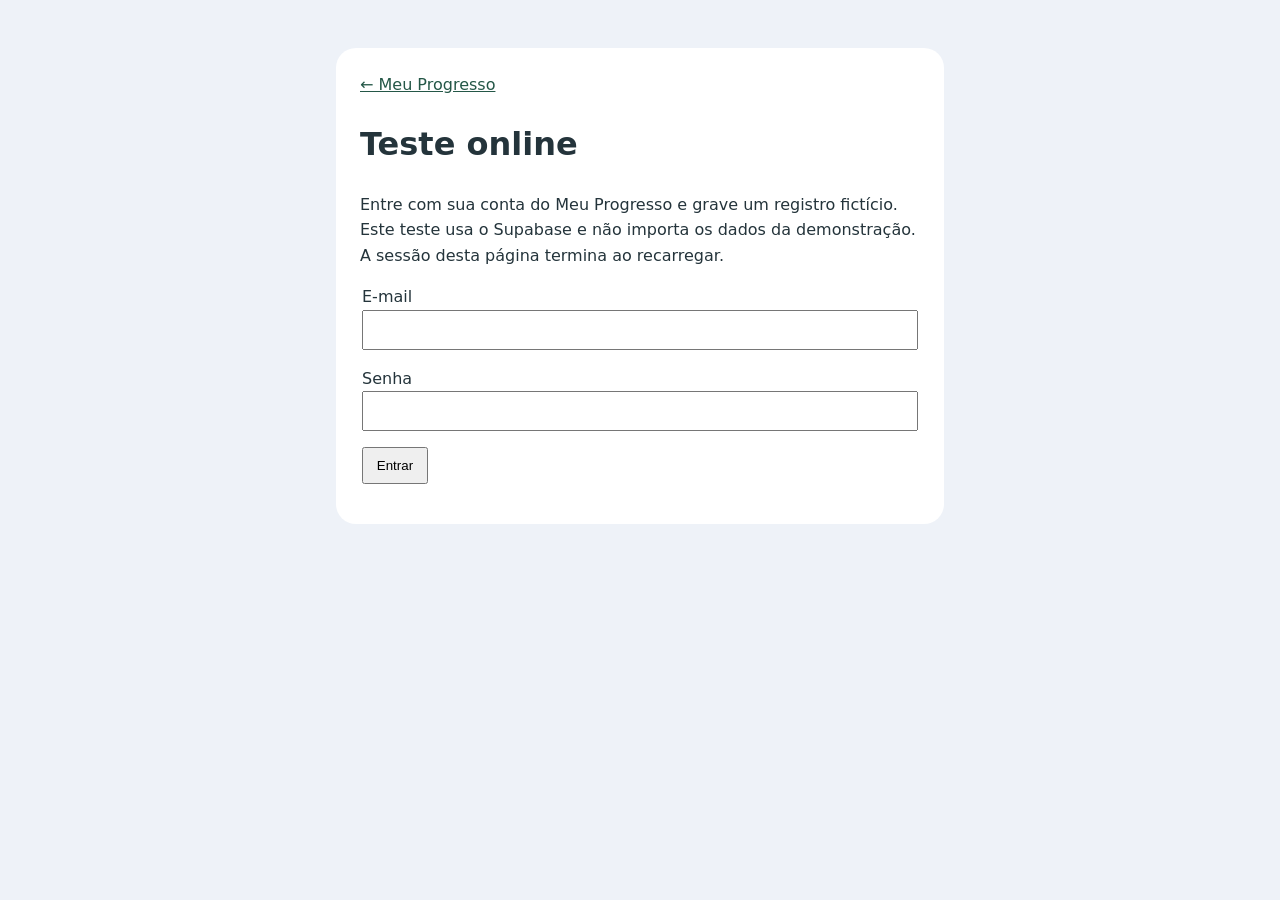
<file: docs/teste-online.html>
<!doctype html>
<html lang="pt-BR"><head><meta charset="utf-8"><meta name="viewport" content="width=device-width, initial-scale=1"><meta name="referrer" content="no-referrer"><meta http-equiv="Content-Security-Policy" content="default-src 'none'; script-src 'self'; style-src 'self' 'unsafe-inline'; connect-src https://aydwfcmxegcucmmspvib.supabase.co; base-uri 'none'; form-action 'none'"><title>Teste online · Meu Progresso</title>
<style>body{background:#eef2f8;color:#24343b;font:16px/1.6 system-ui;margin:0}main{max-width:560px;margin:3rem auto;padding:1.5rem;background:white;border-radius:20px}label{display:block;margin-bottom:1rem}input{display:block;box-sizing:border-box;width:100%;padding:.65rem}button{padding:.55rem .8rem;cursor:pointer}fieldset{border:0;padding:0}a{color:#245747}@media(max-width:650px){main{margin:1rem}}</style><script src="./teste-online.js" defer></script></head>
<body><main><a href="./">← Meu Progresso</a><h1>Teste online</h1><p>Entre com sua conta do Meu Progresso e grave um registro fictício. Este teste usa o Supabase e não importa os dados da demonstração. A sessão desta página termina ao recarregar.</p>
<form id="login" method="post"><fieldset disabled><label>E-mail<input name="email" type="email" autocomplete="username" required></label><label>Senha<input name="password" type="password" autocomplete="current-password" required></label><button type="submit">Entrar</button></fieldset></form>
<section id="records" hidden><button id="save" type="button">Salvar registro fictício</button> <button id="logout" type="button">Sair</button><ul id="list"></ul></section><p id="status" role="status"></p></main></body></html>
</file>
<file: docs/editorial.css>
/* Identidade visual editorial do Meu Progresso.
   Mantém estilos e componentes existentes; concentra apenas a apresentação. */
:root {
  --bg: #f3efe6;
  --paper: #fffdf8;
  --ink: #26342c;
  --muted: #5d685f;
  --line: #dcd9ce;
  --green: #315d46;
  --lime: #d8b16c;
  --shadow: 0 2px 10px rgba(37, 49, 40, .045);
}

body {
  background: var(--bg);
  color: var(--ink);
  font-family: Arial, Helvetica, sans-serif;
  letter-spacing: .005em;
}
.app { background: var(--bg); }
.sidebar {
  background: #eee9dd;
  border-color: #d6d1c5;
  padding-top: 28px;
}
.brand {
  color: #26342c;
  font-size: 15px;
  letter-spacing: .01em;
}
.brand strong {
  font-family: Georgia, "Times New Roman", serif;
  font-weight: 700;
}
.brand-mark {
  width: 36px;
  height: 36px;
  border-radius: 50%;
  background: #638e76;
  border: 2px solid #f3efe6;
  box-shadow: 0 0 0 1px #638e76;
  color: #fff;
  font: 700 12px/1 Arial, sans-serif;
  letter-spacing: -1px;
}
.nav-label, .eyebrow {
  color: #638e76;
  font-size: 10px;
  letter-spacing: .13em;
}
.nav button {
  color: #46544a;
  border-radius: 7px;
  padding: 11px 12px;
}
.nav button:hover { background: #e5dfd2; color: #26342c; }
.nav button.active {
  background: #dce5d8;
  color: #274f3b;
  border-left: 3px solid #638e76;
  padding-left: 9px;
}
.nav-icon { font-size: 15px; }
.quote {
  background: #e4e4d7;
  border-left: 3px solid #638e76;
  border-radius: 8px;
  color: #445147;
}
.quote strong { color: #4e7560; letter-spacing: .09em; }
.profile { border-color: #d5d0c4; }
main { padding-top: 32px; }
.topbar { align-items: center; margin-bottom: 28px; }
.date, .today { color: #6c7168; font-size: 12px; }
.date { letter-spacing: .035em; }
.welcome { align-items: flex-end; margin-bottom: 27px; }
.welcome h1,
.about-hero h2,
.journal-hero h2,
.community-hero h2,
.support-hero h2,
.care-page h2,
.public-profile-heading h2 {
  color: #293a30;
  font-family: Georgia, "Times New Roman", serif;
  font-weight: 500;
  letter-spacing: -.035em;
}
.welcome h1 {
  max-width: 680px;
  font-size: clamp(32px, 3.5vw, 43px);
  line-height: 1.08;
}
.welcome p {
  max-width: 630px;
  color: #5e6b61;
  line-height: 1.65;
}
.stats {
  gap: 0;
  overflow: hidden;
  background: var(--paper);
  border: 1px solid var(--line);
  border-radius: 9px;
  box-shadow: none;
}
.stat {
  min-height: 105px;
  padding: 17px 19px;
  background: transparent;
  border: 0;
  border-right: 1px solid var(--line);
  border-radius: 0;
  box-shadow: none;
}
.stat:last-child { border-right: 0; }
.stat-top { color: #59665d; font-size: 11px; letter-spacing: .025em; }
.stat-icon {
  border-radius: 50%;
  background: #ece8dd;
  color: #638e76;
}
.stat-value {
  color: #315d46;
  font-family: Georgia, "Times New Roman", serif;
  font-size: 30px;
  font-weight: 500;
  letter-spacing: -.03em;
}
.stat-foot { color: #72766e; font-size: 11px; }
.grid-main, .sections { gap: 14px; }
.panel {
  min-width: 0;
  padding: 20px 21px;
  background: var(--paper);
  border: 1px solid var(--line);
  border-radius: 9px;
  box-shadow: none;
}
.panel-title {
  color: #2d4034;
  font-family: Georgia, "Times New Roman", serif;
  font-size: 18px;
  font-weight: 500;
  letter-spacing: 0;
}
.panel-sub { color: #626b63; font-size: 12px; line-height: 1.5; }
.panel-head { padding-bottom: 12px; margin-bottom: 15px; border-bottom: 1px solid #e9e5da; }
.focus-panel { background: #315b43; color: #f8f5ec; border: 0; }
.focus-panel:after { display: none; }
.focus-panel .panel-title { color: #fff9ec; font-size: 19px; }
.focus-panel .panel-sub { color: #d4dfd4; }
.focus-value { font-family: Georgia, "Times New Roman", serif; font-weight: 400; }
.focus-goal { color: #d8e1d6; }
.progress, .progress span { border-radius: 2px; }
.progress span { background: #e2bd78; }
.chart-line, .chart-dot { stroke: #638e76; }
.legend-dot { background: #638e76; }
.chart-label { fill: #71766f; }
.add-btn {
  background: #315d46;
  border-radius: 6px;
  box-shadow: none;
  font-weight: 700;
  letter-spacing: .01em;
}
.add-btn:hover { background: #244a36; }
.select-small, .period, .account-btn {
  background: #fbf9f2;
  border-color: #d3d0c5;
  border-radius: 6px;
  color: #39483d;
}
.select-small:hover, .period:hover, .account-btn:hover { background: #ede8dc; }
.area-row, .entry-item, .community-post { border-radius: 7px; }
.about-hero, .journal-hero, .support-hero, .community-hero {
  background: #ebe9dc;
  border: 1px solid #dcd9ce;
  box-shadow: none;
}
.about-hero h2, .journal-hero h2, .support-hero h2, .community-hero h2 {
  font-size: clamp(28px, 4vw, 38px);
  line-height: 1.15;
}
.about-number { color: #638e76; }
.mobile-brand .brand-mark { width: 32px; height: 32px; }

body.dark-mode {
  --bg: #1d2721;
  --paper: #252f28;
  --ink: #eee9dd;
  --muted: #c3c8bd;
  --line: #414b41;
  --green: #adc8b2;
  --lime: #d8b16c;
  --shadow: 0 2px 12px rgba(0, 0, 0, .16);
  background: var(--bg);
  color: var(--ink);
}
body.dark-mode .app, body.dark-mode .sidebar { background: var(--bg); }
body.dark-mode .sidebar { border-color: var(--line); }
body.dark-mode .brand,
body.dark-mode .welcome h1,
body.dark-mode .about-hero h2,
body.dark-mode .journal-hero h2,
body.dark-mode .community-hero h2,
body.dark-mode .support-hero h2,
body.dark-mode .care-page h2,
body.dark-mode .public-profile-heading h2 { color: #f0ebdf; }
body.dark-mode .nav button,
body.dark-mode .date,
body.dark-mode .today,
body.dark-mode .welcome p { color: #c0c7bd; }
body.dark-mode .nav button:hover { background: #2c3930; color: #f2eee3; }
body.dark-mode .nav button.active {
  background: #2d4134;
  color: #d9e9db;
  border-left-color: #9bc4aa;
}
body.dark-mode .quote,
body.dark-mode .about-hero,
body.dark-mode .journal-hero,
body.dark-mode .support-hero,
body.dark-mode .community-hero {
  background: #28332b;
  border-color: var(--line);
  color: #e8e4d8;
}
body.dark-mode .quote strong,
body.dark-mode .nav-label,
body.dark-mode .eyebrow { color: #9bc4aa; }
body.dark-mode .panel, body.dark-mode .stat {
  background: var(--paper);
  border-color: var(--line);
  color: var(--ink);
}
body.dark-mode .stats { background: var(--paper); }
body.dark-mode .panel-title, body.dark-mode .stat-value { color: #e7eadc; }
body.dark-mode .panel-sub,
body.dark-mode .stat-top,
body.dark-mode .stat-foot { color: #c3c9bf; }
body.dark-mode .stat-icon { background: #354238; color: #a8ccb6; }
body.dark-mode .focus-panel { background: #294a37; }
body.dark-mode .chart-grid { stroke: #3a463d; }
body.dark-mode .chart-label { fill: #c2c7bc; }
body.dark-mode .select-small,
body.dark-mode .period,
body.dark-mode .account-btn {
  background: #29342d;
  border-color: #515d52;
  color: #e9e6db;
}
body.dark-mode .select-small:hover,
body.dark-mode .period:hover,
body.dark-mode .account-btn:hover { background: #354239; }
body.dark-mode .panel-head { border-color: #404b41; }

@media (max-width: 980px) {
  .grid-main { grid-template-columns: minmax(0, 1fr); }
  .topbar { align-items: flex-start; flex-wrap: wrap; gap: 10px; }
  .top-right { flex-wrap: wrap; justify-content: flex-end; }
  .today { display: none; }
}
@media (max-width: 760px) {
  .app { display: block; padding-bottom: 86px; }
  .sidebar { display: none; }
  main { padding: 18px 17px 36px; }
  .topbar {
    display: grid;
    grid-template-columns: minmax(0, 1fr) auto;
    gap: 8px 12px;
    margin-bottom: 24px;
  }
  .mobile-brand { display: flex; align-items: center; gap: 9px; font-weight: 600; }
  .mobile-brand .brand-mark { width: 30px; height: 30px; }
  .date { grid-column: 1; grid-row: 2; align-self: start; }
  .top-right {
    grid-column: 2;
    grid-row: 1 / span 2;
    display: flex;
    flex-wrap: wrap;
    align-content: center;
    justify-content: flex-end;
    gap: 7px;
    max-width: 100%;
  }
  .today { display: none; }
  .account-btn, .add-btn { white-space: nowrap; }
  .add-btn { padding: 10px 12px; }
  .welcome { align-items: flex-start; flex-direction: column; gap: 12px; }
  .welcome h1 { font-size: 32px; }
  .welcome p { max-width: 560px; font-size: 13px; }
  .period { display: none; }
  .stats { grid-template-columns: repeat(2, minmax(0, 1fr)); gap: 0; }
  .stat { min-height: 96px; padding: 14px; }
  .stat:nth-child(2) { border-right: 0; }
  .stat:nth-child(-n+2) { border-bottom: 1px solid var(--line); }
  .stat-value { font-size: 26px; }
  .grid-main, .sections { grid-template-columns: 1fr; }
  .panel { padding: 17px; }
  .chart-wrap { height: 190px; }
  .mobile-nav {
    display: flex;
    position: fixed;
    z-index: 15;
    right: 0;
    bottom: 0;
    left: 0;
    overflow-x: auto;
    justify-content: space-around;
    padding: 8px 8px max(8px, env(safe-area-inset-bottom));
    background: #f9f7f0;
    border-top: 1px solid #dcd9ce;
  }
  .mobile-nav button {
    display: grid;
    min-width: 55px;
    justify-items: center;
    gap: 3px;
    border: 0;
    background: transparent;
    color: #526055;
    font-size: 10px;
  }
  .mobile-nav button.active { color: #315d46; }
  .mobile-nav button span:first-child { font-size: 17px; }
  .mobile-nav a { min-width: 55px; }
  body.dark-mode .mobile-nav { background: #202a23; border-color: #414b41; }
  body.dark-mode .mobile-nav button { color: #c8cec4; }
  body.dark-mode .mobile-nav button.active { color: #d7e5d8; }
}
@media (max-width: 460px) {
  .topbar { grid-template-columns: 1fr; }
  .mobile-brand { grid-column: 1; grid-row: 1; }
  .date { grid-column: 1; grid-row: 2; }
  .top-right { grid-column: 1; grid-row: 3; justify-content: flex-start; }
  .welcome h1 { font-size: 29px; }
  .stat { padding: 12px; }
  .stat-top { align-items: flex-start; gap: 6px; }
  .stat-icon { flex: none; }
}


/* Camada Liquid Glass: superfícies macias, cores frias e movimento fluido. */
:root {
  --bg: #eef2f8;
  --paper: rgba(255, 255, 255, .54);
  --ink: #202a3b;
  --muted: #59677d;
  --line: rgba(255, 255, 255, .74);
  --green: #3d806c;
  --lime: #b8d9bd;
  --blue: #7899d8;
  --violet: #8979c7;
  --glass-highlight: rgba(255, 255, 255, .78);
  --glass-shadow: 0 16px 42px rgba(46, 62, 96, .095);
  --shadow: var(--glass-shadow);
}
body {
  color: var(--ink);
  background-color: var(--bg);
  background-image:
    radial-gradient(ellipse at 9% 6%, rgba(132, 206, 179, .4), transparent 34%),
    radial-gradient(ellipse at 91% 12%, rgba(161, 151, 223, .3), transparent 35%),
    radial-gradient(ellipse at 54% 92%, rgba(135, 184, 223, .22), transparent 39%),
    linear-gradient(145deg, #f5f7fb, #eaf0f5 58%, #f0f1f8);
  background-attachment: fixed;
  scroll-behavior: smooth;
}
.app, body.dark-mode .app { background: transparent; }
.brand, .mobile-brand, .welcome h1, .about-hero h2, .journal-hero h2,
.community-hero h2, .support-hero h2, .care-page h2,
.public-profile-heading h2, .panel-title {
  font-family: Inter, ui-sans-serif, -apple-system, BlinkMacSystemFont, "Segoe UI", sans-serif;
}
.brand { font-weight: 650; letter-spacing: -.02em; }
.brand strong { font-family: inherit; font-weight: 760; }
.brand-mark {
  background: linear-gradient(145deg, #73b89a, #557fc0 58%, #786db6);
  border-color: rgba(255,255,255,.88);
  box-shadow: 0 7px 18px rgba(66, 115, 129, .23), inset 0 1px 1px rgba(255,255,255,.78);
}
.sidebar {
  background: rgba(249, 251, 255, .48);
  border-color: rgba(255,255,255,.68);
  box-shadow: 12px 0 42px rgba(42, 58, 86, .055);
  -webkit-backdrop-filter: blur(30px) saturate(165%);
  backdrop-filter: blur(30px) saturate(165%);
}
.nav-label, .eyebrow { color: #637493; }
.nav button {
  color: #485972;
  border-radius: 12px;
  transition: color .42s cubic-bezier(.22,1,.36,1), background .42s cubic-bezier(.22,1,.36,1), transform .46s cubic-bezier(.22,1,.36,1), box-shadow .46s cubic-bezier(.22,1,.36,1);
}
.nav button.active {
  color: #315f56;
  background: linear-gradient(120deg, rgba(176, 226, 205, .52), rgba(192, 200, 239, .4));
  border-left-color: #698fc8;
  box-shadow: inset 0 1px 0 rgba(255,255,255,.8), 0 7px 20px rgba(77, 111, 142, .1);
}
.quote {
  background: linear-gradient(135deg, rgba(255,255,255,.58), rgba(213,229,222,.38));
  border: 1px solid rgba(255,255,255,.72);
  border-left: 3px solid rgba(94, 142, 123, .68);
  border-radius: 16px;
  -webkit-backdrop-filter: blur(18px) saturate(150%);
  backdrop-filter: blur(18px) saturate(150%);
}
.quote strong { color: #647b71; }
.welcome h1 {
  color: #25354b;
  font-size: clamp(32px, 3.6vw, 44px);
  font-weight: 650;
  letter-spacing: -.045em;
}
.welcome p { color: #59677d; }
.stats {
  overflow: hidden;
  background: rgba(255,255,255,.26);
  border: 1px solid rgba(255,255,255,.76);
  border-radius: 19px;
  box-shadow: 0 16px 42px rgba(46,62,96,.075), inset 0 1px 0 rgba(255,255,255,.88);
  -webkit-backdrop-filter: blur(24px) saturate(160%);
  backdrop-filter: blur(24px) saturate(160%);
}
.stat {
  background: linear-gradient(145deg, rgba(255,255,255,.61), rgba(255,255,255,.34));
  border: 0;
  border-right: 1px solid rgba(255,255,255,.72);
  border-radius: 0;
  box-shadow: none;
}
.stat:nth-child(-n+2) { border-bottom: 1px solid rgba(255,255,255,.72); }
.stat:last-child { border-right: 0; }
.stat-top { color: #53627b; }
.stat-icon {
  color: #5f7d9f;
  background: linear-gradient(145deg, rgba(255,255,255,.86), rgba(214,225,243,.63));
  box-shadow: inset 0 1px 0 white, 0 3px 9px rgba(67,88,121,.09);
}
.stat-value { color: #396e62; }
.stat-foot { color: #66738a; }
.panel, .community-card, .profile-settings-page .panel, .public-profile-card {
  position: relative;
  overflow: hidden;
  background: linear-gradient(145deg, rgba(255,255,255,.7), rgba(255,255,255,.48) 58%, rgba(239,243,252,.48));
  border: 1px solid rgba(255,255,255,.84);
  border-radius: 18px;
  box-shadow: 0 16px 42px rgba(46,62,96,.09), inset 0 1px 0 rgba(255,255,255,.9);
  -webkit-backdrop-filter: blur(26px) saturate(160%);
  backdrop-filter: blur(26px) saturate(160%);
  transition: transform .52s cubic-bezier(.22,1,.36,1), box-shadow .52s cubic-bezier(.22,1,.36,1), border-color .42s ease, background .42s ease;
}
.panel-title { color: #2b3d56; font-weight: 620; letter-spacing: -.025em; }
.panel-sub { color: #5b6b80; }
.panel-head { border-color: rgba(105,126,157,.13); }
.focus-panel, body.dark-mode .focus-panel {
  background: linear-gradient(135deg, rgba(44, 112, 91, .96), rgba(52, 85, 139, .94) 66%, rgba(94, 78, 143, .92));
  border: 1px solid rgba(255,255,255,.36);
  border-radius: 19px;
  box-shadow: 0 20px 48px rgba(53, 78, 123, .2), inset 0 1px 0 rgba(255,255,255,.35);
  -webkit-backdrop-filter: blur(22px) saturate(150%);
  backdrop-filter: blur(22px) saturate(150%);
}
.focus-panel:after { display: block; opacity: .28; }
.focus-panel .panel-title { color: #fff; }
.focus-panel .panel-sub, .focus-goal { color: #e0e8f3; }
.focus-value { color: #fff; }
.progress { background: rgba(255,255,255,.22); border-radius: 999px; }
.progress span { background: linear-gradient(90deg, #c2e9c9, #d4d0f5); border-radius: 999px; }
.chart-line, .chart-dot { stroke: #5c9a83; }
.legend-dot { background: #5c9a83; }
.chart-label { fill: #6b7890; }
.add-btn {
  background: linear-gradient(135deg, #488e70, #396f91 72%, #6d69a8);
  border: 1px solid rgba(255,255,255,.55);
  border-radius: 13px;
  box-shadow: 0 8px 21px rgba(58, 111, 109, .21), inset 0 1px 0 rgba(255,255,255,.34);
  transition: transform .46s cubic-bezier(.22,1,.36,1), box-shadow .46s cubic-bezier(.22,1,.36,1), filter .42s ease, background .42s ease;
}
.add-btn:hover { background: linear-gradient(135deg, #559d7e, #457da0 72%, #7b77b4); }
.select-small, .period, .account-btn {
  color: #3f536b;
  background: rgba(255,255,255,.52);
  border: 1px solid rgba(255,255,255,.84);
  border-radius: 12px;
  box-shadow: inset 0 1px 0 rgba(255,255,255,.88), 0 5px 15px rgba(50,68,98,.065);
  -webkit-backdrop-filter: blur(18px) saturate(155%);
  backdrop-filter: blur(18px) saturate(155%);
  transition: transform .46s cubic-bezier(.22,1,.36,1), box-shadow .46s cubic-bezier(.22,1,.36,1), color .34s ease, background .4s ease;
}
.about-hero, .journal-hero, .support-hero, .community-hero {
  background: linear-gradient(130deg, rgba(255,255,255,.72), rgba(218,233,233,.48) 50%, rgba(231,224,248,.4));
  border-color: rgba(255,255,255,.86);
  border-radius: 23px;
}
.about-hero h2, .journal-hero h2, .support-hero h2, .community-hero h2 {
  color: #263950;
  font-weight: 650;
  letter-spacing: -.04em;
}
.about-number { color: #6388c3; }
.access-tools {
  background: rgba(255,255,255,.55);
  border: 1px solid rgba(255,255,255,.8);
  box-shadow: 0 8px 22px rgba(42,60,94,.08), inset 0 1px 0 rgba(255,255,255,.92);
  -webkit-backdrop-filter: blur(20px) saturate(160%);
  backdrop-filter: blur(20px) saturate(160%);
}
.access-tools button { transition: transform .45s cubic-bezier(.22,1,.36,1), background .35s ease, color .35s ease; }
.mobile-nav {
  background: rgba(249,251,255,.66);
  border-color: rgba(255,255,255,.84);
  box-shadow: 0 -12px 32px rgba(46,62,96,.1), inset 0 1px 0 rgba(255,255,255,.9);
  -webkit-backdrop-filter: blur(28px) saturate(170%);
  backdrop-filter: blur(28px) saturate(170%);
}
.mobile-nav button { transition: color .38s ease, transform .46s cubic-bezier(.22,1,.36,1); }
.mobile-nav button.active { color: #4d7e75; }
.cookie-notice {
  background: rgba(250,252,255,.8);
  border: 1px solid rgba(255,255,255,.9);
  border-radius: 20px;
  box-shadow: 0 22px 58px rgba(34,48,74,.2), inset 0 1px 0 rgba(255,255,255,.98);
  -webkit-backdrop-filter: blur(30px) saturate(170%);
  backdrop-filter: blur(30px) saturate(170%);
}
.modal-backdrop { background: rgba(28,37,56,.32); -webkit-backdrop-filter: blur(9px); backdrop-filter: blur(9px); }
.modal, .profile-crop-card {
  background: rgba(250,252,255,.86);
  border: 1px solid rgba(255,255,255,.9);
  border-radius: 22px;
  box-shadow: 0 28px 78px rgba(31,43,69,.22), inset 0 1px 0 rgba(255,255,255,.96);
  -webkit-backdrop-filter: blur(28px) saturate(160%);
  backdrop-filter: blur(28px) saturate(160%);
}
main > [data-section]:not([hidden]) { animation: page-arrive .42s cubic-bezier(.16,1,.3,1) both; }
@keyframes page-arrive {
  from { opacity: .72; transform: translateY(8px) scale(.997); }
  to { opacity: 1; transform: translateY(0) scale(1); }
}
@media (hover: hover) {
  .panel:hover, .community-card:hover, .stat:hover {
    transform: translateY(-3px) scale(1.006);
    border-color: rgba(255,255,255,.96);
    box-shadow: 0 22px 52px rgba(54,75,113,.14), inset 0 1px 0 rgba(255,255,255,.95);
  }
  .nav button:hover { transform: translateX(3px); }
  .select-small:hover, .period:hover, .account-btn:hover, .add-btn:hover {
    transform: translateY(-2px) scale(1.015);
    box-shadow: 0 11px 26px rgba(58,82,119,.14), inset 0 1px 0 rgba(255,255,255,.94);
  }
  .mobile-nav button:hover { transform: translateY(-2px); }
}
button:active, .mobile-nav button:active { transform: scale(.97); transition-duration: .12s; }
body.dark-mode {
  --bg: #101725;
  --paper: rgba(29, 39, 59, .64);
  --ink: #eff2fb;
  --muted: #c0c9dd;
  --line: rgba(219, 229, 255, .15);
  --green: #9dd6bd;
  --lime: #d2dbb7;
  --blue: #91abe8;
  --violet: #b3a4eb;
  --glass-highlight: rgba(226, 234, 255, .18);
  --glass-shadow: 0 19px 50px rgba(0,0,0,.26);
  --shadow: var(--glass-shadow);
  color: var(--ink);
  background-color: var(--bg);
  background-image:
    radial-gradient(ellipse at 8% 3%, rgba(47, 112, 91, .43), transparent 35%),
    radial-gradient(ellipse at 91% 12%, rgba(88, 75, 151, .39), transparent 38%),
    radial-gradient(ellipse at 52% 92%, rgba(47, 89, 132, .25), transparent 42%),
    linear-gradient(145deg, #172233, #111827 60%, #1a1c31);
}
body.dark-mode .sidebar {
  background: rgba(18, 26, 42, .64);
  border-color: rgba(220,230,255,.12);
}
body.dark-mode .nav-label, body.dark-mode .eyebrow { color: #aebde0; }
body.dark-mode .nav button, body.dark-mode .date,
body.dark-mode .today, body.dark-mode .welcome p { color: #c2cde0; }
body.dark-mode .nav button.active {
  color: #d8eee1;
  background: linear-gradient(120deg, rgba(54,111,91,.5), rgba(92,84,150,.38));
  border-left-color: #98bdcf;
  box-shadow: inset 0 1px 0 rgba(255,255,255,.12), 0 8px 22px rgba(0,0,0,.14);
}
body.dark-mode .quote, body.dark-mode .panel,
body.dark-mode .community-card, body.dark-mode .profile-settings-page .panel,
body.dark-mode .public-profile-card, body.dark-mode .stats {
  background: linear-gradient(145deg, rgba(43,55,79,.7), rgba(27,38,58,.66) 58%, rgba(40,38,68,.54));
  border-color: rgba(220,230,255,.15);
  box-shadow: 0 18px 48px rgba(0,0,0,.22), inset 0 1px 0 rgba(226,234,255,.14);
}
body.dark-mode .stat {
  background: linear-gradient(145deg, rgba(50,64,89,.68), rgba(30,42,62,.48));
  border-color: rgba(220,230,255,.12);
}
body.dark-mode .panel-title, body.dark-mode .stat-value,
body.dark-mode .welcome h1, body.dark-mode .about-hero h2,
body.dark-mode .journal-hero h2, body.dark-mode .support-hero h2,
body.dark-mode .community-hero h2, body.dark-mode .care-page h2,
body.dark-mode .public-profile-heading h2 { color: #f0f3fb; }
body.dark-mode .panel-sub, body.dark-mode .stat-top,
body.dark-mode .stat-foot, body.dark-mode .chart-legend { color: #c2cbe0; }
body.dark-mode .stat-icon { color: #c0d7ee; background: rgba(157,179,222,.16); }
body.dark-mode .focus-panel { background: linear-gradient(135deg, rgba(38,107,86,.96), rgba(47,73,131,.94) 66%, rgba(83,68,133,.93)); }
body.dark-mode .chart-grid { stroke: rgba(219,229,255,.15); }
body.dark-mode .chart-label { fill: #b8c3da; }
body.dark-mode .select-small, body.dark-mode .period,
body.dark-mode .account-btn, body.dark-mode .access-tools {
  color: #e4e9f5;
  background: rgba(38,50,73,.62);
  border-color: rgba(219,229,255,.18);
  box-shadow: inset 0 1px 0 rgba(255,255,255,.12), 0 7px 20px rgba(0,0,0,.16);
}
body.dark-mode .about-hero, body.dark-mode .journal-hero,
body.dark-mode .support-hero, body.dark-mode .community-hero {
  background: linear-gradient(130deg, rgba(46,64,82,.74), rgba(37,48,76,.66) 50%, rgba(65,52,94,.53));
  border-color: rgba(219,229,255,.17);
}
body.dark-mode .mobile-nav {
  background: rgba(17,25,41,.79);
  border-color: rgba(219,229,255,.14);
  box-shadow: 0 -12px 32px rgba(0,0,0,.22), inset 0 1px 0 rgba(255,255,255,.1);
}
body.dark-mode .mobile-nav button, body.dark-mode .mobile-nav button.active { color: #d5dfef; }
body.dark-mode .cookie-notice, body.dark-mode .modal, body.dark-mode .profile-crop-card {
  color: #edf1fa;
  background: rgba(27, 38, 59, .9);
  border-color: rgba(219,229,255,.18);
}
@supports not ((backdrop-filter: blur(1px)) or (-webkit-backdrop-filter: blur(1px))) {
  .panel, .stat, .stats, .quote, .community-card, .sidebar, .mobile-nav, .cookie-notice, .modal { background-color: #f9fbff; }
  body.dark-mode .panel, body.dark-mode .stat, body.dark-mode .stats,
  body.dark-mode .quote, body.dark-mode .community-card,
  body.dark-mode .sidebar, body.dark-mode .mobile-nav, body.dark-mode .cookie-notice,
  body.dark-mode .modal { background-color: #202b40; }
}
@media (prefers-reduced-motion: reduce) {
  main > [data-section]:not([hidden]) { animation: none; }
  .nav button, .mobile-nav button, .panel, .stat, .select-small, .period, .account-btn, .add-btn { transition: none; }
  body { scroll-behavior: auto; }
}
/* Refinamento de vidro fluido: formas mais redondas e navegação com reflexos de água. */
:root {
  --bg: #edf2f8;
  --ink: #26334a;
  --muted: #64718a;
  --line: rgba(100, 124, 161, .18);
  --green: #507d70;
  --blue: #6d8fc5;
  --violet: #8879ba;
}
body {
  background-image:
    radial-gradient(ellipse at 4% 7%, rgba(134, 195, 185, .34), transparent 36%),
    radial-gradient(ellipse at 93% 12%, rgba(164, 151, 214, .32), transparent 38%),
    radial-gradient(ellipse at 58% 100%, rgba(139, 178, 219, .24), transparent 44%),
    linear-gradient(145deg, #f5f8fc, #e9eef6 58%, #f0eef8);
}
.sidebar {
  border-radius: 0 30px 30px 0;
  background: rgba(247, 250, 255, .54);
  box-shadow: 14px 0 44px rgba(54, 72, 108, .075), inset -1px 0 0 rgba(255,255,255,.72);
}
.nav { gap: 5px; }
.nav button {
  position: relative;
  overflow: hidden;
  isolation: isolate;
  border: 1px solid transparent;
  border-radius: 18px;
  padding: 12px 14px;
  transition: color .48s cubic-bezier(.2,.8,.2,1), transform .58s cubic-bezier(.16,1,.3,1), box-shadow .58s cubic-bezier(.16,1,.3,1), border-color .48s ease;
}
.nav button::before {
  content: "";
  position: absolute;
  inset: -45% -30%;
  z-index: -1;
  border-radius: 48%;
  opacity: 0;
  transform: translateX(-32%) rotate(-9deg) scale(.82);
  background: linear-gradient(100deg, transparent 24%, rgba(163,206,220,.18) 38%, rgba(201,187,237,.38) 51%, rgba(152,210,193,.32) 64%, transparent 78%);
  filter: blur(9px);
  transition: opacity .45s ease, transform .8s cubic-bezier(.16,1,.3,1);
}
.nav button:hover::before, .nav button.active::before {
  opacity: 1;
  transform: translateX(17%) rotate(0) scale(1.18);
}
.nav button.active {
  color: #365b5c;
  background: linear-gradient(115deg, rgba(169,222,207,.43), rgba(188,199,239,.38) 55%, rgba(215,201,237,.32));
  border-color: rgba(255,255,255,.72);
  border-left: 2px solid #7ba9a1;
  box-shadow: inset 0 1px 0 rgba(255,255,255,.86), 0 8px 22px rgba(74,101,141,.1);
  -webkit-backdrop-filter: blur(18px) saturate(165%);
  backdrop-filter: blur(18px) saturate(165%);
}
.nav button:hover { transform: translateX(4px) scale(1.018); }
.panel, .community-card, .profile-settings-page .panel, .public-profile-card,
.quote, .about-hero, .journal-hero, .support-hero, .community-hero,
.cookie-notice, .modal, .profile-crop-card, .focus-panel {
  border-radius: 28px;
}
.stats { border-radius: 26px; }
.stat:first-child { border-radius: 25px 0 0 0; }
.stat:nth-child(2) { border-radius: 0 25px 0 0; }
.stat:nth-last-child(2) { border-radius: 0 0 0 25px; }
.stat:last-child { border-radius: 0 0 25px 0; }
.select-small, .period, .account-btn, .add-btn, .access-tools,
.access-tools button, .cookie-notice button { border-radius: 18px; }
.panel, .community-card, .stat, .quote, .focus-panel, .mobile-nav,
.nav button, .add-btn, .account-btn, .select-small, .period {
  transition-timing-function: cubic-bezier(.16,1,.3,1);
}
@media (hover: hover) {
  .panel:hover, .community-card:hover, .stat:hover {
    transform: translateY(-4px) scale(1.008);
    box-shadow: 0 24px 58px rgba(54,75,113,.15), inset 0 1px 0 rgba(255,255,255,.94);
  }
  .nav button:hover { box-shadow: 0 8px 23px rgba(93,119,157,.11), inset 0 1px 0 rgba(255,255,255,.55); }
}
body.dark-mode {
  --bg: #0c1221;
  --paper: rgba(25, 33, 56, .72);
  --ink: #f1f2ff;
  --muted: #bfc7e0;
  --line: rgba(194, 204, 255, .15);
  --green: #9ad9c0;
  --blue: #9db7ff;
  --violet: #c0a8ff;
  background-image:
    radial-gradient(ellipse at 7% 3%, rgba(39, 125, 131, .38), transparent 37%),
    radial-gradient(ellipse at 91% 9%, rgba(112, 74, 174, .43), transparent 39%),
    radial-gradient(ellipse at 53% 100%, rgba(44, 77, 150, .34), transparent 45%),
    linear-gradient(145deg, #101a31, #0b1120 55%, #17132b);
}
body.dark-mode .sidebar {
  background: rgba(12, 19, 36, .7);
  border-color: rgba(179, 194, 255, .15);
  box-shadow: 14px 0 46px rgba(0,0,0,.2), inset -1px 0 0 rgba(216,224,255,.09);
}
body.dark-mode .nav button { color: #c9d1e9; }
body.dark-mode .nav button:hover { color: #f4f2ff; }
body.dark-mode .nav button.active {
  color: #e9e6ff;
  background: linear-gradient(115deg, rgba(47,132,132,.32), rgba(84,86,169,.42) 55%, rgba(132,91,171,.36));
  border-color: rgba(204,211,255,.2);
  border-left-color: #a9b9ff;
  box-shadow: inset 0 1px 0 rgba(230,237,255,.15), 0 9px 28px rgba(4,8,23,.27);
}
body.dark-mode .nav button::before {
  background: linear-gradient(100deg, transparent 24%, rgba(78,203,194,.16) 38%, rgba(158,132,255,.38) 52%, rgba(111,186,223,.28) 65%, transparent 78%);
}
body.dark-mode .quote, body.dark-mode .panel,
body.dark-mode .community-card, body.dark-mode .profile-settings-page .panel,
body.dark-mode .public-profile-card, body.dark-mode .stats {
  background: linear-gradient(145deg, rgba(34,48,78,.76), rgba(20,31,55,.74) 58%, rgba(42,31,72,.64));
  border-color: rgba(194,204,255,.18);
  box-shadow: 0 20px 54px rgba(0,0,0,.28), inset 0 1px 0 rgba(229,234,255,.13);
}
body.dark-mode .stat {
  background: linear-gradient(145deg, rgba(43,61,92,.7), rgba(27,40,67,.6) 62%, rgba(54,41,83,.5));
  border-color: rgba(194,204,255,.14);
}
body.dark-mode .panel-title, body.dark-mode .stat-value,
body.dark-mode .welcome h1, body.dark-mode .about-hero h2,
body.dark-mode .journal-hero h2, body.dark-mode .support-hero h2,
body.dark-mode .community-hero h2, body.dark-mode .care-page h2,
body.dark-mode .public-profile-heading h2 { color: #f0eeff; }
body.dark-mode .panel-sub, body.dark-mode .stat-top,
body.dark-mode .stat-foot, body.dark-mode .chart-legend { color: #c4cce2; }
body.dark-mode .stat-icon { color: #ced7ff; background: linear-gradient(145deg,rgba(120,142,211,.22),rgba(139,102,189,.17)); }
body.dark-mode .focus-panel {
  background: linear-gradient(135deg, rgba(32,112,104,.92), rgba(48,72,142,.95) 56%, rgba(105,62,142,.9));
  border-color: rgba(215,224,255,.24);
}
body.dark-mode .about-hero, body.dark-mode .journal-hero,
body.dark-mode .support-hero, body.dark-mode .community-hero {
  background: linear-gradient(125deg, rgba(39,76,91,.66), rgba(43,53,99,.68) 52%, rgba(81,53,112,.56));
  border-color: rgba(194,204,255,.19);
}
body.dark-mode .select-small, body.dark-mode .period,
body.dark-mode .account-btn, body.dark-mode .access-tools {
  background: rgba(32,43,70,.72);
  border-color: rgba(194,204,255,.2);
}
body.dark-mode .mobile-nav { background: rgba(13,20,39,.82); border-color: rgba(194,204,255,.18); }
body.dark-mode .cookie-notice, body.dark-mode .modal, body.dark-mode .profile-crop-card {
  background: rgba(22,31,54,.92); border-color: rgba(194,204,255,.19);
}
@media (prefers-reduced-motion: reduce) {
  .nav button::before { transition: none; }
}
/* Contraste nos controles preservando o acabamento translúcido. */
.select-small, .period, .account-btn {
  color: #35445d;
  background: rgba(249,252,255,.82);
  border-color: rgba(120,142,177,.28);
}
.select-small option { color: #26334a; background: #f8faff; }
.access-tools { background: rgba(245,249,255,.82); }
.access-tools button { color: #40536f; }
.mobile-nav {
  background: rgba(245,249,255,.9);
  border-color: rgba(255,255,255,.92);
}
body.dark-mode .select-small, body.dark-mode .period,
body.dark-mode .account-btn, body.dark-mode .access-tools {
  color: #e8eaff;
  background: rgba(31,43,72,.88);
  border-color: rgba(194,204,255,.24);
}
body.dark-mode .select-small option { color: #ececff; background: #1c2540; }
body.dark-mode .access-tools button { color: #d9e0ff; }
body.dark-mode .mobile-nav { background: rgba(12,19,37,.92); }
/* Paleta de leitura confortável: menos brilho e melhor contraste para o modo escuro. */
body.dark-mode {
  --bg: #141b29;
  --paper: rgba(31, 42, 61, .84);
  --ink: #edf1f7;
  --muted: #c3cddd;
  --line: rgba(191, 205, 229, .17);
  --green: #9acdbb;
  --blue: #a8bde2;
  --violet: #b9add9;
  background-color: #141b29;
  background-image:
    radial-gradient(ellipse at 6% 4%, rgba(76, 137, 132, .18), transparent 38%),
    radial-gradient(ellipse at 92% 8%, rgba(123, 105, 160, .2), transparent 40%),
    radial-gradient(ellipse at 52% 100%, rgba(79, 111, 157, .15), transparent 46%),
    linear-gradient(145deg, #192536, #141b29 56%, #201d30);
}
body.dark-mode .sidebar {
  background: rgba(18, 27, 41, .87);
  border-color: rgba(193, 207, 231, .17);
  box-shadow: 12px 0 34px rgba(5, 10, 19, .18), inset -1px 0 0 rgba(235,241,250,.06);
}
body.dark-mode .quote, body.dark-mode .panel,
body.dark-mode .community-card, body.dark-mode .profile-settings-page .panel,
body.dark-mode .public-profile-card, body.dark-mode .stats {
  background: linear-gradient(145deg, rgba(40, 55, 77, .86), rgba(31, 43, 62, .84) 58%, rgba(44, 42, 62, .8));
  border-color: rgba(201, 213, 235, .19);
  box-shadow: 0 16px 38px rgba(5, 10, 19, .19), inset 0 1px 0 rgba(244,247,255,.1);
}
body.dark-mode .stat {
  background: linear-gradient(145deg, rgba(49, 66, 89, .84), rgba(38, 52, 73, .8));
  border-color: rgba(201, 213, 235, .16);
}
body.dark-mode .panel-title, body.dark-mode .stat-value,
body.dark-mode .welcome h1, body.dark-mode .about-hero h2,
body.dark-mode .journal-hero h2, body.dark-mode .support-hero h2,
body.dark-mode .community-hero h2, body.dark-mode .care-page h2,
body.dark-mode .public-profile-heading h2 { color: #f0f3f8; }
body.dark-mode .panel-sub, body.dark-mode .stat-top,
body.dark-mode .stat-foot, body.dark-mode .chart-legend,
body.dark-mode .date, body.dark-mode .today,
body.dark-mode .welcome p, body.dark-mode .nav button { color: #d0d8e5; }
body.dark-mode .nav-label, body.dark-mode .eyebrow { color: #b5c2d5; }
body.dark-mode .support-hero,
body.dark-mode .about-hero, body.dark-mode .journal-hero,
body.dark-mode .community-hero {
  background: linear-gradient(125deg, rgba(52, 82, 96, .76), rgba(54, 65, 94, .76) 55%, rgba(77, 67, 97, .72));
  border-color: rgba(203, 216, 236, .2);
}
body.dark-mode .support-hero p, body.dark-mode .nearby-panel > p,
body.dark-mode .support-cards p, body.dark-mode .location-status,
body.dark-mode .location-controls > span, body.dark-mode .support-disclaimer,
body.dark-mode .support-disclaimer a, body.dark-mode .nearby-links a,
body.dark-mode .care-muted, body.dark-mode .care-note,
body.dark-mode .care-form label, body.dark-mode .care-item button,
body.dark-mode .tip-controls label, body.dark-mode .tip-grid article p {
  color: #d0d8e5;
}
body.dark-mode .support-icon { background: rgba(159, 208, 192, .15); color: #b6e1d2; }
body.dark-mode .urgent-card .support-icon { background: rgba(232, 168, 153, .14); color: #f0b3a4; }
body.dark-mode .urgent-card .phone-link { color: #f0a492; }
body.dark-mode .phone-link, body.dark-mode .nearby-links a {
  color: #b8e0d1;
}
body.dark-mode .nearby-links a {
  background: rgba(57, 76, 91, .64);
  border-color: rgba(196, 214, 232, .2);
}
body.dark-mode .location-controls input,
body.dark-mode .tip-controls select,
body.dark-mode .care-form input, body.dark-mode .care-form select,
body.dark-mode .journal-form input, body.dark-mode .journal-form textarea,
body.dark-mode .journal-form select {
  color: #eef2f7;
  background: rgba(37, 51, 69, .92);
  border-color: rgba(195, 210, 229, .23);
}
body.dark-mode .location-controls input::placeholder,
body.dark-mode .journal-form input::placeholder,
body.dark-mode .journal-form textarea::placeholder { color: #b6c1d0; }
body.dark-mode .care-chip, body.dark-mode .care-item,
body.dark-mode .tip-grid article, body.dark-mode .suggestion {
  color: #e2e9f1;
  background: rgba(61, 79, 92, .72);
  border-color: rgba(198, 214, 231, .18);
}
body.dark-mode .support-disclaimer a { text-decoration-color: currentColor; }
/* Reflexo de água discreto: movimento contínuo lento apenas na área ativa ou sob o cursor. */
.nav button::before {
  background-size: 220% 100%;
  filter: blur(13px);
  transition: opacity .75s ease, transform 1.25s cubic-bezier(.2,.7,.2,1), background-position 1.8s ease;
}
.nav button:hover::before, .nav button.active::before {
  background-position: 100% 50%;
  transform: translateX(10%) rotate(-2deg) scale(1.1);
}
.nav button.active::before { animation: water-drift 11s ease-in-out infinite alternate; }
@keyframes water-drift {
  from { background-position: 0% 48%; transform: translateX(-7%) rotate(-2deg) scale(1.05); }
  to { background-position: 100% 52%; transform: translateX(9%) rotate(2deg) scale(1.12); }
}
body.dark-mode .nav button::before {
  background: linear-gradient(100deg, transparent 25%, rgba(112,177,179,.13) 42%, rgba(157,145,193,.2) 56%, rgba(128,174,190,.16) 68%, transparent 82%);
}
body.dark-mode .nav button.active {
  color: #edf1f8;
  background: linear-gradient(115deg, rgba(88,137,132,.28), rgba(101,112,153,.28) 58%, rgba(139,121,157,.23));
  border-color: rgba(209,220,237,.24);
  border-left-color: #a9cbc2;
  box-shadow: inset 0 1px 0 rgba(241,246,252,.13), 0 7px 20px rgba(3,8,16,.14);
}
.panel, .community-card, .quote, .focus-panel, .mobile-nav,
.select-small, .period, .account-btn, .add-btn { transition-duration: .7s; }
@media (prefers-reduced-motion: reduce) {
  .nav button.active::before { animation: none; }
}
/* Botões de confirmação em vidro neutro, com acabamento inspirado na referência. */
.confirm-actions .cancel-btn,
.confirm-actions .confirm-delete-btn,
.confirm-actions .confirm-approve-btn {
  position: relative;
  isolation: isolate;
  overflow: hidden;
  min-width: 112px;
  padding: 11px 18px;
  border: 1px solid rgba(116, 132, 157, .28);
  border-radius: 18px;
  color: #354258;
  background: linear-gradient(135deg, rgba(255,255,255,.68), rgba(232,239,248,.42));
  box-shadow: inset 0 1px 0 rgba(255,255,255,.88), 0 8px 20px rgba(51,67,92,.08);
  -webkit-backdrop-filter: blur(18px) saturate(145%);
  backdrop-filter: blur(18px) saturate(145%);
  transition: transform .55s cubic-bezier(.16,1,.3,1), background .65s ease, box-shadow .65s ease, border-color .65s ease;
}
.confirm-actions .cancel-btn::before,
.confirm-actions .confirm-delete-btn::before,
.confirm-actions .confirm-approve-btn::before {
  content: "";
  position: absolute;
  inset: 0;
  z-index: -1;
  border-radius: inherit;
  opacity: .45;
  background: linear-gradient(110deg, transparent 14%, rgba(255,255,255,.78) 37%, rgba(187,211,228,.28) 52%, rgba(205,194,226,.3) 67%, transparent 88%);
  background-size: 220% 100%;
  background-position: 0% 50%;
  transition: background-position 1.2s cubic-bezier(.2,.7,.2,1), opacity .5s ease;
}
.confirm-actions .confirm-delete-btn,
.confirm-actions .confirm-approve-btn { font-weight: 700; }
.confirm-actions .cancel-btn:hover,
.confirm-actions .confirm-delete-btn:hover,
.confirm-actions .confirm-approve-btn:hover {
  transform: translateY(-2px);
  color: #26354c;
  border-color: rgba(112,136,171,.43);
  background: linear-gradient(135deg, rgba(255,255,255,.84), rgba(224,233,246,.62));
  box-shadow: inset 0 1px 0 rgba(255,255,255,.96), 0 12px 26px rgba(51,67,92,.13);
}
.confirm-actions .cancel-btn:hover::before,
.confirm-actions .confirm-delete-btn:hover::before,
.confirm-actions .confirm-approve-btn:hover::before { opacity: .78; background-position: 100% 50%; }
.confirm-actions .cancel-btn:active,
.confirm-actions .confirm-delete-btn:active,
.confirm-actions .confirm-approve-btn:active { transform: scale(.98); }
body.dark-mode .confirm-actions .cancel-btn,
body.dark-mode .confirm-actions .confirm-delete-btn,
body.dark-mode .confirm-actions .confirm-approve-btn {
  color: #e8edf5;
  border-color: rgba(197,211,232,.24);
  background: linear-gradient(135deg, rgba(101,123,149,.34), rgba(76,83,112,.3));
  box-shadow: inset 0 1px 0 rgba(243,247,255,.15), 0 8px 20px rgba(4,9,17,.16);
}
body.dark-mode .confirm-actions .cancel-btn::before,
body.dark-mode .confirm-actions .confirm-delete-btn::before,
body.dark-mode .confirm-actions .confirm-approve-btn::before {
  background: linear-gradient(110deg, transparent 14%, rgba(225,237,248,.2) 37%, rgba(145,194,194,.16) 52%, rgba(176,158,209,.19) 67%, transparent 88%);
}
body.dark-mode .confirm-actions .cancel-btn:hover,
body.dark-mode .confirm-actions .confirm-delete-btn:hover,
body.dark-mode .confirm-actions .confirm-approve-btn:hover {
  color: #f5f7fb;
  border-color: rgba(207,222,241,.4);
  background: linear-gradient(135deg, rgba(113,139,160,.46), rgba(88,92,127,.43));
  box-shadow: inset 0 1px 0 rgba(243,247,255,.22), 0 12px 25px rgba(4,9,17,.2);
}
.confirm-mark {
  background: linear-gradient(145deg, rgba(255,255,255,.7), rgba(218,230,239,.48));
  color: #687d91;
  border: 1px solid rgba(255,255,255,.78);
  box-shadow: inset 0 1px 0 rgba(255,255,255,.9), 0 6px 16px rgba(55,76,102,.08);
}
body.dark-mode .confirm-mark {
  color: #d9d5e9;
  background: linear-gradient(145deg, rgba(112,133,156,.38), rgba(101,92,132,.32));
  border-color: rgba(210,221,240,.18);
}
@media (prefers-reduced-motion: reduce) {
  .confirm-actions .cancel-btn, .confirm-actions .confirm-delete-btn,
  .confirm-actions .confirm-approve-btn,
  .confirm-actions .cancel-btn::before, .confirm-actions .confirm-delete-btn::before,
  .confirm-actions .confirm-approve-btn::before { transition: none; }
}
/* Material único de vidro para toda a interface. */
:root {
  --glass-light: rgba(255, 255, 255, .42);
  --glass-light-soft: rgba(255, 255, 255, .28);
  --glass-edge: rgba(255, 255, 255, .68);
  --glass-ink: #2d3a50;
  --glass-blur: 22px;
}
html, body { background-attachment: fixed; }
body {
  background-image:
    radial-gradient(ellipse at 8% 5%, rgba(142,190,183,.22), transparent 38%),
    radial-gradient(ellipse at 92% 9%, rgba(171,157,203,.2), transparent 40%),
    radial-gradient(ellipse at 50% 100%, rgba(139,173,205,.18), transparent 46%),
    linear-gradient(145deg,#e9eff5,#e4eaf1 55%,#eeeaf4);
}
/* Cards e superfícies */
.sidebar, .mobile-nav, .panel, .stat, .stats, .quote,
.community-card, .community-post, .entry, .area-card, .tip-grid article,
.about-hero, .journal-hero, .support-hero, .community-hero,
.focus-panel, .nearby-panel, .profile-settings-page .panel,
.public-profile-card, .profile-card, .cookie-notice, .urgent-panel,
.modal, .profile-crop-card, .confirm-dialog, .confirm-mark,
.notification-panel, .dropdown-menu, .menu-popover {
  background-color: var(--glass-light);
  border-color: var(--glass-edge);
  -webkit-backdrop-filter: blur(var(--glass-blur)) saturate(145%);
  backdrop-filter: blur(var(--glass-blur)) saturate(145%);
  box-shadow: 0 12px 34px rgba(54,70,96,.085), inset 0 1px 0 rgba(255,255,255,.68);
}
.sidebar { background-color: rgba(244,248,253,.34); }
.panel, .community-card, .community-post, .entry, .area-card,
.tip-grid article, .about-hero, .journal-hero, .support-hero,
.community-hero, .nearby-panel, .profile-settings-page .panel,
.public-profile-card, .profile-card, .focus-panel {
  background-image: linear-gradient(135deg, rgba(255,255,255,.43), rgba(255,255,255,.18) 54%, rgba(213,224,241,.22));
  border: 1px solid rgba(255,255,255,.68);
  border-radius: 26px;
}
.stats { background: rgba(245,249,255,.28); border-radius: 26px; overflow: hidden; }
.stat { background: linear-gradient(135deg,rgba(255,255,255,.4),rgba(232,239,248,.2)); }
.quote, .cookie-notice, .urgent-panel, .modal, .profile-crop-card,
.confirm-dialog, .notification-panel, .dropdown-menu, .menu-popover {
  background-image: linear-gradient(135deg,rgba(255,255,255,.65),rgba(232,239,249,.34));
  border: 1px solid rgba(255,255,255,.78);
  border-radius: 26px;
}
/* Todos os controles recebem o mesmo material translúcido. */
button, .select-small, .period, .account-btn, .add-btn,
.cancel-btn, .save-btn, .confirm-delete-btn, .confirm-approve-btn,
.access-tools button, .profile-crop-actions button,
.location-controls button, .community-form button,
.cookie-notice button, .urgent-fab, .urgent-link, .urgent-map {
  color: var(--glass-ink);
  background-color: rgba(255,255,255,.3);
  background-image: linear-gradient(135deg,rgba(255,255,255,.48),rgba(226,235,246,.2));
  border: 1px solid rgba(255,255,255,.72);
  border-radius: 18px;
  box-shadow: inset 0 1px 0 rgba(255,255,255,.78), 0 7px 20px rgba(48,65,91,.08);
  -webkit-backdrop-filter: blur(18px) saturate(150%);
  backdrop-filter: blur(18px) saturate(150%);
  transition: color .55s ease, background .7s ease, border-color .6s ease,
    box-shadow .7s ease, transform .7s cubic-bezier(.16,1,.3,1);
}
.add-btn, .confirm-approve-btn { color: #315f55; }
.confirm-delete-btn { color: #65525b; }
.urgent-fab { color: #644d55; }
button:hover, .select-small:hover, .period:hover, .account-btn:hover,
.add-btn:hover, .cancel-btn:hover, .save-btn:hover,
.confirm-delete-btn:hover, .confirm-approve-btn:hover,
.access-tools button:hover, .profile-crop-actions button:hover,
.location-controls button:hover, .community-form button:hover,
.cookie-notice button:hover, .urgent-fab:hover, .urgent-link:hover, .urgent-map:hover {
  background-color: rgba(255,255,255,.5);
  background-image: linear-gradient(135deg,rgba(255,255,255,.68),rgba(219,231,246,.36));
  border-color: rgba(255,255,255,.9);
  box-shadow: inset 0 1px 0 rgba(255,255,255,.9), 0 11px 26px rgba(48,65,91,.12);
  transform: translateY(-1px);
}
button:active { transform: scale(.985); }
/* Inputs: vidro fosco com texto e dicas legíveis. */
input:not([type="checkbox"]):not([type="radio"]):not([type="range"]),
select, textarea {
  color: #2c3a50;
  background: rgba(255,255,255,.35);
  border-color: rgba(255,255,255,.72);
  border-radius: 15px;
  box-shadow: inset 0 1px 3px rgba(59,77,105,.055), inset 0 1px 0 rgba(255,255,255,.62);
  -webkit-backdrop-filter: blur(14px) saturate(140%);
  backdrop-filter: blur(14px) saturate(140%);
}
input::placeholder, textarea::placeholder { color: #617087; opacity: 1; }
input:focus, select:focus, textarea:focus {
  border-color: rgba(107,143,176,.65);
  box-shadow: 0 0 0 3px rgba(128,163,189,.15), inset 0 1px 0 rgba(255,255,255,.72);
}
/* Reflexo fluido leve ao mover o ponteiro. */
@media (hover: hover) {
  .panel, .community-card, .community-post, .entry, .area-card,
  .tip-grid article, .stat, .nav button, button {
    transition-timing-function: cubic-bezier(.16,1,.3,1);
  }
  .panel:hover, .community-card:hover, .community-post:hover,
  .entry:hover, .area-card:hover, .tip-grid article:hover {
    border-color: rgba(255,255,255,.86);
    box-shadow: 0 18px 42px rgba(54,70,96,.12), inset 0 1px 0 rgba(255,255,255,.82);
  }
}
/* Modo escuro: vidro fumê azul-ardósia com reflexos discretos. */
body.dark-mode {
  --glass-ink: #e9eef6;
  --glass-light: rgba(136,157,187,.17);
  --glass-light-soft: rgba(136,157,187,.11);
  --glass-edge: rgba(203,218,238,.2);
  background-color: #141b29;
  background-image:
    radial-gradient(ellipse at 8% 5%,rgba(84,143,140,.17),transparent 39%),
    radial-gradient(ellipse at 93% 8%,rgba(137,122,171,.18),transparent 42%),
    radial-gradient(ellipse at 50% 100%,rgba(85,119,161,.14),transparent 46%),
    linear-gradient(145deg,#1a2638,#141b29 56%,#211e30);
}
body.dark-mode .sidebar, body.dark-mode .mobile-nav,
body.dark-mode .panel, body.dark-mode .stat, body.dark-mode .stats,
body.dark-mode .quote, body.dark-mode .community-card,
body.dark-mode .community-post, body.dark-mode .entry, body.dark-mode .area-card,
body.dark-mode .tip-grid article, body.dark-mode .about-hero,
body.dark-mode .journal-hero, body.dark-mode .support-hero,
body.dark-mode .community-hero, body.dark-mode .focus-panel,
body.dark-mode .nearby-panel, body.dark-mode .profile-settings-page .panel,
body.dark-mode .public-profile-card, body.dark-mode .profile-card,
body.dark-mode .cookie-notice, body.dark-mode .urgent-panel,
body.dark-mode .modal, body.dark-mode .profile-crop-card,
body.dark-mode .confirm-dialog, body.dark-mode .confirm-mark,
body.dark-mode .notification-panel, body.dark-mode .dropdown-menu,
body.dark-mode .menu-popover {
  color: #edf1f7;
  background-color: rgba(77,96,122,.27);
  background-image: linear-gradient(135deg,rgba(157,178,203,.18),rgba(92,105,132,.12) 55%,rgba(135,119,157,.1));
  border-color: rgba(203,218,238,.2);
  box-shadow: 0 14px 38px rgba(4,9,17,.16), inset 0 1px 0 rgba(237,243,250,.11);
}
body.dark-mode .sidebar { background-color: rgba(24,35,52,.48); }
body.dark-mode .stat { background-color: rgba(106,128,153,.18); }
body.dark-mode button, body.dark-mode .select-small,
body.dark-mode .period, body.dark-mode .account-btn,
body.dark-mode .add-btn, body.dark-mode .cancel-btn,
body.dark-mode .save-btn, body.dark-mode .confirm-delete-btn,
body.dark-mode .confirm-approve-btn, body.dark-mode .access-tools button,
body.dark-mode .profile-crop-actions button,
body.dark-mode .location-controls button, body.dark-mode .community-form button,
body.dark-mode .cookie-notice button, body.dark-mode .urgent-fab,
body.dark-mode .urgent-link, body.dark-mode .urgent-map {
  color: #edf1f7;
  background-color: rgba(155,177,204,.16);
  background-image: linear-gradient(135deg,rgba(211,225,242,.2),rgba(131,149,179,.1));
  border-color: rgba(203,218,238,.22);
  box-shadow: inset 0 1px 0 rgba(237,243,250,.13), 0 7px 19px rgba(3,8,17,.15);
}
body.dark-mode button:hover, body.dark-mode .select-small:hover,
body.dark-mode .period:hover, body.dark-mode .account-btn:hover,
body.dark-mode .add-btn:hover, body.dark-mode .cancel-btn:hover,
body.dark-mode .save-btn:hover, body.dark-mode .confirm-delete-btn:hover,
body.dark-mode .confirm-approve-btn:hover,
body.dark-mode .profile-crop-actions button:hover,
body.dark-mode .location-controls button:hover,
body.dark-mode .community-form button:hover,
body.dark-mode .cookie-notice button:hover, body.dark-mode .urgent-fab:hover,
body.dark-mode .urgent-link:hover, body.dark-mode .urgent-map:hover {
  background-color: rgba(173,194,220,.24);
  background-image: linear-gradient(135deg,rgba(225,236,249,.27),rgba(151,164,194,.16));
  border-color: rgba(221,232,246,.34);
}
body.dark-mode input:not([type="checkbox"]):not([type="radio"]):not([type="range"]),
body.dark-mode select, body.dark-mode textarea {
  color: #edf1f7;
  background: rgba(113,133,158,.18);
  border-color: rgba(203,218,238,.22);
  box-shadow: inset 0 1px 4px rgba(3,8,17,.1), inset 0 1px 0 rgba(237,243,250,.09);
}
body.dark-mode input::placeholder, body.dark-mode textarea::placeholder { color: #c3cedc; }
body.dark-mode input:focus, body.dark-mode select:focus, body.dark-mode textarea:focus {
  border-color: rgba(176,205,223,.62);
  box-shadow: 0 0 0 3px rgba(149,184,208,.16), inset 0 1px 0 rgba(237,243,250,.12);
}
body.dark-mode .panel-title, body.dark-mode .stat-value,
body.dark-mode .welcome h1, body.dark-mode .about-hero h2,
body.dark-mode .journal-hero h2, body.dark-mode .support-hero h2,
body.dark-mode .community-hero h2, body.dark-mode .care-page h2,
body.dark-mode .public-profile-heading h2 { color: #f2f4f8; }
body.dark-mode .panel-sub, body.dark-mode .stat-top,
body.dark-mode .stat-foot, body.dark-mode .support-hero p,
body.dark-mode .support-cards p, body.dark-mode .nearby-panel p,
body.dark-mode .support-disclaimer, body.dark-mode .care-muted,
body.dark-mode .care-note, body.dark-mode .location-status { color: #d3dce8; }
body.dark-mode .support-disclaimer a, body.dark-mode .nearby-links a,
body.dark-mode .phone-link { color: #b8dfd3; }
body.dark-mode .nearby-links a { background: rgba(145,169,194,.15); border-color: rgba(203,218,238,.2); }
body.dark-mode .focus-panel { background-image: linear-gradient(135deg,rgba(100,153,144,.3),rgba(99,120,163,.25) 58%,rgba(152,130,174,.22)); }
body.dark-mode .confirm-mark { color: #e1e8f0; }
@supports not ((backdrop-filter: blur(1px)) or (-webkit-backdrop-filter: blur(1px))) {
  .panel, .stat, .stats, .quote, .community-card, .sidebar, .mobile-nav,
  .cookie-notice, .urgent-panel, .modal, .confirm-dialog { background-color: #edf2f7; }
  body.dark-mode .panel, body.dark-mode .stat, body.dark-mode .stats,
  body.dark-mode .quote, body.dark-mode .community-card,
  body.dark-mode .sidebar, body.dark-mode .mobile-nav,
  body.dark-mode .cookie-notice, body.dark-mode .urgent-panel,
  body.dark-mode .modal, body.dark-mode .confirm-dialog { background-color: #29374b; }
}
@media (prefers-reduced-motion: reduce) {
  *, *::before, *::after { scroll-behavior: auto !important; animation-duration: .01ms !important; animation-iteration-count: 1 !important; transition-duration: .01ms !important; }
}
/* O cartão de foco mantém texto legível sobre o vidro colorido. */
.focus-panel {
  color: #33495a;
  background-color: rgba(139, 179, 171, .24);
  background-image: linear-gradient(130deg,rgba(158,203,190,.42),rgba(157,179,213,.32) 58%,rgba(188,169,207,.28));
  border-color: rgba(255,255,255,.72);
}
.focus-panel .panel-title { color: #31495a; }
.focus-panel .panel-sub, .focus-panel .focus-goal { color: #435c69; }
.focus-panel .focus-value { color: #2d4858; }
.focus-panel .progress { background: rgba(61,84,102,.16); }
.focus-panel .progress span { background: linear-gradient(90deg,#6d9e8c,#829fbe); }
body.dark-mode .focus-panel {
  color: #eef3f7;
  background-color: rgba(100,136,144,.22);
  background-image: linear-gradient(130deg,rgba(96,153,144,.28),rgba(104,131,170,.23) 58%,rgba(143,119,163,.2));
  border-color: rgba(203,218,238,.22);
}
body.dark-mode .focus-panel .panel-title,
body.dark-mode .focus-panel .focus-value { color: #f0f4f8; }
body.dark-mode .focus-panel .panel-sub,
body.dark-mode .focus-panel .focus-goal { color: #d4e0e8; }
body.dark-mode .focus-panel .progress { background: rgba(226,236,244,.16); }
body.dark-mode .focus-panel .progress span { background: linear-gradient(90deg,#9acdbb,#a8bde2); }
.focus-bottom { color: #435c69; }
body.dark-mode .focus-bottom { color: #d4e0e8; }
/* Modo escuro dessaturado: cinza-ardósia e contraste reforçado. */
body.dark-mode {
  --bg: #171b23;
  --paper: rgba(48, 55, 68, .78);
  --ink: #f3f5f8;
  --muted: #d2d8e1;
  --line: rgba(221,228,237,.18);
  --green: #b9d5c9;
  --blue: #c0cad8;
  --violet: #c7c2d1;
  --glass-ink: #f0f3f7;
  --glass-light: rgba(164,174,188,.14);
  --glass-light-soft: rgba(164,174,188,.09);
  --glass-edge: rgba(224,231,240,.19);
  background-color: #171b23;
  background-image:
    radial-gradient(ellipse at 8% 5%,rgba(133,161,158,.075),transparent 40%),
    radial-gradient(ellipse at 92% 8%,rgba(151,145,165,.075),transparent 42%),
    radial-gradient(ellipse at 50% 100%,rgba(133,151,170,.07),transparent 46%),
    linear-gradient(145deg,#202630,#171b23 56%,#24242b);
}
body.dark-mode .sidebar { background-color: rgba(24,29,38,.76); }
body.dark-mode .panel, body.dark-mode .stat, body.dark-mode .stats,
body.dark-mode .quote, body.dark-mode .community-card,
body.dark-mode .community-post, body.dark-mode .entry, body.dark-mode .area-card,
body.dark-mode .tip-grid article, body.dark-mode .about-hero,
body.dark-mode .journal-hero, body.dark-mode .support-hero,
body.dark-mode .community-hero, body.dark-mode .nearby-panel,
body.dark-mode .profile-settings-page .panel, body.dark-mode .public-profile-card,
body.dark-mode .profile-card, body.dark-mode .cookie-notice,
body.dark-mode .urgent-panel, body.dark-mode .modal,
body.dark-mode .profile-crop-card, body.dark-mode .confirm-dialog,
body.dark-mode .notification-panel, body.dark-mode .dropdown-menu,
body.dark-mode .menu-popover {
  color: #f0f3f7;
  background-color: rgba(104,113,128,.2);
  background-image: linear-gradient(135deg,rgba(197,205,216,.14),rgba(125,134,148,.09) 58%,rgba(177,174,187,.08));
  border-color: rgba(224,231,240,.2);
  box-shadow: 0 14px 36px rgba(0,0,0,.16), inset 0 1px 0 rgba(244,247,251,.1);
}
body.dark-mode .stat { background-color: rgba(133,143,158,.14); }
body.dark-mode .panel-title, body.dark-mode .stat-value,
body.dark-mode .welcome h1, body.dark-mode .about-hero h2,
body.dark-mode .journal-hero h2, body.dark-mode .support-hero h2,
body.dark-mode .community-hero h2, body.dark-mode .care-page h2,
body.dark-mode .public-profile-heading h2 { color: #f5f6f8; }
body.dark-mode p, body.dark-mode small, body.dark-mode label,
body.dark-mode .panel-sub, body.dark-mode .stat-top,
body.dark-mode .stat-foot, body.dark-mode .chart-legend,
body.dark-mode .date, body.dark-mode .today,
body.dark-mode .welcome p, body.dark-mode .care-muted,
body.dark-mode .care-note, body.dark-mode .location-status,
body.dark-mode .support-hero p, body.dark-mode .support-cards p,
body.dark-mode .nearby-panel p, body.dark-mode .support-disclaimer,
body.dark-mode .community-muted, body.dark-mode .privacy-inline,
body.dark-mode .empty, body.dark-mode .entry-meta,
body.dark-mode .field-hint, body.dark-mode .progress-label {
  color: #e1e6ed;
}
body.dark-mode .nav button, body.dark-mode .nav-label,
body.dark-mode .eyebrow { color: #e0e5ed; }
body.dark-mode .nav button.active {
  color: #f4f6f8;
  background: linear-gradient(115deg,rgba(178,195,192,.18),rgba(177,185,200,.2) 58%,rgba(194,188,201,.16));
  border-color: rgba(226,232,240,.24);
  border-left-color: #c2d3ce;
  box-shadow: inset 0 1px 0 rgba(246,248,250,.13), 0 7px 18px rgba(0,0,0,.13);
}
body.dark-mode .nav button::before {
  background: linear-gradient(100deg,transparent 25%,rgba(183,205,201,.1) 42%,rgba(190,185,204,.12) 56%,rgba(168,188,200,.09) 68%,transparent 82%);
}
body.dark-mode button, body.dark-mode .select-small,
body.dark-mode .period, body.dark-mode .account-btn,
body.dark-mode .add-btn, body.dark-mode .cancel-btn,
body.dark-mode .save-btn, body.dark-mode .confirm-delete-btn,
body.dark-mode .confirm-approve-btn, body.dark-mode .access-tools button,
body.dark-mode .profile-crop-actions button,
body.dark-mode .location-controls button, body.dark-mode .community-form button,
body.dark-mode .cookie-notice button, body.dark-mode .urgent-fab,
body.dark-mode .urgent-link, body.dark-mode .urgent-map {
  color: #f0f3f7;
  background-color: rgba(177,186,199,.14);
  background-image: linear-gradient(135deg,rgba(220,226,234,.16),rgba(145,153,166,.08));
  border-color: rgba(224,231,240,.24);
  box-shadow: inset 0 1px 0 rgba(245,247,250,.13), 0 7px 18px rgba(0,0,0,.14);
}
body.dark-mode button:hover, body.dark-mode .select-small:hover,
body.dark-mode .period:hover, body.dark-mode .account-btn:hover,
body.dark-mode .add-btn:hover, body.dark-mode .cancel-btn:hover,
body.dark-mode .save-btn:hover, body.dark-mode .confirm-delete-btn:hover,
body.dark-mode .confirm-approve-btn:hover,
body.dark-mode .profile-crop-actions button:hover,
body.dark-mode .location-controls button:hover,
body.dark-mode .community-form button:hover,
body.dark-mode .cookie-notice button:hover, body.dark-mode .urgent-fab:hover,
body.dark-mode .urgent-link:hover, body.dark-mode .urgent-map:hover {
  background-color: rgba(194,202,213,.2);
  background-image: linear-gradient(135deg,rgba(231,235,241,.21),rgba(163,170,182,.13));
  border-color: rgba(235,239,245,.34);
}
body.dark-mode input:not([type="checkbox"]):not([type="radio"]):not([type="range"]),
body.dark-mode select, body.dark-mode textarea {
  color: #f2f4f7;
  background: rgba(119,128,141,.2);
  border-color: rgba(224,231,240,.24);
}
body.dark-mode input::placeholder, body.dark-mode textarea::placeholder { color: #d0d6df; }
body.dark-mode .phone-link, body.dark-mode .support-disclaimer a,
body.dark-mode .nearby-links a { color: #cbe0d6; }
body.dark-mode .focus-panel {
  color: #f2f4f7;
  background-color: rgba(144,160,158,.14);
  background-image: linear-gradient(130deg,rgba(158,181,174,.19),rgba(153,166,184,.16) 58%,rgba(177,169,185,.13));
  border-color: rgba(224,231,240,.22);
}
body.dark-mode .focus-panel .panel-title,
body.dark-mode .focus-panel .focus-value { color: #f5f6f8; }
body.dark-mode .focus-panel .panel-sub,
body.dark-mode .focus-panel .focus-goal,
body.dark-mode .focus-bottom { color: #e1e6ed; }
body.dark-mode .focus-panel .progress { background: rgba(236,240,245,.2); }
body.dark-mode .focus-panel .progress span { background: linear-gradient(90deg,#bed4c9,#c5cfdb); }
/* Acessibilidade e seletor de período: controles com vidro uniforme e ícones claros. */
.access-tools {
  display: inline-flex;
  align-items: center;
  gap: 4px;
  padding: 4px;
  border: 1px solid rgba(255,255,255,.74);
  border-radius: 999px;
  background: rgba(255,255,255,.3);
  box-shadow: inset 0 1px 0 rgba(255,255,255,.75), 0 6px 18px rgba(47,64,89,.08);
  -webkit-backdrop-filter: blur(22px) saturate(145%);
  backdrop-filter: blur(22px) saturate(145%);
}
.access-tools .access-tool {
  position: relative;
  display: inline-flex;
  justify-content: center;
  align-items: center;
  gap: 1px;
  width: 36px;
  min-width: 36px;
  height: 34px;
  padding: 0;
  color: #40536b;
  border: 1px solid rgba(255,255,255,.62);
  border-radius: 999px;
  background: linear-gradient(145deg,rgba(255,255,255,.48),rgba(230,237,246,.24));
  box-shadow: inset 0 1px 0 rgba(255,255,255,.72), 0 2px 7px rgba(45,61,84,.05);
  -webkit-backdrop-filter: blur(15px) saturate(140%);
  backdrop-filter: blur(15px) saturate(140%);
  font: 700 12px/1 ui-sans-serif,system-ui,sans-serif;
  transition: transform .45s cubic-bezier(.16,1,.3,1), background .5s ease, box-shadow .5s ease, color .4s ease;
}
.access-tools .access-tool small { font-size: 10px; font-weight: 800; line-height: 1; }
.access-tools .access-tool svg { width: 16px; height: 16px; fill: none; stroke: currentColor; stroke-width: 1.8; stroke-linecap: round; stroke-linejoin: round; }
.access-tools .contrast-tool svg circle { fill: rgba(90,112,140,.1); }
.access-tools .contrast-tool svg path { fill: currentColor; stroke: none; }
.access-tools .theme-tool svg { width: 16px; height: 16px; }
.access-tools .access-tool:hover, .access-tools .access-tool[aria-pressed="true"] {
  color: #304b60;
  background: linear-gradient(145deg,rgba(255,255,255,.82),rgba(198,218,231,.42));
  border-color: rgba(255,255,255,.88);
  box-shadow: inset 0 1px 0 rgba(255,255,255,.95), 0 5px 12px rgba(49,76,104,.1);
}
.access-tools .access-tool:hover { transform: translateY(-1px); }
.access-tools .access-tool:focus-visible, .period-trigger:focus-visible,
.period-menu button:focus-visible { outline: 3px solid rgba(83,132,164,.45); outline-offset: 2px; }
.period-picker { position: relative; z-index: 5; }
.period-picker .period-trigger {
  display: inline-flex;
  align-items: center;
  justify-content: space-between;
  gap: 18px;
  min-width: 152px;
  padding: 9px 13px;
  color: #35465c;
  border: 1px solid rgba(255,255,255,.75);
  border-radius: 16px;
  background: linear-gradient(135deg,rgba(255,255,255,.48),rgba(225,234,244,.24));
  box-shadow: inset 0 1px 0 rgba(255,255,255,.8), 0 5px 15px rgba(47,64,89,.075);
  -webkit-backdrop-filter: blur(18px) saturate(145%);
  backdrop-filter: blur(18px) saturate(145%);
}
.period-trigger svg { width: 15px; height: 15px; fill: none; stroke: currentColor; stroke-width: 1.8; stroke-linecap: round; stroke-linejoin: round; transition: transform .35s ease; }
.period-trigger[aria-expanded="true"] svg { transform: rotate(180deg); }
.period-menu {
  position: absolute;
  top: calc(100% + 8px);
  right: 0;
  display: grid;
  gap: 4px;
  width: max(100%, 190px);
  padding: 7px;
  border: 1px solid rgba(255,255,255,.8);
  border-radius: 18px;
  background: rgba(247,250,255,.76);
  box-shadow: 0 16px 38px rgba(38,53,76,.16), inset 0 1px 0 rgba(255,255,255,.9);
  -webkit-backdrop-filter: blur(26px) saturate(150%);
  backdrop-filter: blur(26px) saturate(150%);
  animation: period-menu-in .24s cubic-bezier(.16,1,.3,1) both;
}
.period-menu[hidden] { display: none; }
.period-menu button {
  width: 100%;
  padding: 10px 12px;
  text-align: left;
  color: #394a60;
  border: 1px solid transparent;
  border-radius: 12px;
  background: transparent;
  box-shadow: none;
  -webkit-backdrop-filter: none;
  backdrop-filter: none;
  font: 600 13px/1.25 ui-sans-serif,system-ui,sans-serif;
}
.period-menu button:hover, .period-menu button[aria-checked="true"] {
  color: #2c4d5d;
  border-color: rgba(255,255,255,.72);
  background: linear-gradient(110deg,rgba(188,221,216,.42),rgba(194,203,229,.4));
  box-shadow: inset 0 1px 0 rgba(255,255,255,.8);
}
@keyframes period-menu-in { from { opacity: 0; transform: translateY(-4px) scale(.985); } to { opacity: 1; transform: translateY(0) scale(1); } }
body.dark-mode .access-tools {
  border-color: rgba(224,231,240,.21);
  background: rgba(115,126,143,.17);
  box-shadow: inset 0 1px 0 rgba(244,247,251,.12), 0 6px 18px rgba(0,0,0,.12);
}
body.dark-mode .access-tools .access-tool,
body.dark-mode .period-picker .period-trigger {
  color: #f0f3f7;
  border-color: rgba(224,231,240,.22);
  background: linear-gradient(145deg,rgba(194,202,213,.19),rgba(122,131,145,.12));
  box-shadow: inset 0 1px 0 rgba(245,247,250,.13), 0 3px 9px rgba(0,0,0,.12);
}
body.dark-mode .access-tools .access-tool:hover,
body.dark-mode .access-tools .access-tool[aria-pressed="true"] {
  color: #fff;
  border-color: rgba(237,241,247,.36);
  background: linear-gradient(145deg,rgba(218,224,232,.27),rgba(155,164,177,.18));
}
body.dark-mode .period-menu {
  border-color: rgba(224,231,240,.22);
  background: rgba(44,51,62,.88);
  box-shadow: 0 16px 38px rgba(0,0,0,.28), inset 0 1px 0 rgba(245,247,250,.11);
}
body.dark-mode .period-menu button { color: #f0f3f7; }
body.dark-mode .period-menu button:hover,
body.dark-mode .period-menu button[aria-checked="true"] {
  color: #fff;
  border-color: rgba(224,231,240,.18);
  background: linear-gradient(110deg,rgba(179,191,202,.18),rgba(144,149,161,.16));
  box-shadow: inset 0 1px 0 rgba(245,247,250,.1);
}
@media (max-width: 760px) {
  .topbar { align-items: flex-start; }
  .top-right { flex-wrap: wrap; }
  .access-tools { order: 1; }
  .period-picker .period-trigger { min-width: 132px; }
}
@media (prefers-reduced-motion: reduce) {
  .period-menu { animation: none; }
  .access-tools .access-tool, .period-trigger svg { transition: none; }
}


/* Mobile layout: controls in the header and five clear navigation targets. */
.demo-notice summary{cursor:pointer;list-style:none;font-weight:600}.demo-notice summary::-webkit-details-marker{display:none}.demo-notice summary:after{content:' +';margin-left:6px}.demo-notice[open] summary:after{content:' −'}.demo-notice p{margin:8px auto 0;max-width:720px;font-size:12px;line-height:1.6}
.mobile-more{display:none}
@media(max-width:760px){
 html,body{max-width:100%;overflow-x:clip}body{-webkit-text-size-adjust:100%;text-size-adjust:100%}
 .demo-notice{padding:9px 16px!important;font-size:11px!important;line-height:1.6!important}
 .app{padding-bottom:calc(150px + env(safe-area-inset-bottom,0px));min-width:0}main{padding:20px 16px 24px;min-width:0}
 .topbar{display:flex;flex-direction:column;align-items:stretch;gap:15px;margin-bottom:24px}.mobile-brand{font-size:18px;gap:9px}.mobile-brand .brand-mark{width:32px;height:32px}
 .topbar .top-right{position:static;display:flex;flex-direction:row;align-items:center;justify-content:space-between;flex-wrap:wrap;gap:10px;width:100%;max-width:none}
 .topbar .access-tools{position:static;inset:auto;order:0;z-index:auto;display:inline-flex;gap:3px;padding:3px;border-radius:16px;box-shadow:none;background:rgba(255,255,255,.4);max-width:100%}
 .access-tools .access-tool{width:40px;min-width:40px;height:40px;padding:0}.top-right .add-btn{min-height:46px;padding:10px 12px;font-size:12px;white-space:nowrap}
 .welcome{margin-bottom:20px;gap:10px}.welcome .eyebrow{font-size:10px;letter-spacing:1.5px}.welcome h1{font-size:29px;line-height:1.14;letter-spacing:-1px;max-width:100%;margin:8px 0 12px}.welcome p{font-size:13px;line-height:1.7;max-width:none}
 .stats{display:grid;grid-template-columns:repeat(2,minmax(0,1fr));gap:0;border-radius:21px;margin-bottom:20px}.stat{min-width:0;padding:15px 13px;min-height:132px;border-radius:0;box-shadow:none}.stat-top{font-size:11px;line-height:1.45;min-height:34px;gap:6px}.stat-icon{width:26px;height:26px;min-width:26px;font-size:14px;box-shadow:none}.stat-value{font-size:29px;line-height:1.15;margin:9px 0 6px}.stat-foot{font-size:10px;line-height:1.5}
 .grid-main,.sections{gap:16px;grid-template-columns:minmax(0,1fr)}.panel{padding:18px 16px;border-radius:21px;min-width:0}.panel-head{gap:12px;align-items:flex-start;flex-wrap:wrap}.panel-title{font-size:15px}.panel-sub{font-size:11px;line-height:1.6}.chart-wrap{height:190px}.period-picker .period-trigger{min-width:128px;font-size:11px;min-height:40px}
 .mobile-nav{position:fixed;display:grid;grid-template-columns:repeat(5,minmax(0,1fr));align-items:stretch;gap:2px;bottom:0;left:0;right:0;width:100%;max-width:100%;padding:8px 8px calc(8px + env(safe-area-inset-bottom,0px));overflow:visible;border-radius:22px 22px 0 0;z-index:30;background:rgba(241,245,250,.96);box-shadow:0 -5px 24px rgba(40,57,75,.08)}
 .mobile-nav>button{min-width:0;width:100%;min-height:50px;padding:5px 2px;font-size:10px;line-height:1.3;gap:4px;border-radius:13px;box-shadow:none;white-space:nowrap;background:transparent;backdrop-filter:none;-webkit-backdrop-filter:none}.mobile-nav>button span:first-child{font-size:19px}.mobile-nav>button.active{background:rgba(112,155,144,.14);box-shadow:none}
 .mobile-nav>button[data-page=community],.mobile-nav>button[data-page=myProfile],.mobile-nav>button[data-page=tips],.mobile-nav>button[data-page=staff],.mobile-nav>.privacy-mobile{display:none!important}
 .mobile-more{position:relative;display:block;min-width:0}.mobile-more>summary{display:grid;justify-items:center;align-content:center;gap:4px;list-style:none;min-height:50px;font-size:10px;color:var(--muted);cursor:pointer;border-radius:13px}.mobile-more>summary::-webkit-details-marker{display:none}.mobile-more>summary span{font-size:21px;line-height:1}.mobile-more[open]>summary{background:rgba(112,155,144,.14)}
 .mobile-more-menu{position:fixed;right:12px;left:12px;bottom:calc(82px + env(safe-area-inset-bottom,0px));max-height:60dvh;overflow:auto;background:rgba(248,250,253,.98);border:1px solid #dce3e9;border-radius:20px;padding:10px;box-shadow:0 -10px 36px #24394c25;display:grid;grid-template-columns:1fr 1fr;gap:7px;z-index:40}.mobile-more-menu button,.mobile-more-menu a{display:flex;align-items:center;justify-content:flex-start;gap:9px;min-height:48px;padding:12px;text-align:left;border:0;border-radius:12px;background:#eaf0f5;color:#334b5d;font-size:12px;text-decoration:none;box-shadow:none}
 .urgent-fab{right:12px;bottom:calc(83px + env(safe-area-inset-bottom,0px));min-height:36px;padding:8px 13px;font-size:11px;z-index:25;box-shadow:0 4px 14px #283b5220;max-width:calc(100vw - 24px)}.urgent-panel{right:12px;left:12px;width:auto;max-width:none;bottom:calc(130px + env(safe-area-inset-bottom,0px));max-height:60dvh;overflow:auto;z-index:26}
 .cookie-notice{left:12px;right:12px;bottom:calc(130px + env(safe-area-inset-bottom,0px));width:auto;max-height:60dvh;overflow:auto;padding:17px;border-radius:18px;z-index:45}
 .modal{max-height:85dvh;overflow:auto;width:calc(100vw - 24px)}.modal-backdrop{padding:12px}.entry{gap:9px}.entry-copy{min-width:0}.entry-title,.entry-meta,.area-name{overflow-wrap:anywhere}.area-row{grid-template-columns:32px minmax(0,1fr) 55px 35px;gap:7px}.app-footer{line-height:1.9;flex-wrap:wrap}
 body.dark-mode .mobile-nav{background:rgba(29,35,45,.97)}body.dark-mode .mobile-more-menu{background:#29313e;border-color:#465366}body.dark-mode .mobile-more-menu button,body.dark-mode .mobile-more-menu a{background:#364353;color:#eef3f8}body.dark-mode .mobile-more>summary{color:#e0e5ed}
}
@media(max-width:360px){.access-tools .access-tool{width:36px;min-width:36px;height:40px}.top-right .add-btn{font-size:11px;padding:10px}.welcome h1{font-size:27px}.stat{padding:13px 11px}.stat-top{font-size:10px}.mobile-nav>button,.mobile-more>summary{font-size:9px}}

@media(max-width:760px){.modal-backdrop{z-index:100}.modal input,.modal select,.modal textarea,.journal-form input,.journal-form textarea,.community-form input,.community-form textarea{font-size:16px}.confirm-backdrop,.profile-crop-modal{z-index:110}}

/* Quiet glass surfaces and a consistent outline icon family. */
body{background-color:#e7eaf0;background-image:radial-gradient(ellipse at 7% 9%,#d3e6e2aa,transparent 43%),radial-gradient(ellipse at 94% 14%,#ded6eb99,transparent 48%),linear-gradient(145deg,#edf0f3,#e4e8ee 60%,#e7e5ed);color:#263746}
.ui-icon{display:inline-block;width:21px;height:21px;flex:none;vertical-align:middle;overflow:visible}.nav-icon{display:grid;place-items:center;width:21px;height:23px}.nav-icon .ui-icon{width:20px;height:20px}
.sidebar{background:rgba(247,250,253,.24);border-right:1px solid rgba(255,255,255,.62);backdrop-filter:blur(26px);-webkit-backdrop-filter:blur(26px)}
.brand-mark{background:linear-gradient(145deg,rgba(142,185,177,.9),rgba(149,148,191,.85));border:1px solid rgba(255,255,255,.88);box-shadow:inset 0 1px 1px #ffffffa0,0 4px 12px #56687b18;color:white;font-size:13px;font-weight:650}
.panel,.community-card,.quote,.about-hero,.journal-hero,.support-hero,.community-hero,.nearby-panel,.profile-card,.public-profile-card,.tip-grid article{background-color:rgba(250,252,255,.38);background-image:linear-gradient(135deg,#ffffff30,#ffffff08);border:1px solid rgba(255,255,255,.8);box-shadow:inset 0 1px 0 #ffffffb0,0 12px 30px #43556c0c;backdrop-filter:blur(22px) saturate(115%);-webkit-backdrop-filter:blur(22px) saturate(115%)}
.stats{background:rgba(247,250,255,.38);border:1px solid #ffffffc7;box-shadow:inset 0 1px 0 #ffffffaa,0 10px 28px #43556c0b;backdrop-filter:blur(20px);-webkit-backdrop-filter:blur(20px)}.stat{background:transparent;background-image:none;box-shadow:none}.stat-top{color:#526273}.stat-foot{color:#5d6e7e}.stat-value{font-family:inherit;font-weight:550;color:#3f6d68;letter-spacing:-1.1px}.stat-icon{display:grid;place-items:center;color:#667b8f;background:rgba(255,255,255,.32);border:1px solid #ffffffa8;border-radius:13px;box-shadow:inset 0 1px 1px #ffffffa0}.stat-icon .ui-icon{width:18px;height:18px}
.nav button{border-radius:15px}.nav button.active{background:linear-gradient(120deg,#ffffff80,#dbd5ee55);border:1px solid #ffffffbd;border-left:1px solid #ffffffbd;color:#4d617a;box-shadow:inset 0 1px 0 #ffffffb0,0 5px 16px #5c65840a}.nav button::before{display:none}
.add-btn,.select-small,.period,.account-btn,.cancel-btn,.save-btn,.journal-form button,.community-form button,.location-controls button,.cookie-actions button,.urgent-fab{display:inline-flex;align-items:center;justify-content:center;gap:7px;background-color:rgba(250,253,255,.42);background-image:linear-gradient(145deg,#ffffff68,#e3eaf030);border:1px solid #ffffffbd;border-radius:17px;color:#375b62;box-shadow:inset 0 1px 0 #ffffffe0,0 5px 14px #53687e0e;backdrop-filter:blur(18px);-webkit-backdrop-filter:blur(18px)}.add-btn{background-image:linear-gradient(120deg,#d0e8df77,#e1dbf477);font-weight:650}.add-btn .ui-icon{width:17px;height:17px}.save-btn{background-color:#cedfd8;color:#294f48}.access-tools{background:rgba(255,255,255,.22);box-shadow:inset 0 1px 0 #ffffff88}.access-tools .access-tool{background:linear-gradient(145deg,#ffffff68,#e8edf030);border-color:#ffffffb8;box-shadow:inset 0 1px 0 #ffffffb0,0 3px 9px #52677a0b;color:#53677c;border-radius:13px}.area-icon,.entry-icon{display:grid;place-items:center;border:1px solid #ffffffa6;background:rgba(255,255,255,.35)!important;color:#638880;border-radius:13px;box-shadow:inset 0 1px 1px #ffffffb0}.area-icon .ui-icon,.entry-icon .ui-icon{width:21px;height:21px}.area-row:nth-child(2) .area-icon{color:#7a85a6}.area-row:nth-child(3) .area-icon{color:#8e7895}.area-row:nth-child(4) .area-icon{color:#778a9f}.area-bar>span{background-image:linear-gradient(90deg,#8fb8ab,#a5a4c7)}
.focus-panel{background:linear-gradient(130deg,#b5d6ca66,#c7cbe14d 65%,#d2c2dc44);border-color:#ffffffc7;box-shadow:inset 0 1px 0 #ffffffb0,0 12px 30px #43556c0b}.focus-panel .focus-value{font-family:inherit;font-weight:550}.panel-title,.welcome h1{color:#283b4c}.welcome p,.panel-sub,.entry-meta{color:#586a7b}.urgent-fab{color:#705664;background:rgba(250,247,251,.83)}
.mobile-nav{background:rgba(243,247,251,.67);border:1px solid #ffffffc9;box-shadow:inset 0 1px 0 #ffffffd0,0 -6px 22px #53687d0d;backdrop-filter:blur(26px) saturate(120%);-webkit-backdrop-filter:blur(26px) saturate(120%)}.mobile-nav>button.active{background:linear-gradient(135deg,#cde2d777,#d9d6ee70);border:1px solid #ffffffe0;box-shadow:inset 0 1px 0 #ffffffdd;color:#426960}.mobile-nav button .ui-icon{width:21px;height:21px}.mobile-more summary .ui-icon{width:22px;height:22px}.mobile-more-menu button .ui-icon{width:19px;height:19px}.mobile-more-menu{background:rgba(245,248,252,.95);border-color:#ffffffdf;backdrop-filter:blur(24px);-webkit-backdrop-filter:blur(24px)}.mobile-more-menu button,.mobile-more-menu a{background:rgba(224,232,241,.48)}
body.dark-mode{background-color:#1b202a;background-image:radial-gradient(ellipse at 0 0,#4c73602b,transparent 45%),radial-gradient(ellipse at 100% 10%,#77678a26,transparent 50%),linear-gradient(145deg,#222b35,#1b202a);color:#edf2f5}body.dark-mode .sidebar{background:rgba(32,40,50,.4)}body.dark-mode .panel,body.dark-mode .stats,body.dark-mode .stat,body.dark-mode .community-card,body.dark-mode .quote,body.dark-mode .about-hero,body.dark-mode .journal-hero,body.dark-mode .support-hero{background:linear-gradient(140deg,#b7c8d514,#d2bde509);border-color:#e0eaf12a;box-shadow:inset 0 1px 0 #f7fcff12,0 12px 30px #0000000d}body.dark-mode .stat{background:transparent;box-shadow:none}body.dark-mode .stat-value{color:#b8d6c9}body.dark-mode .stat-icon,body.dark-mode .area-icon,body.dark-mode .entry-icon{background:#d5e9ef12!important;border-color:#eef6ff26;color:#bdd6d0}body.dark-mode .nav button.active{background:linear-gradient(120deg,#acc6bd20,#b7a7d52a);border:1px solid #e8f0ff26;box-shadow:inset 0 1px 0 #ffffff15;color:#ebf2fa}body.dark-mode .add-btn,body.dark-mode .access-tool,body.dark-mode .select-small,body.dark-mode .urgent-fab{background:linear-gradient(135deg,#d5e9e224,#d3c4e91a);color:#e5efec;border-color:#eaf4ff33;box-shadow:inset 0 1px 0 #ffffff1a,0 5px 14px #0000000d}body.dark-mode .mobile-nav{background:#242d3bd9;border-color:#dce8ff2e}body.dark-mode .mobile-nav>button.active{background:linear-gradient(135deg,#8ab5a52e,#a696bf30);border-color:#e6efff30;box-shadow:inset 0 1px 0 #ffffff13}.demo-notice{background:rgba(226,235,229,.72)!important;border-color:#ffffffa0!important}
body.high-contrast:not(.dark-mode) .panel,body.high-contrast:not(.dark-mode) .stats{background:#fff;border-color:#66746f;backdrop-filter:none}body.high-contrast:not(.dark-mode) .stat-top,body.high-contrast:not(.dark-mode) .stat-foot{color:#26382f}
@media(max-width:760px){.mobile-nav{background:rgba(242,247,252,.85)}.topbar .access-tools{background:rgba(255,255,255,.26);border-color:#ffffffbd;box-shadow:inset 0 1px 0 #ffffffb0}.access-tools .access-tool{border-radius:12px}.mobile-nav>button,.mobile-more>summary{color:#5b6f7e}.mobile-nav>button.active{color:#395e5c}.area-icon,.entry-icon{border-radius:11px}.stat-icon{background:transparent;border:0;box-shadow:none}.panel,.stats{backdrop-filter:blur(14px);-webkit-backdrop-filter:blur(14px)}body.dark-mode .mobile-nav{background:rgba(31,40,52,.93)}}

.focus-icon{color:#64857d;background:rgba(255,255,255,.28);border:1px solid #ffffff9c;border-radius:16px;display:grid;place-items:center;width:43px;height:43px}.focus-icon .ui-icon{width:24px;height:24px}body.dark-mode .focus-icon{color:#bfd9cc;background:#d8e5ed12;border-color:#dce8ff26}@media(max-width:760px){.welcome>.period{display:none}.focus-icon{width:38px;height:38px}}

/* Quick help must size against the viewport, never against its trigger. */
.urgent-widget{z-index:40}.urgent-panel{box-sizing:border-box}.urgent-close{position:absolute;right:12px;top:12px;display:grid;place-items:center;width:32px;height:32px;padding:0;border:1px solid #ced7df;border-radius:50%;font:22px/1 system-ui;color:#46586b;background:#f4f7fa;cursor:pointer}.urgent-panel>strong{padding-right:34px}.urgent-link span{min-width:0;overflow-wrap:anywhere}.urgent-link b{flex:none}.urgent-panel p,.urgent-panel small{overflow-wrap:anywhere}body.dark-mode .urgent-close{color:#ecf1f7;background:#354352;border-color:#5c6b7e}
@media(max-width:760px){
 .urgent-widget{right:12px;bottom:calc(83px + env(safe-area-inset-bottom,0px));z-index:40}
 .urgent-widget .urgent-fab{position:static;inset:auto;max-width:none;color:#5d4052;background:rgba(250,247,251,.95)}
 .urgent-widget[open] .urgent-fab{background:#e5d5df;color:#4d2e41;border-color:#b98fa7}
 .urgent-widget .urgent-panel{position:fixed;left:12px;right:12px;top:auto;bottom:calc(130px + env(safe-area-inset-bottom,0px));width:auto;min-width:0;max-width:none;max-height:min(60dvh,520px);padding:20px 18px 17px;overflow-y:auto;overflow-x:hidden;border-radius:22px;z-index:41;background:rgba(248,250,253,.98);box-shadow:0 14px 45px #1b2b4540;overscroll-behavior:contain}
 .urgent-panel>strong{font-size:15px;line-height:1.5;padding-right:32px}.urgent-panel p{font-size:12px;line-height:1.7;margin:12px 0}.urgent-panel small{font-size:11px;line-height:1.65}
 .urgent-panel .urgent-link{display:flex;align-items:center;justify-content:space-between;gap:12px;width:100%;padding:13px 12px;min-height:52px;border-radius:13px;font-size:12px;box-sizing:border-box}.urgent-panel .urgent-map{display:block;white-space:normal;line-height:1.6;padding:11px 12px;margin:12px 0;background:#e7efeb;border-radius:12px;color:#315d50;text-decoration:none}
 .support-page{min-width:0;width:100%;grid-template-columns:minmax(0,1fr)}.support-hero,.nearby-panel,.support-cards,.support-cards article{width:100%;min-width:0;box-sizing:border-box}.support-cards{grid-template-columns:minmax(0,1fr)}.support-cards article>div{min-width:0}.support-hero .eyebrow{white-space:normal;overflow-wrap:anywhere;line-height:1.7;font-size:10px;letter-spacing:1.3px}.support-hero h2{font-size:28px;line-height:1.2;letter-spacing:-.7px;overflow-wrap:break-word}.support-hero p{font-size:13px;line-height:1.75;max-width:100%;overflow-wrap:break-word}.support-cards p{overflow-wrap:break-word}.location-controls input{min-width:0;width:100%;box-sizing:border-box}
 body.dark-mode .urgent-widget .urgent-panel{background:rgba(36,45,58,.98)}body.dark-mode .urgent-widget .urgent-fab{color:#e9e0e8;background:#41404f}body.dark-mode .urgent-widget[open] .urgent-fab{color:#fff;background:#5d4558}body.dark-mode .urgent-panel .urgent-map{background:#354a45;color:#d4e8df}
}
@media(max-width:350px){.urgent-panel .urgent-link{align-items:flex-start;flex-direction:column;gap:5px}.support-hero h2{font-size:26px}}

/* Stable layout and readable surfaces take priority over decorative glass. */
[data-section][hidden]{display:none!important}
.profile-settings-page,.tips-page,.day-page,.about-page,.support-page,.community-page,.staff-page{display:grid;grid-template-columns:minmax(0,1fr);gap:24px;min-width:0}
.profile-settings-page>.panel,.tips-page>.panel,.day-page>.panel,.about-page>.panel,.support-page>.panel,.community-page>.panel,.staff-page>.panel{margin:0!important;min-width:0}
.panel,.panel:hover,.stat,.stat:hover,.community-card,.community-card:hover,.quote,.quote:hover,.tip-grid article,.tip-grid article:hover,.nav button,.nav button:hover{transform:none!important;animation:none!important}
.panel::before,.panel::after,.stat::before,.stat::after,.community-card::before,.community-card::after{display:none!important}
.panel,.community-card,.profile-settings-page .panel,.tip-grid article{background:rgba(249,251,254,.87)!important;border:1px solid #d5dee8!important;box-shadow:0 7px 20px #334b6509,inset 0 1px 0 #ffffff!important;backdrop-filter:blur(12px);-webkit-backdrop-filter:blur(12px)}
.panel-title,.community-card .panel-title{color:#2c4054!important;font-weight:650;line-height:1.45}.panel-sub,.care-muted,.community-muted,.profile-settings small,.privacy-inline,.field-hint,.about-note,.tip-grid p{color:#4c6073!important;line-height:1.7!important;font-size:13px}
.panel p,.community-card p{line-height:1.7}.community-form,.journal-form{gap:18px}.community-form label,.journal-form label{color:#354c61!important;font-size:13px!important;line-height:1.6;font-weight:600;min-width:0}.community-form small{display:block;color:#53677a!important;font-size:12px!important;line-height:1.65!important;margin-top:6px}.community-form-row{gap:16px}.profile-image-previews{gap:20px;margin:8px 0 14px}
input:not([type=checkbox]):not([type=radio]):not([type=color]):not([type=range]),textarea,select{background:#f7f9fc!important;background-image:none!important;color:#263c50!important;border:1px solid #acbacb!important;box-shadow:inset 0 1px 2px #20334906!important;line-height:1.6;min-width:0}
input::placeholder,textarea::placeholder,.community-form input::placeholder,.community-form textarea::placeholder,.journal-form input::placeholder,.journal-form textarea::placeholder{color:#546579!important;opacity:1!important;font-weight:400!important}
input:focus-visible,textarea:focus-visible,select:focus-visible{outline:3px solid #6a968e55!important;outline-offset:2px;border-color:#587c77!important}
.nav{gap:8px}.nav button,.nav button:hover{background:transparent!important;border:1px solid transparent!important;box-shadow:none!important;color:#4b5d70!important;min-height:46px}.nav button.active{background:#e0e8ee!important;border:1px solid #b9cbd5!important;color:#2e5754!important;font-weight:700}.nav button.active .ui-icon{color:#32675e}.nav-icon,.stat-icon{flex-shrink:0}.nav-icon svg,.stat-icon svg{position:static!important;transform:none!important}.tip-grid{gap:16px}.tip-grid article{padding:18px}.tip-grid p{font-size:12px}.stats{border-color:#d5dee8!important;background:rgba(249,251,254,.83)!important}.stat-top{color:#445b70!important;line-height:1.6}.stat-foot{color:#53687c!important;line-height:1.6}.entry-title{line-height:1.5}.entry-meta{line-height:1.6}
body.dark-mode .panel,body.dark-mode .community-card,body.dark-mode .profile-settings-page .panel,body.dark-mode .tip-grid article{background:rgba(40,49,63,.96)!important;background-image:none!important;border-color:#536174!important;box-shadow:0 7px 20px #00000014,inset 0 1px 0 #ffffff0b!important}
body.dark-mode .panel-title,body.dark-mode .community-card .panel-title{color:#f1f5fa!important}body.dark-mode .panel-sub,body.dark-mode .care-muted,body.dark-mode .community-muted,body.dark-mode .profile-settings small,body.dark-mode .privacy-inline,body.dark-mode .field-hint,body.dark-mode .about-note,body.dark-mode .tip-grid p,body.dark-mode .community-form small{color:#cbd6e4!important}
body.dark-mode .community-form label,body.dark-mode .journal-form label{color:#e1e9f3!important}body.dark-mode input:not([type=checkbox]):not([type=radio]):not([type=color]):not([type=range]),body.dark-mode textarea,body.dark-mode select{background:#1d2735!important;background-image:none!important;color:#f1f5fb!important;border-color:#738399!important;box-shadow:none!important}
body.dark-mode input::placeholder,body.dark-mode textarea::placeholder,body.dark-mode .community-form input::placeholder,body.dark-mode .community-form textarea::placeholder,body.dark-mode .journal-form input::placeholder,body.dark-mode .journal-form textarea::placeholder{color:#bfcbdb!important;opacity:1!important;font-weight:400!important}
body.dark-mode .nav button,body.dark-mode .nav button:hover{color:#d1dce9!important}body.dark-mode .nav button.active{background:#384b59!important;border-color:#7d9eaa!important;color:#f2f7fa!important}body.dark-mode .nav button.active .ui-icon{color:#c1e1d4}body.dark-mode .stats{background:#28313f!important;border-color:#536174!important}body.dark-mode .stat-top,body.dark-mode .stat-foot{color:#d0dceb!important}
@media(max-width:760px){.profile-settings-page,.tips-page,.day-page,.about-page,.support-page,.community-page,.staff-page{gap:20px}.community-form-row{display:grid;grid-template-columns:minmax(0,1fr);gap:16px}.community-form input:not([type=checkbox]):not([type=radio]):not([type=color]),.community-form textarea,.community-form select{width:100%;font-size:16px!important;box-sizing:border-box}.profile-image-previews{grid-template-columns:80px minmax(0,1fr);gap:14px}.profile-avatar-preview{width:76px;height:76px}.profile-settings-page .panel,.tips-page .panel{padding:21px 17px}.tip-grid{grid-template-columns:minmax(0,1fr);gap:14px}.mobile-nav>button{transform:none!important}.mobile-more-menu button{white-space:normal;line-height:1.5}.panel-sub,.care-muted{font-size:13px}}

/* Keep the help trigger in the header instead of over form fields. */
.urgent-widget{position:relative;inset:auto;flex:none}.urgent-widget .urgent-fab{position:static;inset:auto;min-height:40px}.top-right{flex-wrap:wrap}.urgent-panel{z-index:45}@media(max-width:760px){.topbar .top-right .urgent-widget{position:relative;inset:auto;order:2;width:100%;display:block}.urgent-widget .urgent-fab{width:100%;min-height:38px;border-radius:13px;font-size:12px}.urgent-widget .urgent-panel{position:fixed;left:12px;right:12px;bottom:calc(90px + env(safe-area-inset-bottom,0px));top:auto;max-height:65dvh}.topbar .top-right{row-gap:9px}}

/* Gentle motion: opacity and light only; layout never shifts. */
html{scroll-behavior:smooth}
.cursor-light{position:fixed;left:0;top:0;width:250px;height:250px;margin:-125px 0 0 -125px;border-radius:50%;background:radial-gradient(circle,rgba(105,174,151,.16) 0%,rgba(153,133,188,.08) 35%,transparent 70%);pointer-events:none;z-index:60;opacity:0;transition:opacity .28s ease;will-change:transform;contain:layout style}
.cursor-light.visible{opacity:1}body.dark-mode .cursor-light{background:radial-gradient(circle,rgba(150,216,193,.13),rgba(172,147,218,.075) 38%,transparent 70%)}
.add-btn,.access-tool,.select-small,.mobile-nav button,.nav button,.mobile-more-menu button{transition:background-color .24s ease,border-color .24s ease,box-shadow .24s ease,color .24s ease!important}
.add-btn:hover,.access-tool:hover,.select-small:hover{box-shadow:inset 0 1px 0 #ffffff80,0 0 0 3px #78a89816!important}
@media(pointer:coarse),(hover:none){.cursor-light{display:none}}
@media(prefers-reduced-motion:reduce){html{scroll-behavior:auto}.cursor-light{display:none}}

/* Responsive pointer feedback without moving the layout. */
@media(hover:hover) and (pointer:fine){
 .panel,.stat,.community-card,.tip-grid article,.about-cards article{transition:box-shadow .2s ease,border-color .2s ease,background-color .2s ease!important}
 .panel:hover,.community-card:hover,.tip-grid article:hover,.about-cards article:hover{border-color:#78a99a!important;box-shadow:0 9px 26px #3f75651f,inset 0 0 0 1px #8fbfb350!important}
 .stat:hover{background-color:#deece77a!important;box-shadow:inset 0 0 0 1px #8fbfb370!important}
 button,a.urgent-link,.urgent-fab,.mobile-more>summary{transition:box-shadow .18s ease,background-color .18s ease,border-color .18s ease,color .18s ease!important}
 button:hover:not(:disabled),a.urgent-link:hover,.urgent-fab:hover{box-shadow:0 0 0 3px #6baf982e,inset 0 0 0 1px #82b8a68c!important;border-color:#77a998!important}
 .nav button:hover{background:#d7e9e2!important;color:#254f46!important}
 body.dark-mode .panel:hover,body.dark-mode .community-card:hover,body.dark-mode .tip-grid article:hover{border-color:#9dcfbc!important;box-shadow:0 8px 28px #00000030,inset 0 0 0 1px #a2d8c35c!important}
 body.dark-mode .stat:hover,body.dark-mode .nav button:hover{background-color:#37534f!important;color:#f1faf6!important}
}
@media(prefers-reduced-motion:reduce){.panel,.stat,.community-card,.tip-grid article,.about-cards article,button{transition:none!important}}

/* Area creation uses the same visual language as the app. */
.area-dialog{width:min(460px,calc(100vw - 32px));max-height:calc(100dvh - 40px);box-sizing:border-box;overflow:auto;border:1px solid #bdcfc8;border-radius:22px;padding:28px;background:#f7faf9;color:#243c3a;box-shadow:0 24px 80px #172b3433}
.area-dialog::backdrop{background:#16253080;backdrop-filter:blur(4px)}
.area-dialog form{display:grid;gap:10px}.area-dialog-head{display:flex;align-items:center;justify-content:space-between;gap:16px}.area-dialog h2{margin:0;font-size:24px;letter-spacing:-.6px}.area-dialog-head button{width:36px;height:36px;padding:0;border-radius:50%;font-size:25px}
.area-dialog p{margin:0 0 10px;font-size:14px;line-height:1.6}.area-dialog label{font-size:14px;font-weight:650;margin-top:8px}.area-dialog input{box-sizing:border-box;width:100%;padding:12px 14px;border-radius:12px;font:inherit;font-size:16px}.area-dialog small{font-size:12px;line-height:1.6;color:#506963}
.area-dialog .area-form-error{color:#a22f37;font-size:13px;margin:2px 0;min-height:21px}.area-dialog-actions{display:flex;justify-content:flex-end;gap:10px;margin-top:8px}.area-dialog button{cursor:pointer;border:1px solid #bacdc5;background:#edf3ef;color:#294a40;font:inherit;font-weight:600;min-height:42px;padding:10px 18px;border-radius:12px}.area-dialog .area-dialog-submit{background:#315e51;color:#fff;border-color:#315e51}
body.dark-mode .area-dialog{background:#28313f;color:#f1f5fa;border-color:#718776}body.dark-mode .area-dialog small{color:#cbd6e4}body.dark-mode .area-dialog .area-form-error{color:#ffb4b8}body.dark-mode .area-dialog button{background:#354638;color:#eef7f0;border-color:#749480}body.dark-mode .area-dialog .area-dialog-submit{background:#b5d8c5;color:#1d392c}
.area-dialog[open]{animation:area-dialog-in .18s ease-out}@keyframes area-dialog-in{from{opacity:0}to{opacity:1}}@media(max-width:480px){.area-dialog{padding:22px}.area-dialog-actions button{flex:1}}@media(prefers-reduced-motion:reduce){.area-dialog[open]{animation:none}}

/* The chart picker sits on its own row on narrow screens. */
@media (max-width: 760px) {
  .panel-head .period-picker { flex: 0 0 100%; min-width: 0; }
  .period-picker .period-menu {
    left: 0;
    right: auto;
    width: min(220px, 100%);
    box-sizing: border-box;
  }
  .period-menu button { min-height: 44px; white-space: normal; }
}

.evolution-page{display:grid;gap:20px;animation:evolution-enter .42s ease both}.evolution-welcome{animation:evolution-enter .55s cubic-bezier(.2,.7,.2,1) both}.evolution-panel{display:grid;gap:18px}.evolution-select-label{display:grid;gap:6px;font-size:12px;color:var(--muted,#586879)}.evolution-select-label select{border-radius:14px;padding:10px 14px;min-width:140px}.evolution-locked{text-align:center;padding:34px 16px}.evolution-lock{display:grid;place-items:center;margin:0 auto 12px;width:54px;height:54px;border-radius:50%;background:#e4eee8;color:#426e5e;font-size:28px}.evolution-locked h3{margin:0 0 8px}.evolution-locked p,.evolution-empty{color:var(--muted,#586879);line-height:1.6}.evolution-progress{height:8px;max-width:300px;margin:20px auto 8px;border-radius:9px;background:#e1e7e4;overflow:hidden}.evolution-progress span{display:block;height:100%;border-radius:inherit;background:#6a9984;transition:width .4s ease}.evolution-compare{display:grid;grid-template-columns:repeat(2,minmax(0,1fr));gap:14px}.evolution-week{padding:18px;display:grid;grid-template-columns:auto 1fr;align-items:baseline;column-gap:8px;row-gap:4px}.evolution-week h3{grid-column:1/-1;margin:0 0 8px;font-size:15px}.evolution-week strong{font-size:30px;color:#3b7665}.evolution-week p,.evolution-week small{grid-column:1/-1;margin:0}.evolution-subhead{margin:12px 0 0;font-size:16px}.evolution-insights{display:grid;gap:9px}.evolution-insight{display:grid;grid-template-columns:32px 1fr;gap:3px 10px;align-items:center;padding:13px;border-radius:15px;background:#edf3ef}.evolution-insight>span{grid-row:span 2;font-size:22px;color:#52806e}.evolution-insight small{color:#526477}.evolution-learnings{line-height:1.7}.evolution-enter{animation:evolution-enter .4s ease both}@keyframes evolution-enter{from{opacity:0;transform:translateY(8px)}to{opacity:1;transform:translateY(0)}}body.dark-mode .evolution-lock{background:#364941;color:#d9f1e2}body.dark-mode .evolution-insight{background:#303c3c}body.dark-mode .evolution-week strong{color:#b3ddcb}@media(max-width:600px){.evolution-compare{grid-template-columns:1fr}.evolution-page{gap:14px}.evolution-locked{padding:24px 8px}}@media(prefers-reduced-motion:reduce){.evolution-page,.evolution-welcome,.evolution-enter{animation:none!important;transform:none!important}}

body.evolution-world .sidebar,body.evolution-world .mobile-nav,body.evolution-world .demo-notice,body.evolution-world .topbar,body.evolution-world .legal-footer,body.evolution-world footer,body.evolution-world .cookie-notice{display:none!important}
body.evolution-world #mainContent{margin:0!important;width:100%!important;max-width:1100px;padding:32px!important;box-sizing:border-box;min-height:100dvh}
body.evolution-world .app{display:block!important}body.evolution-world .evolution-page{min-height:85dvh}
body.evolution-world{padding-bottom:0!important;display:flex;justify-content:center}
.evolution-exit{justify-self:start;min-height:44px;margin-bottom:16px}
.evolution-portal{position:fixed;inset:0;z-index:9999;pointer-events:none;display:none;place-items:center;background:radial-gradient(ellipse at center,#d1e6df,#daddec 60%,#e7ecee);overflow:hidden}
.evolution-portal.portal-active{display:grid;animation:portal-screen 1.6s ease both}
.portal-ring{position:absolute;width:36vmin;height:36vmin;border:3px solid #91b8a9;border-radius:50%;box-shadow:0 0 45px #8cbaaa99,inset 0 0 60px #b1b5d799,0 0 0 22px #ffffff30;animation:portal-travel 1.6s cubic-bezier(.45,0,.3,1) both}
.portal-message{position:relative;color:#2f5349;font-size:clamp(20px,4vw,36px);font-weight:600;text-align:center;animation:portal-title 1.6s ease both;padding:20px}
body.dark-mode .evolution-portal{background:radial-gradient(ellipse,#2e514a,#252b3c 65%,#1e2732)}body.dark-mode .portal-message{color:#dcf1e6}
@keyframes portal-travel{0%{transform:scale(.3) rotate(-30deg);opacity:0}25%{opacity:1}75%{opacity:1}100%{transform:scale(8) rotate(60deg);opacity:0}}
@keyframes portal-screen{0%{opacity:0}15%,65%{opacity:1}100%{opacity:0}}
@keyframes portal-title{0%,10%{opacity:0;transform:translateY(12px)}30%,60%{opacity:1;transform:translateY(0)}100%{opacity:0}}
@media(max-width:760px){body.evolution-world #mainContent{padding:20px 16px!important}}
@media(prefers-reduced-motion:reduce){.evolution-portal.portal-active{display:none}}

/* Community uses the existing cards and controls with one task visible at a time. */
.community-actions{display:flex;flex-wrap:wrap;gap:10px;margin-top:20px}
.community-actions button{min-height:44px;font:inherit;font-size:14px;padding:11px 17px}
.community-actions button[aria-pressed="true"]{background:#dcebe5!important;border-color:#7ba18e!important;color:#264e40!important;font-weight:650}
.community-page>.community-card{width:100%;min-width:0;box-sizing:border-box}
.community-page>[hidden]{display:none!important}
.community-page .community-hero .community-demo-status{font-size:13px;line-height:1.6;margin:16px 0 0;padding:12px 14px;background:#e8efe9;border-radius:12px;color:#385444}
.community-optional{border:1px solid #c4d1cc;border-radius:14px;padding:12px 14px;min-width:0}
.community-optional summary{cursor:pointer;font-size:14px;line-height:1.6;font-weight:600}
.community-optional[open]>summary{margin-bottom:18px}
.community-optional .community-form-row{margin-bottom:16px}
.community-optional .community-file{display:grid;gap:8px}
.community-steps{padding-left:22px;line-height:1.7;margin:16px 0}
.community-steps li+li{margin-top:8px}
body.dark-mode .community-actions button[aria-pressed="true"]{background:#3a5148!important;color:#edf8f2!important;border-color:#8fb6a1!important}
body.dark-mode .community-page .community-hero .community-demo-status{background:#334239;color:#e0eee4}
body.dark-mode .community-optional{border-color:#718477}
@media(max-width:600px){.community-actions{display:grid;grid-template-columns:1fr;width:100%}.community-actions button{text-align:left;width:100%}.community-optional{padding:12px}.community-page .community-feed-filters{grid-template-columns:1fr}}

/* Returning through the portal closes the circle. */
.evolution-portal.portal-closing .portal-ring{animation-name:portal-return}
@keyframes portal-return{0%{transform:scale(8) rotate(60deg);opacity:0}20%{opacity:1}75%{opacity:1}100%{transform:scale(0) rotate(-30deg);opacity:0}}

button:is(.area-dialog-close, .profile-crop-close, .urgent-close, .social-dialog-head > [data-close]) {
  display: inline-grid;
  place-items: center;
  box-sizing: border-box;
  flex: none;
  width: 44px;
  height: 44px;
  min-width: 44px;
  min-height: 44px;
  padding: 0;
  border: 1px solid #b7c9c3;
  border-radius: 50%;
  background: #eef4f2;
  color: #294842;
  font: 400 26px/1 system-ui, sans-serif;
  box-shadow: none !important;
  transform: none !important;
}
button:is(.area-dialog-close, .profile-crop-close, .urgent-close, .social-dialog-head > [data-close]):focus-visible {
  outline: 2px solid #48786b !important;
  outline-offset: 2px !important;
}
body.dark-mode button:is(.area-dialog-close, .profile-crop-close, .urgent-close, .social-dialog-head > [data-close]) {
  background: #34454b;
  border-color: #75948d;
  color: #f1f7f5;
}
#monthGoalTitle:focus { outline: none !important; }

@media (prefers-reduced-motion: no-preference) {
  #mainContent > .tab-opening[data-section]:not([hidden]) {
    animation: mp-tab-in 640ms cubic-bezier(.28,.62,.38,1) both !important;
  }

  dialog[open],
  .modal-backdrop.open > .modal,
  .profile-crop-modal:not([hidden]) > .profile-crop-card,
  .urgent-widget[open] > .urgent-panel {
    animation: mp-dialog-in 510ms cubic-bezier(.28,.62,.38,1) both;
  }
}

@keyframes mp-tab-in {
  from { opacity: .24; translate: 0 22px; }
  to { opacity: 1; translate: 0 0; }
}

@keyframes mp-dialog-in {
  from { opacity: .18; transform: translateY(20px) scale(.98); }
  to { opacity: 1; transform: none; }
}

@media (prefers-reduced-motion: no-preference) {
  #mainContent.tab-leaving > [data-section]:not([hidden]) {
    animation: mp-tab-out 220ms ease-in both !important;
  }

  dialog.dialog-leaving[open] {
    animation: mp-dialog-out 220ms ease-in both;
    pointer-events: none;
  }
  dialog.dialog-leaving[open]::backdrop {
    animation: mp-backdrop-out 220ms ease-in both;
  }

  @supports (transition-behavior: allow-discrete) {
    .modal-backdrop:not(#authModal), .profile-crop-modal, .period-menu {
      opacity: 0;
      transition: opacity 220ms ease-in, display 220ms allow-discrete;
      pointer-events: none;
    }
    .modal-backdrop.open:not(#authModal), .profile-crop-modal:not([hidden]), .period-menu:not([hidden]) {
      opacity: 1;
      pointer-events: auto;
      transition: opacity 300ms ease-out;
    }
    @starting-style {
      .modal-backdrop.open:not(#authModal), .profile-crop-modal:not([hidden]), .period-menu:not([hidden]) { opacity: 0; }
    }
    :is(.urgent-widget, #mobileMore)::details-content {
      opacity: 0;
      transition: opacity 220ms ease-in, content-visibility 220ms allow-discrete;
    }
    :is(.urgent-widget, #mobileMore)[open]::details-content {
      opacity: 1;
      transition: opacity 300ms ease-out, content-visibility 300ms allow-discrete;
    }
  }
}

@keyframes mp-tab-out {
  from { opacity: 1; translate: 0 0; }
  to { opacity: 0; translate: 0 -9px; }
}

@keyframes mp-dialog-out {
  from { opacity: 1; transform: none; }
  to { opacity: 0; transform: translateY(12px) scale(.985); }
}

@keyframes mp-backdrop-out {
  to { opacity: 0; }
}
</file>
<file: docs/entrada.css>
body.entry-locked{margin:0;min-height:100dvh;background:#edf2f3;color:#263e37}
body.entry-locked > :not(#entryGate){display:none!important}
#entryGate{display:grid;box-sizing:border-box;place-items:center;min-height:100dvh;padding:24px;font:16px/1.55 system-ui,sans-serif}
#entryGate [hidden],#entryGate[hidden]{display:none!important}
.entry-card{box-sizing:border-box;width:min(100%,440px);padding:clamp(20px,5vw,36px);border-radius:24px;background:white;border:1px solid #cfdbd5}
.entry-brand{color:#37664d;font-weight:700;margin:0 0 12px}
.entry-card h1{margin:0;font-size:clamp(24px,6vw,32px);line-height:1.15}
#entryStatus:empty{display:none}
#entryStatus{padding:10px 12px;border-radius:10px;background:#e8f1eb}
#accountEntryForm fieldset{padding:0;border:0;min-width:0}
#accountEntryForm label{display:block;margin:0 0 14px;font-weight:650}
#accountEntryForm input:not([type=checkbox]){box-sizing:border-box;display:block;width:100%;margin-top:5px;padding:11px;border:1px solid #a9beb2;border-radius:10px;font:inherit}
#accountEntryForm .entry-agreement{display:flex;gap:8px;font-size:14px;font-weight:400;align-items:baseline}
.entry-card button{min-height:44px;border-radius:10px;border:1px solid #a9beb2;padding:8px 14px;font:inherit;cursor:pointer}
.entry-submit{width:100%;background:#315f49;color:white}
#entryToggle{margin-top:10px;width:100%;background:white;color:#315f49}
.entry-card a{color:#315f49;text-decoration:underline}
.entry-foot{font-size:13px;margin-bottom:0}
#entryLogout{min-height:40px}
</file>
<file: docs/month-goal.css>
.area-row .area-edit-button {
  display: block;
  margin-left: auto;
  min-width: 38px;
  min-height: 32px;
  padding: 0;
  color: inherit;
  font-size: .75rem;
  text-decoration: underline;
  background: transparent !important;
  border: 0 !important;
  box-shadow: none !important;
  transform: none !important;
  border-radius: 4px;
}
.area-row .area-edit-button:focus-visible { outline: 2px solid currentColor; outline-offset: 1px; }
.month-summary {
  display: flex;
  flex-wrap: wrap;
  align-items: center;
  justify-content: space-between;
  gap: 12px;
  margin-bottom: 18px;
}
.month-summary h2, .month-summary p { margin: 0; overflow-wrap: anywhere; }
.month-goal { max-height: 85dvh; overflow-y: auto; overscroll-behavior: contain; }
.month-goal input, .month-goal select { width: 100%; box-sizing: border-box; }
.month-picker { display: flex; align-items: center; justify-content: space-between; gap: 8px; margin-block: 12px; }
.month-picker strong { text-transform: capitalize; }
.month-fields { display: grid; gap: 8px; margin-block: 14px; }
.month-fields > button { justify-self: start; }
.month-fields h3 { margin: 0; }
.month-weekdays, .month-days { display: grid; grid-template-columns: repeat(7, minmax(0, 1fr)); gap: 4px; text-align: center; }
.month-weekdays { font-size: .75rem; margin-bottom: 4px; }
.month-days button {
  min-width: 0;
  min-height: 38px;
  padding: 0;
  border: 1px solid var(--line);
  border-radius: 8px;
  background: var(--paper);
  color: var(--ink);
}
.month-days button:disabled { opacity: .42; cursor: default; }
.month-days button[data-state="done"] { background: #d9eee3; color: #194d3e; border-color: #88b4a5; }
.month-days button[data-state="missed"] { background: #f6e3dd; color: #6c352b; border-color: #cba69c; }
.month-days button[aria-pressed="true"] { outline: 2px solid currentColor; outline-offset: -3px; }
.month-days button:focus-visible { outline: 2px solid currentColor; outline-offset: -3px; }
.month-actions { display: flex; flex-wrap: wrap; gap: 6px; margin-top: 6px; }
#monthDayOptions, .month-result { margin-top: 14px; }
#monthAreaInputs { display: grid; gap: 6px; }
#monthAreaInputs label { display: grid; grid-template-columns: minmax(0, 1fr) 6ch; align-items: center; gap: 10px; overflow-wrap: anywhere; }
#monthStatus:empty { display: none; }
.month-goal #monthAreaInputs input { padding-inline: 5px; }
.month-goal .month-days button { padding: 0 2px; }
</file>
<file: docs/community-social.css>
.social-community{display:grid;gap:20px}
.community-legacy{display:none!important}
.social-header{display:flex;justify-content:space-between;align-items:center;gap:20px}
.social-header h2{font-size:28px;letter-spacing:-.8px;margin:0 0 6px;color:inherit}
.social-header p{margin:0;color:#566a79;line-height:1.5}
.social-header .add-btn{display:flex;align-items:center;gap:8px;min-height:44px;white-space:nowrap}
.social-community svg{width:20px;height:20px;flex:none;vertical-align:middle}
.social-demo-note{margin:0;padding:12px 16px;border:1px solid #c5d8cd;border-radius:14px;background:#eaf1ec;color:#3d5d50;font-size:12px;line-height:1.7}
.social-layout{display:grid;grid-template-columns:210px minmax(0,640px);gap:22px;align-items:start}
.social-sidebar{padding:20px!important;position:sticky;top:20px}
.social-my-profile{display:grid;justify-items:center;gap:7px;padding:6px 0 22px;text-align:center}
.social-my-profile small{font-size:12px;color:#5a6e79}
.social-avatar{width:40px;height:40px;display:inline-grid;place-items:center;border-radius:14px;background:#dfebe4;color:#365b4a;font-size:13px;font-weight:650;flex:none}
.social-avatar-large{width:60px;height:60px;font-size:18px;border-radius:20px}
.social-navigation{display:grid;gap:7px}
.social-navigation button{border:1px solid transparent;border-radius:12px;background:transparent;color:inherit;text-align:left;font:inherit;font-size:13px;padding:12px;min-height:44px;cursor:pointer}
.social-navigation button[aria-pressed="true"]{background:#e1ece6;color:#305c49;border-color:#a6c1b2;font-weight:650}
.social-main{min-width:0}
.social-filters{display:grid;grid-template-columns:minmax(0,1fr) minmax(130px,170px);gap:14px;padding:18px!important;margin-bottom:16px}
.social-filters label{display:grid;gap:7px;font-size:12px;font-weight:600;min-width:0}
.social-community input:not([type=checkbox]):not([type=file]),.social-community select,.social-community textarea{font:inherit;font-size:14px;border-radius:12px;padding:11px 12px;box-sizing:border-box;min-width:0;width:100%}
.social-status{font-size:13px;color:#365f4e;line-height:1.6}
.social-status:not(:empty){margin-bottom:14px}
#socialFeed{display:grid;gap:18px}
.social-post{padding:22px!important;overflow:hidden}
.social-post-head{display:flex;align-items:center;justify-content:space-between;gap:12px;margin-bottom:18px}
.social-author{display:flex;align-items:center;gap:11px;background:transparent;border:0;border-radius:10px;padding:0;color:inherit;text-align:left;cursor:pointer;min-width:0}
.social-author>span:last-child{display:grid;gap:4px;min-width:0}
.social-author strong{font-size:14px;overflow-wrap:anywhere}
.social-author small{font-size:11px;color:#607482}
.social-icon-button{width:38px;height:38px;display:grid;place-items:center;border:1px solid #d1dcd7;background:transparent;border-radius:12px;color:#61756b;cursor:pointer;flex:none}
.social-topic{color:#517161;font-size:11px;display:inline-block;font-weight:600}
.social-body{font-size:15px;line-height:1.8!important;white-space:pre-wrap;overflow-wrap:anywhere;margin:10px 0 20px}
.social-post-image{width:100%;max-height:600px;object-fit:contain;display:block;border-radius:14px;background:#e8eee9;margin-bottom:18px}
.social-post-actions{display:flex;gap:10px;border-top:1px solid #dbe4de;padding-top:14px}
.social-post-actions button{display:inline-flex;align-items:center;justify-content:center;gap:7px;min-height:42px;padding:8px 10px;border:1px solid transparent;border-radius:12px;background:transparent;color:#536a5e;font:inherit;font-size:12px;cursor:pointer}
.social-post-actions button:last-child{margin-left:auto}
.social-post-actions button[aria-pressed="true"]{background:#e1eee7;color:#305e49;border-color:#b3cebd}
.social-post-actions button[aria-pressed="true"] svg{fill:#bad8c8}
.social-comments{border-top:1px solid #dbe4de;margin-top:12px;padding-top:8px}
.social-comment{font-size:13px;overflow-wrap:anywhere;padding:10px 12px;background:#eaf0ec;border-radius:10px;white-space:pre-wrap}
.social-comment-form{display:flex;gap:8px;align-items:start;margin-top:14px}
.social-comment-form button{min-height:44px}
.social-local-note{font-size:12px;line-height:1.7;color:#5a7064;margin:10px 0 15px}
.social-sr-only{position:absolute;width:1px;height:1px;overflow:hidden;clip-path:inset(50%);white-space:nowrap}
.social-guide,.social-empty{padding:24px!important}
.social-guide h3,.social-empty h3{margin:0 0 10px;font-size:18px}
.social-guide p,.social-empty p,.social-guide li{font-size:14px;line-height:1.8}
.social-guide ol{padding-left:22px}
.social-guide li+li{margin-top:8px}
.social-dialog{width:min(540px,calc(100vw - 28px));box-sizing:border-box;max-height:calc(100dvh - 40px);overflow:auto;background:#f7faf9;color:#283f39;border:1px solid #c2d5ca;border-radius:22px;padding:26px;box-shadow:0 24px 70px #182f3833}
.social-dialog::backdrop{background:#1d303b80;backdrop-filter:blur(5px)}
.social-dialog form{display:grid;gap:10px}
.social-dialog label{font-size:13px;font-weight:600;line-height:1.7;display:grid;gap:7px;min-width:0}
.social-dialog-head{display:flex;align-items:center;justify-content:space-between;gap:16px;margin-bottom:5px}
.social-dialog-head h2{font-size:21px;margin:0}
.social-dialog-head button{display:grid;place-items:center;width:38px;height:38px;border:1px solid #c9d8cf;border-radius:12px;font-size:23px;background:transparent;color:inherit;cursor:pointer}
.social-dialog-actions{display:flex;justify-content:flex-end;gap:10px;margin-top:10px}
.social-dialog-actions button{min-height:44px}
.social-dialog .social-compose-row{display:grid;grid-template-columns:1fr 1fr;gap:16px;align-items:center}
.social-dialog label.social-anonymous{display:flex;align-items:center;gap:8px;font-weight:400}
.social-photo-label{padding:12px 14px;border:1px dashed #a3bbaa;border-radius:12px}
.social-photo-label input{font-size:12px;width:100%;min-width:0}
#socialPhotoPreview img{display:block;width:100%;max-height:220px;object-fit:contain;border-radius:12px;margin:10px 0}
.social-error{color:#a7383e;font-size:13px;margin:0;line-height:1.6}
.social-profile-summary{display:grid;justify-items:center;text-align:center;padding:20px 0}
.social-profile-summary h3{margin:12px 0 0}
.social-profile-summary p{font-size:13px;line-height:1.7}
.social-profile-post{padding:14px 0;border-top:1px solid #cfddd3}
.social-profile-post small{color:#577562}
.social-profile-post p{overflow-wrap:anywhere;white-space:pre-wrap;font-size:14px;line-height:1.7}
.social-dialog[open]{animation:social-dialog-enter .2s ease-out}
@keyframes social-dialog-enter{from{opacity:0;transform:translateY(6px)}to{opacity:1;transform:translateY(0)}}
body.dark-mode .social-header p,body.dark-mode .social-my-profile small,body.dark-mode .social-author small,body.dark-mode .social-local-note{color:#c5d8ce}
body.dark-mode .social-demo-note,body.dark-mode .social-comment{background:#303e37;color:#dcece2;border-color:#607b6c}
body.dark-mode .social-avatar{background:#3a5145;color:#d6ecde}
body.dark-mode .social-navigation button[aria-pressed="true"],body.dark-mode .social-post-actions button[aria-pressed="true"]{background:#3a5145;color:#e5f6e9;border-color:#789f88}
body.dark-mode .social-post-actions button,body.dark-mode .social-topic,body.dark-mode .social-status,body.dark-mode .social-icon-button,body.dark-mode .social-profile-post small{color:#c2decf}
body.dark-mode .social-post-actions,body.dark-mode .social-comments,body.dark-mode .social-profile-post{border-color:#566b5d}
body.dark-mode .social-dialog{background:#28313f;color:#eff5f0;border-color:#607b6b}
body.dark-mode .social-error{color:#ffb7bc}
@media(max-width:960px){.social-layout{grid-template-columns:minmax(0,1fr)}.social-sidebar{position:static;padding:10px!important}.social-my-profile{display:none}.social-navigation{display:flex;overflow-x:auto;gap:6px}.social-navigation button{white-space:nowrap;flex:none}}
@media(max-width:600px){.social-header{align-items:flex-start;flex-direction:column;gap:14px}.social-header h2{font-size:25px}.social-header .add-btn{width:100%;justify-content:center}.social-filters{grid-template-columns:1fr;padding:16px!important}.social-post{padding:17px!important}.social-post-actions{gap:3px}.social-post-actions button{font-size:11px;padding:8px 5px;gap:4px}.social-post-actions svg{width:18px;height:18px}.social-dialog{padding:20px}.social-dialog .social-compose-row{grid-template-columns:1fr}.social-dialog-actions{flex-wrap:wrap}.social-dialog-actions button{flex:1}.social-body{font-size:14px}.social-navigation button{font-size:12px;padding:10px}}
@media(prefers-reduced-motion:reduce){.social-dialog[open]{animation:none}}

.social-filters[hidden],.social-comments[hidden],#socialPhotoPreview[hidden]{display:none!important}

.live-post-meta{display:flex;flex-wrap:wrap;align-items:baseline;gap:4px 12px;margin-bottom:12px}
.live-post-meta p{margin:0;font-size:.8rem}
.live-delete-form h2,.live-delete-form p{margin:0}
.live-delete-form p{line-height:1.55}
.live-delete-mark{display:grid;place-items:center;width:42px;height:42px;border-radius:14px;background:#fbe9e7;color:#9d2f30;font-weight:800;font-size:1.2rem}
.live-delete-form .live-delete-danger{min-height:44px;padding:9px 16px;border-radius:12px;border:1px solid #9d2f30;background:#9d2f30;color:#fff;font:inherit;font-weight:650;cursor:pointer}
.live-delete-form .live-delete-danger:hover{background:#812527}
</file>
